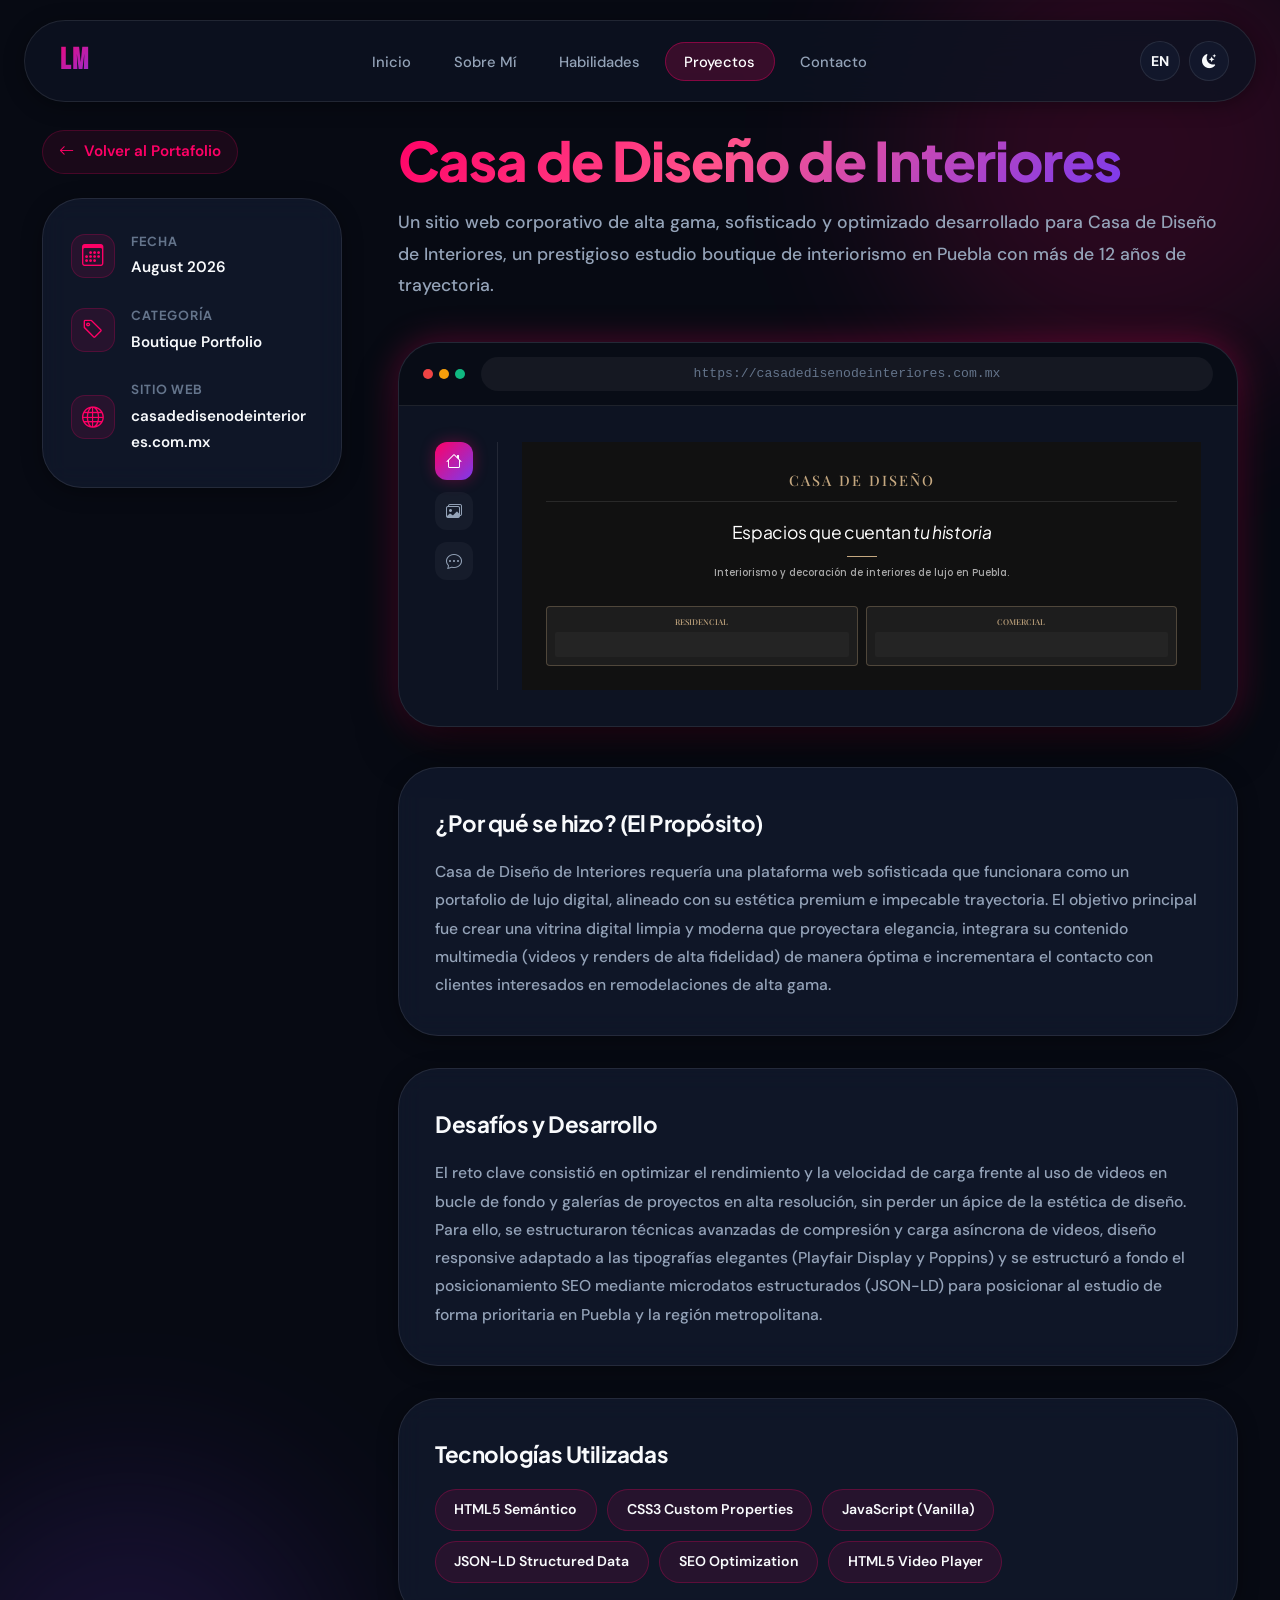
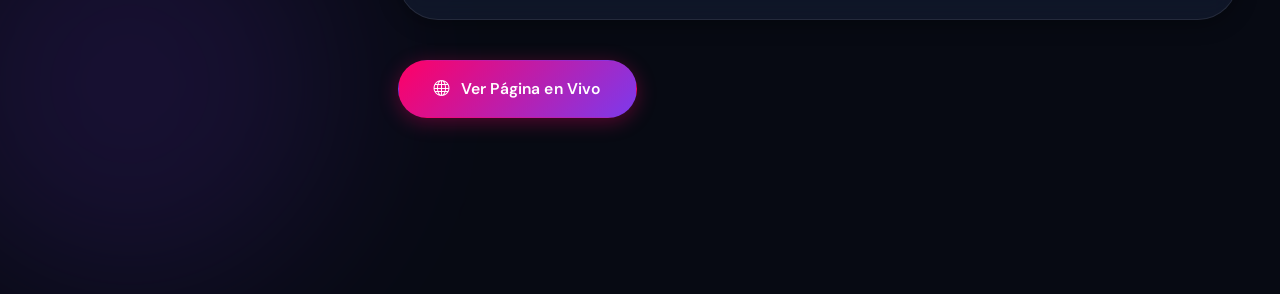
<file: pages/casa-diseno.html>
<!DOCTYPE html>
<html lang="es">

<head>
    <meta charset="UTF-8">
    <meta http-equiv="X-UA-Compatible" content="IE=edge">
    <meta name="viewport" content="width=device-width, initial-scale=1.0">
    <meta name="description"
        content="Explore Casa de Diseño de Interiores, a premium web solution developed by Lazaro Meneses for a luxury interior design boutique studio in Puebla, Mexico.">
    <meta name="robots" content="index,follow,max-image-preview:large,max-snippet:-1">
    <meta name="author" content="Lazaro Meneses">
    <meta name="keywords"
        content="Casa de Diseño de Interiores, interiorismo, Puebla, decoración de lujo, portafolio, Lazaro Meneses, full-stack developer, landing page, HTML, CSS, JavaScript, SEO">
    <link rel="canonical" href="https://lazaromeneses.com/pages/casa-diseno.html">
    <link rel="icon" href="/lazaro-favicon.png?v=3" type="image/png">
    <meta property="og:type" content="website">
    <meta property="og:title"
        content="Casa de Diseño de Interiores | Boutique Interior Design Portal by Lazaro Meneses">
    <meta property="og:description"
        content="Boutique interior design and decor studio website based in Puebla, Mexico. High-performance elegant design, video integration, and optimized SEO structure.">
    <meta property="og:url" content="https://lazaromeneses.com/pages/casa-diseno.html">
    <meta property="og:image" content="https://lazaromeneses.com/lazaro-og-image.png?v=3">
    <meta property="og:image:alt" content="Casa de Diseño de Interiores website by Lazaro Meneses">
    <meta name="twitter:card" content="summary_large_image">
    <meta name="twitter:title"
        content="Casa de Diseño de Interiores | Boutique Interior Design Portal by Lazaro Meneses">
    <meta name="twitter:description"
        content="Boutique interior design and decor studio website based in Puebla, Mexico. High-performance elegant design, video integration, and optimized SEO structure.">
    <meta name="twitter:image" content="https://lazaromeneses.com/lazaro-og-image.png?v=3">
    <title>Casa de Diseño de Interiores | Boutique Interior Design Portal by Lazaro Meneses</title>
    <script type="application/ld+json">
        {
            "@context": "https://schema.org",
            "@type": "CreativeWork",
            "name": "Casa de Diseño de Interiores Web Portal",
            "description": "Boutique interior design and decor studio website based in Puebla, Mexico. Features rich typography, video integrations, custom layouts, and highly-optimized JSON-LD structured SEO data.",
            "url": "./casa-diseno.html",
            "author": {
                "@type": "Person",
                "name": "Lazaro Meneses"
            },
            "keywords": [
                "HTML5",
                "CSS3",
                "JavaScript",
                "SEO",
                "JSON-LD",
                "Responsive Design"
            ]
        }
    </script>

    <!-- Fonts -->
    <link rel="preconnect" href="https://fonts.googleapis.com">
    <link rel="preconnect" href="https://fonts.gstatic.com" crossorigin>
    <link
        href="https://fonts.googleapis.com/css2?family=Bebas+Neue&family=DM+Sans:ital,opsz,wght@0,9..40,400..700;1,9..40,400..700&family=Inter:wght@400;500;600;700;800&family=Playfair+Display:ital,wght@0,400;0,600;1,400&family=Plus+Jakarta+Sans:wght@400;500;600;700;800&family=Poppins:wght@400;500;600;700&display=swap"
        rel="stylesheet">

    <!-- Styles -->
    <link rel="stylesheet" href="../style.css">
    <link rel="stylesheet" href="https://cdn.jsdelivr.net/npm/bootstrap-icons@1.13.1/font/bootstrap-icons.min.css">
</head>

<body>
    <!-- Header -->
    <header id="header">
        <a href="../index.html#hero" class="nav-brand">LM</a>
        <nav class="nav" id="nav">
            <button class="close-menu" id="close" aria-label="Close menu"><i class="bi bi-x-lg"></i></button>
            <ul class="nav-list">
                <li><a href="../index.html#hero" class="nav-link" data-i18n="nav.home">Home</a></li>
                <li><a href="../index.html#about" class="nav-link" data-i18n="nav.about">About</a></li>
                <li><a href="../index.html#skills" class="nav-link" data-i18n="nav.skills">Skills</a></li>
                <li><a href="../index.html#projects" class="nav-link active" data-i18n="nav.projects">Projects</a></li>
                <li><a href="../index.html#contact" class="nav-link" data-i18n="nav.contact">Contact</a></li>
            </ul>
        </nav>
        <div class="header-actions">
            <button class="lang-toggle" id="lang-toggle" aria-label="Change language">ES</button>
            <button class="theme-toggle" id="theme-toggle" aria-label="Toggle theme">
                <i class="bi bi-moon-stars-fill"></i>
            </button>
            <button class="open-menu" id="open" aria-label="Open menu"><i class="bi bi-list"></i></button>
        </div>
    </header>

    <main class="project-landing project-casa">
        <!-- Floating gradient orbs -->
        <div class="hero-orb hero-orb-1"></div>
        <div class="hero-orb hero-orb-2"></div>

        <div class="container">
            <div class="project-grid-layout">
                <!-- Left Sidebar Column: Back navigation & Sticky details -->
                <aside class="project-sidebar-sticky fade-in">
                    <a href="../index.html#projects" class="back-to-portfolio-btn">
                        <i class="bi bi-arrow-left"></i> <span data-i18n="projects.back">Back to Portfolio</span>
                    </a>

                    <div class="project-meta-card">
                        <div class="project-meta-item">
                            <i class="bi bi-calendar3"></i>
                            <div>
                                <h5 data-i18n="projects.dateLabel">Date</h5>
                                <p>August 2026</p>
                            </div>
                        </div>
                        <div class="project-meta-item">
                            <i class="bi bi-tag"></i>
                            <div>
                                <h5 data-i18n="projects.categoryLabel">Category</h5>
                                <p>Boutique Portfolio</p>
                            </div>
                        </div>
                        <div class="project-meta-item">
                            <i class="bi bi-globe"></i>
                            <div>
                                <h5 data-i18n="projects.siteLabel">Website</h5>
                                <p>casadedisenodeinteriores.com.mx</p>
                            </div>
                        </div>
                    </div>
                </aside>

                <!-- Right Column: Case study content -->
                <div class="project-main-column">
                    <!-- Hero Title Header -->
                    <div class="project-hero fade-in">
                        <h1 class="project-title"><span class="gradient-text">Casa de Diseño de Interiores</span></h1>

                        <!-- Mobile Technical Details Card -->
                        <div class="project-meta-mobile">
                            <div class="project-meta-item">
                                <i class="bi bi-calendar3"></i>
                                <div>
                                    <h5 data-i18n="projects.dateLabel">Date</h5>
                                    <p>August 2026</p>
                                </div>
                            </div>
                            <div class="project-meta-item">
                                <i class="bi bi-tag"></i>
                                <div>
                                    <h5 data-i18n="projects.categoryLabel">Category</h5>
                                    <p>Boutique Portfolio</p>
                                </div>
                            </div>
                        </div>

                        <p class="project-desc-intro">
                            Un sitio web corporativo de alta gama, sofisticado y optimizado desarrollado para Casa de
                            Diseño de Interiores, un prestigioso estudio boutique de interiorismo en Puebla con más de
                            12 años de trayectoria.
                        </p>
                    </div>

                    <!-- CSS macOS Browser Window Mockup -->
                    <div class="macbook-mockup fade-in">
                        <div class="macbook-header">
                            <div class="macbook-dots">
                                <div class="macbook-dot red"></div>
                                <div class="macbook-dot yellow"></div>
                                <div class="macbook-dot green"></div>
                            </div>
                            <div class="macbook-address">https://casadedisenodeinteriores.com.mx</div>
                        </div>
                        <div class="macbook-body">
                            <div class="mock-window-content">
                                <div class="mock-sidebar">
                                    <div class="mock-nav-dot active"><i class="bi bi-house"></i></div>
                                    <div class="mock-nav-dot"><i class="bi bi-images"></i></div>
                                    <div class="mock-nav-dot"><i class="bi bi-chat-dots"></i></div>
                                </div>
                                <div class="mock-main"
                                    style="background: #111; color: #fff; padding: 1.5rem; font-family: 'Playfair Display', serif;">
                                    <div class="mock-casa-header"
                                        style="text-align: center; border-bottom: 1px solid rgba(255,255,255,0.1); padding-bottom: 0.5rem; margin-bottom: 1rem;">
                                        <span
                                            style="font-size: 0.9rem; letter-spacing: 2px; text-transform: uppercase; color: #c5a880;">Casa
                                            de Diseño</span>
                                    </div>
                                    <div class="mock-casa-hero" style="text-align: center; margin-bottom: 1.5rem;">
                                        <h5
                                            style="font-size: 1.1rem; margin: 0 0 0.5rem; font-weight: normal; color: #fff;">
                                            Espacios que cuentan <em>tu historia</em></h5>
                                        <div
                                            style="width: 30px; height: 1px; background: #c5a880; margin: 0 auto 0.5rem;">
                                        </div>
                                        <p
                                            style="font-size: 0.6rem; color: #aaa; margin: 0; font-family: 'Poppins', sans-serif;">
                                            Interiorismo y decoración de interiores de lujo en Puebla.</p>
                                    </div>
                                    <div class="mock-casa-gallery"
                                        style="display: grid; grid-template-columns: 1fr 1fr; gap: 0.5rem;">
                                        <div
                                            style="background: rgba(255,255,255,0.05); border: 1px solid rgba(197,168,128,0.3); border-radius: 4px; padding: 0.5rem; text-align: center;">
                                            <span
                                                style="font-size: 0.5rem; color: #c5a880; text-transform: uppercase; display: block; margin-bottom: 0.25rem;">Residencial</span>
                                            <div
                                                style="height: 25px; background: rgba(255,255,255,0.03); border-radius: 2px;">
                                            </div>
                                        </div>
                                        <div
                                            style="background: rgba(255,255,255,0.05); border: 1px solid rgba(197,168,128,0.3); border-radius: 4px; padding: 0.5rem; text-align: center;">
                                            <span
                                                style="font-size: 0.5rem; color: #c5a880; text-transform: uppercase; display: block; margin-bottom: 0.25rem;">Comercial</span>
                                            <div
                                                style="height: 25px; background: rgba(255,255,255,0.03); border-radius: 2px;">
                                            </div>
                                        </div>
                                    </div>
                                </div>
                            </div>
                        </div>
                    </div>

                    <!-- Purpose Section -->
                    <div class="project-section-card fade-in">
                        <h2 data-i18n="projects.purpose">¿Por qué se hizo? (El Propósito)</h2>
                        <p>
                            Casa de Diseño de Interiores requería una plataforma web sofisticada que funcionara como un
                            portafolio de lujo digital, alineado con su estética premium e impecable trayectoria. El
                            objetivo principal fue crear una vitrina digital limpia y moderna que proyectara elegancia,
                            integrara su contenido multimedia (videos y renders de alta fidelidad) de manera óptima e
                            incrementara el contacto con clientes interesados en remodelaciones de alta gama.
                        </p>
                    </div>

                    <!-- Challenges Section -->
                    <div class="project-section-card fade-in">
                        <h2 data-i18n="projects.challenges">Desafíos y Desarrollo</h2>
                        <p>
                            El reto clave consistió en optimizar el rendimiento y la velocidad de carga frente al uso de
                            videos en bucle de fondo y galerías de proyectos en alta resolución, sin perder un ápice de
                            la estética de diseño. Para ello, se estructuraron técnicas avanzadas de compresión y carga
                            asíncrona de videos, diseño responsive adaptado a las tipografías elegantes (Playfair
                            Display y Poppins) y se estructuró a fondo el posicionamiento SEO mediante microdatos
                            estructurados (JSON-LD) para posicionar al estudio de forma prioritaria en Puebla y la
                            región metropolitana.
                        </p>
                    </div>

                    <!-- Technologies Section -->
                    <div class="project-section-card fade-in">
                        <h2 data-i18n="projects.technologies">Tecnologías Utilizadas</h2>
                        <div class="tech-stack-row">
                            <span class="tech-badge">HTML5 Semántico</span>
                            <span class="tech-badge">CSS3 Custom Properties</span>
                            <span class="tech-badge">JavaScript (Vanilla)</span>
                            <span class="tech-badge">JSON-LD Structured Data</span>
                            <span class="tech-badge">SEO Optimization</span>
                            <span class="tech-badge">HTML5 Video Player</span>
                        </div>
                    </div>

                    <!-- Action Buttons footer -->
                    <div class="action-buttons fade-in">
                        <a href="https://casadedisenodeinteriores.com.mx" target="_blank" rel="noopener"
                            class="btn btn-primary">
                            <i class="bi bi-globe"></i> <span data-i18n="projects.livePage">Ver Página en Vivo</span>
                        </a>
                    </div>
                </div>
            </div>
        </div>
    </main>

    <script src="../main.js"></script>
</body>

</html>
</file>
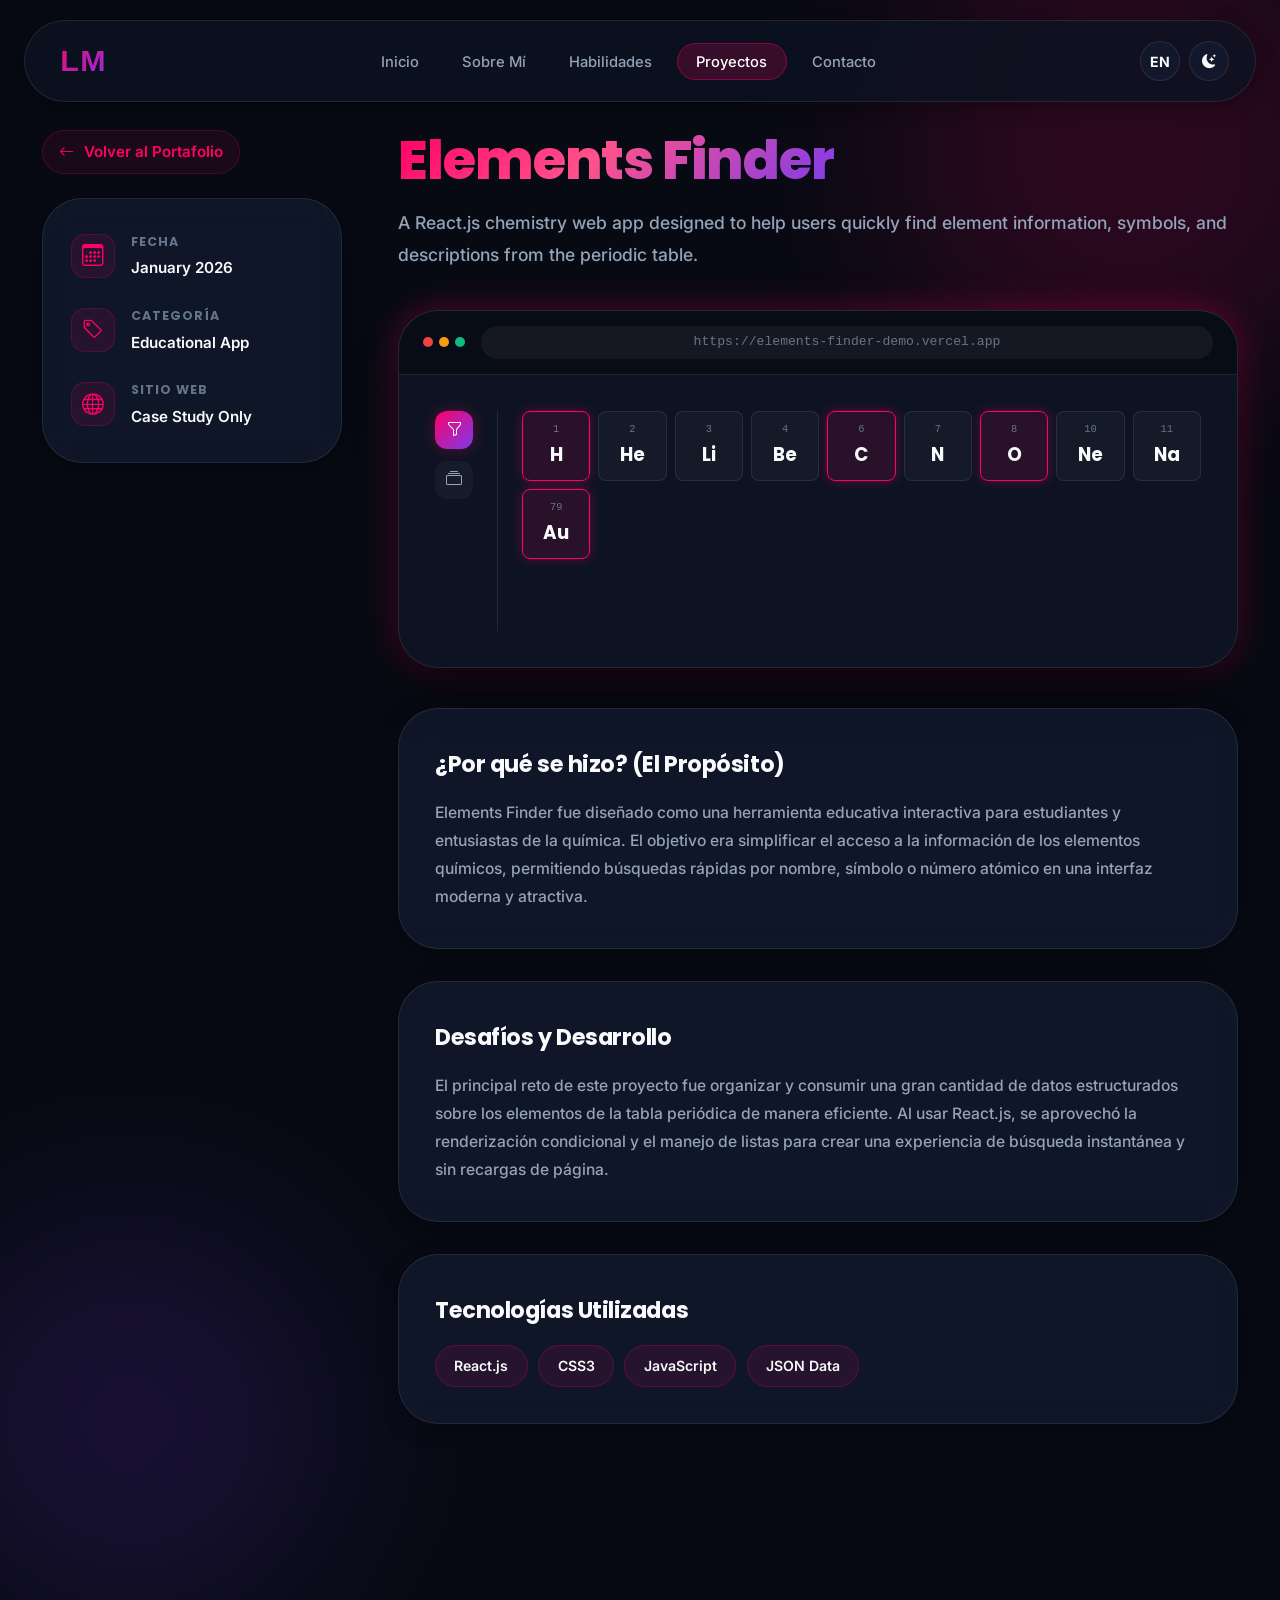
<file: pages/elements-finder.html>
<!DOCTYPE html>
<html lang="en">

<head>
    <meta charset="UTF-8">
    <meta http-equiv="X-UA-Compatible" content="IE=edge">
    <meta name="viewport" content="width=device-width, initial-scale=1.0">
    <meta name="description" content="Discover Elements Finder, an interactive React.js educational app by Lazaro Meneses for searching periodic table elements and learning key chemistry facts quickly.">
    <meta name="robots" content="index,follow,max-image-preview:large,max-snippet:-1">
    <meta name="author" content="Lazaro Meneses">
    <meta name="keywords" content="Elements Finder, chemistry app, React educational app, periodic table app, Lazaro Meneses, React.js, app educativa, web developer, chemistry project, educational web app">
    <link rel="canonical" href="https://lazaromeneses.com/pages/elements-finder.html">
    <link rel="icon" href="/lazaro-favicon.png?v=3" type="image/png">
    <meta property="og:type" content="website">
    <meta property="og:title" content="Elements Finder | React.js Chemistry App by Lazaro Meneses">
    <meta property="og:description" content="An interactive educational app built with React.js to search and explore periodic table elements and chemistry information.">
    <meta property="og:url" content="https://lazaromeneses.com/pages/elements-finder.html">
    <meta property="og:image" content="https://lazaromeneses.com/lazaro-og-image.png?v=3">
    <meta property="og:image:alt" content="Elements Finder chemistry project by Lazaro Meneses">
    <meta name="twitter:card" content="summary_large_image">
    <meta name="twitter:title" content="Elements Finder | React.js Chemistry App by Lazaro Meneses">
    <meta name="twitter:description" content="An interactive educational app built with React.js to search and explore periodic table elements and chemistry information.">
    <meta name="twitter:image" content="https://lazaromeneses.com/lazaro-og-image.png?v=3">
    <title>Elements Finder | React.js Chemistry App by Lazaro Meneses</title>
    <script type="application/ld+json">
        {
            "@context": "https://schema.org",
            "@type": "CreativeWork",
            "name": "Elements Finder",
            "description": "An interactive educational web app for searching the periodic table and learning element facts.",
            "url": "./elements-finder.html",
            "author": {
                "@type": "Person",
                "name": "Lazaro Meneses"
            },
            "keywords": [
                "chemistry",
                "periodic table",
                "React.js",
                "education",
                "portfolio"
            ]
        }
    </script>

    <!-- Fonts -->
    <link rel="preconnect" href="https://fonts.googleapis.com">
    <link rel="preconnect" href="https://fonts.gstatic.com" crossorigin>
    <link href="https://fonts.googleapis.com/css2?family=Inter:wght@300;400;500;600;700;800;900&family=Poppins:wght@300;400;500;600;700&display=swap" rel="stylesheet">

    <!-- Styles -->
    <link rel="stylesheet" href="../style.css">
    <link rel="stylesheet" href="https://cdn.jsdelivr.net/npm/bootstrap-icons@1.13.1/font/bootstrap-icons.min.css">
    
</head>

<body>
    <!-- Header -->
    <header id="header">
        <a href="../index.html#hero" class="nav-brand">LM</a>
        <nav class="nav" id="nav">
            <button class="close-menu" id="close" aria-label="Close menu"><i class="bi bi-x-lg"></i></button>
            <ul class="nav-list">
                <li><a href="../index.html#hero" class="nav-link" data-i18n="nav.home">Home</a></li>
                <li><a href="../index.html#about" class="nav-link" data-i18n="nav.about">About</a></li>
                <li><a href="../index.html#skills" class="nav-link" data-i18n="nav.skills">Skills</a></li>
                <li><a href="../index.html#projects" class="nav-link active" data-i18n="nav.projects">Projects</a></li>
                <li><a href="../index.html#contact" class="nav-link" data-i18n="nav.contact">Contact</a></li>
            </ul>
        </nav>
        <div class="header-actions">
            <button class="lang-toggle" id="lang-toggle" aria-label="Change language">ES</button>
            <button class="theme-toggle" id="theme-toggle" aria-label="Toggle theme">
                <i class="bi bi-moon-stars-fill"></i>
            </button>
            <button class="open-menu" id="open" aria-label="Open menu"><i class="bi bi-list"></i></button>
        </div>
    </header>

    <main class="project-landing">
        <!-- Floating gradient orbs -->
        <div class="hero-orb hero-orb-1"></div>
        <div class="hero-orb hero-orb-2"></div>

        <div class="container">
            <div class="project-grid-layout">
                <!-- Left Sidebar Column: Back navigation & Sticky details -->
                <aside class="project-sidebar-sticky fade-in">
                    <a href="../index.html#projects" class="back-to-portfolio-btn">
                        <i class="bi bi-arrow-left"></i> <span data-i18n="projects.back">Back to Portfolio</span>
                    </a>
                    
                    <div class="project-meta-card">
                        <div class="project-meta-item">
                            <i class="bi bi-calendar3"></i>
                            <div>
                                <h5 data-i18n="projects.dateLabel">Date</h5>
                                <p>January 2026</p>
                            </div>
                        </div>
                        <div class="project-meta-item">
                            <i class="bi bi-tag"></i>
                            <div>
                                <h5 data-i18n="projects.categoryLabel">Category</h5>
                                <p>Educational App</p>
                            </div>
                        </div>
                        <div class="project-meta-item">
                            <i class="bi bi-globe"></i>
                            <div>
                                <h5 data-i18n="projects.siteLabel">Website</h5>
                                <p>Case Study Only</p>
                            </div>
                        </div>
                    </div>
                </aside>

                <!-- Right Column: Case study content -->
                <div class="project-main-column">
                    <!-- Hero Title Header -->
                    <div class="project-hero fade-in">
                        <h1 class="project-title"><span class="gradient-text">Elements Finder</span></h1>
                        
                        <!-- Mobile Technical Details Card -->
                        <div class="project-meta-mobile">
                            <div class="project-meta-item">
                                <i class="bi bi-calendar3"></i>
                                <div>
                                    <h5 data-i18n="projects.dateLabel">Date</h5>
                                    <p>January 2026</p>
                                </div>
                            </div>
                            <div class="project-meta-item">
                                <i class="bi bi-tag"></i>
                                <div>
                                    <h5 data-i18n="projects.categoryLabel">Category</h5>
                                    <p>Educational App</p>
                                </div>
                            </div>
                        </div>
                        
                        <p class="project-desc-intro">
                            A React.js chemistry web app designed to help users quickly find element information, symbols, and descriptions from the periodic table.
                        </p>
                    </div>

                    <!-- CSS macOS Browser Window Mockup -->
                    <div class="macbook-mockup fade-in">
                        <div class="macbook-header">
                            <div class="macbook-dots">
                                <div class="macbook-dot red"></div>
                                <div class="macbook-dot yellow"></div>
                                <div class="macbook-dot green"></div>
                            </div>
                            <div class="macbook-address">https://elements-finder-demo.vercel.app</div>
                        </div>
                        <div class="macbook-body">
                            <div class="mock-window-content">
                                <div class="mock-sidebar">
                                    <div class="mock-nav-dot active"><i class="bi bi-funnel"></i></div>
                                    <div class="mock-nav-dot"><i class="bi bi-collection"></i></div>
                                </div>
                                <div class="mock-main">
                                    <div class="mock-elements-grid">
                                        <div class="mock-element-box active">
                                            <span class="mock-element-num">1</span>
                                            <span class="mock-element-sym">H</span>
                                        </div>
                                        <div class="mock-element-box">
                                            <span class="mock-element-num">2</span>
                                            <span class="mock-element-sym">He</span>
                                        </div>
                                        <div class="mock-element-box">
                                            <span class="mock-element-num">3</span>
                                            <span class="mock-element-sym">Li</span>
                                        </div>
                                        <div class="mock-element-box">
                                            <span class="mock-element-num">4</span>
                                            <span class="mock-element-sym">Be</span>
                                        </div>
                                        <div class="mock-element-box active">
                                            <span class="mock-element-num">6</span>
                                            <span class="mock-element-sym">C</span>
                                        </div>
                                        <div class="mock-element-box">
                                            <span class="mock-element-num">7</span>
                                            <span class="mock-element-sym">N</span>
                                        </div>
                                        <div class="mock-element-box active">
                                            <span class="mock-element-num">8</span>
                                            <span class="mock-element-sym">O</span>
                                        </div>
                                        <div class="mock-element-box">
                                            <span class="mock-element-num">10</span>
                                            <span class="mock-element-sym">Ne</span>
                                        </div>
                                        <div class="mock-element-box">
                                            <span class="mock-element-num">11</span>
                                            <span class="mock-element-sym">Na</span>
                                        </div>
                                        <div class="mock-element-box active">
                                            <span class="mock-element-num">79</span>
                                            <span class="mock-element-sym">Au</span>
                                        </div>
                                    </div>
                                </div>
                            </div>
                        </div>
                    </div>

                    <!-- Purpose Section -->
                    <div class="project-section-card fade-in">
                        <h2 data-i18n="projects.purpose">¿Por qué se hizo? (El Propósito)</h2>
                        <p>
                            Elements Finder fue diseñado como una herramienta educativa interactiva para estudiantes y entusiastas de la química. El objetivo era simplificar el acceso a la información de los elementos químicos, permitiendo búsquedas rápidas por nombre, símbolo o número atómico en una interfaz moderna y atractiva.
                        </p>
                    </div>

                    <!-- Challenges Section -->
                    <div class="project-section-card fade-in">
                        <h2 data-i18n="projects.challenges">Desafíos y Desarrollo</h2>
                        <p>
                            El principal reto de este proyecto fue organizar y consumir una gran cantidad de datos estructurados sobre los elementos de la tabla periódica de manera eficiente. Al usar React.js, se aprovechó la renderización condicional y el manejo de listas para crear una experiencia de búsqueda instantánea y sin recargas de página.
                        </p>
                    </div>

                    <!-- Technologies Section -->
                    <div class="project-section-card fade-in">
                        <h2 data-i18n="projects.technologies">Tecnologías Utilizadas</h2>
                        <div class="tech-stack-row">
                            <span class="tech-badge">React.js</span>
                            <span class="tech-badge">CSS3</span>
                            <span class="tech-badge">JavaScript</span>
                            <span class="tech-badge">JSON Data</span>
                        </div>
                    </div>
                </div>
            </div>
        </div>
    </main>

    <script src="../main.js"></script>
</body>

</html>
</file>
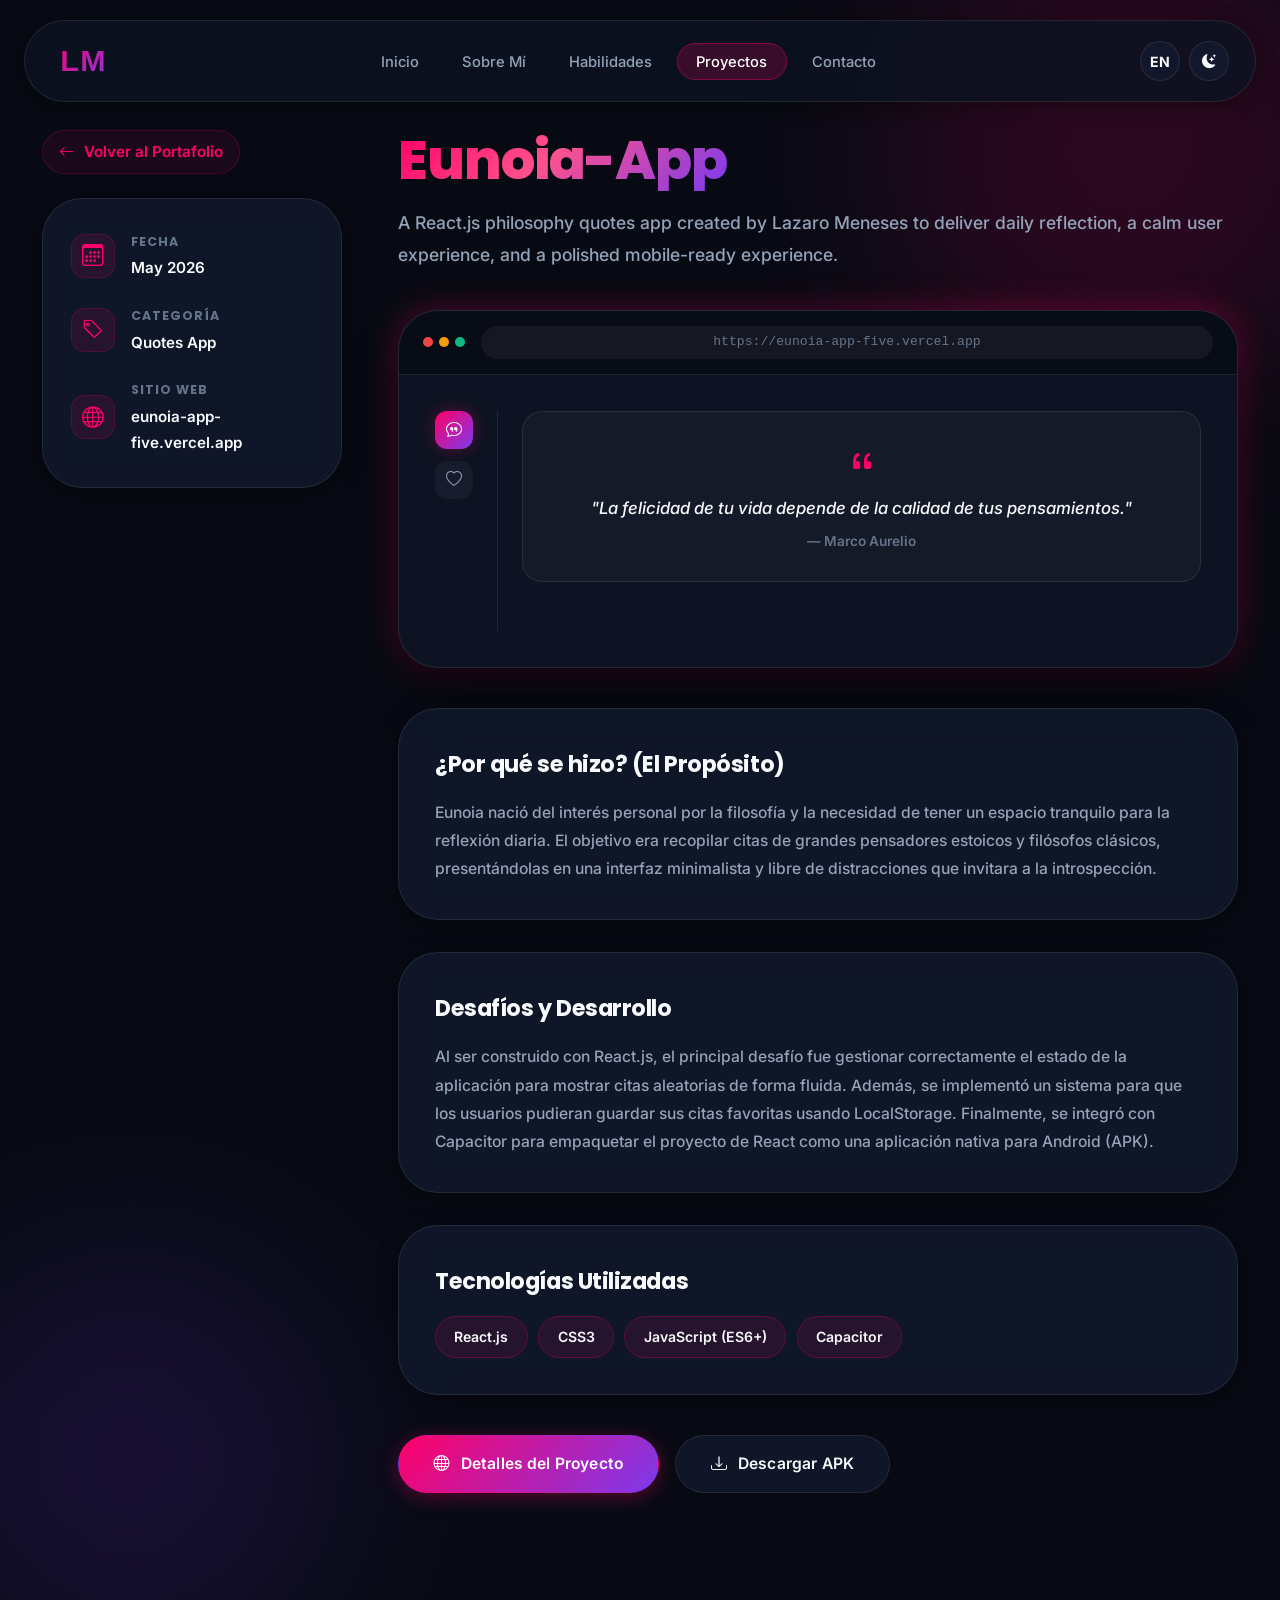
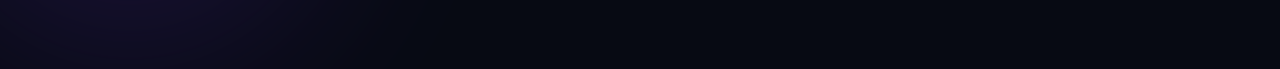
<file: pages/eunoia.html>
<!DOCTYPE html>
<html lang="en">

<head>
    <meta charset="UTF-8">
    <meta http-equiv="X-UA-Compatible" content="IE=edge">
    <meta name="viewport" content="width=device-width, initial-scale=1.0">
    <meta name="description" content="Explore Eunoia-App, a React.js philosophy quotes app built by Lazaro Meneses with local storage, modern UI, and Android APK delivery for daily reflection.">
    <meta name="robots" content="index,follow,max-image-preview:large,max-snippet:-1">
    <meta name="author" content="Lazaro Meneses">
    <meta name="keywords" content="Eunoia App, React quotes app, philosophy app, React.js portfolio, Lazaro Meneses, app de citas, frontend developer, app de reflexión, React app, Android APK, Capacitor">
    <link rel="canonical" href="https://lazaromeneses.com/pages/eunoia.html">
    <link rel="icon" href="/lazaro-favicon.png?v=3" type="image/png">
    <meta property="og:type" content="website">
    <meta property="og:title" content="Eunoia-App | React.js Quotes App & Philosophy Web App by Lazaro Meneses">
    <meta property="og:description" content="A React.js philosophy quotes web app designed for daily reflection, modern UX, and Android APK packaging.">
    <meta property="og:url" content="https://lazaromeneses.com/pages/eunoia.html">
    <meta property="og:image" content="https://lazaromeneses.com/lazaro-og-image.png?v=3">
    <meta property="og:image:alt" content="Eunoia-App philosophy quotes project by Lazaro Meneses">
    <meta name="twitter:card" content="summary_large_image">
    <meta name="twitter:title" content="Eunoia-App | React.js Quotes App & Philosophy Web App by Lazaro Meneses">
    <meta name="twitter:description" content="A React.js philosophy quotes web app designed for daily reflection, modern UX, and Android APK packaging.">
    <meta name="twitter:image" content="https://lazaromeneses.com/lazaro-og-image.png?v=3">
    <title>Eunoia-App | React.js Quotes App & Philosophy Web App by Lazaro Meneses</title>
    <script type="application/ld+json">
        {
            "@context": "https://schema.org",
            "@type": "CreativeWork",
            "name": "Eunoia-App",
            "description": "A React.js philosophy quotes application focused on reflection, elegant UI, and mobile APK delivery.",
            "url": "./eunoia.html",
            "author": {
                "@type": "Person",
                "name": "Lazaro Meneses"
            },
            "keywords": [
                "React.js",
                "quotes app",
                "philosophy",
                "Capacitor",
                "portfolio"
            ]
        }
    </script>

    <!-- Fonts -->
    <link rel="preconnect" href="https://fonts.googleapis.com">
    <link rel="preconnect" href="https://fonts.gstatic.com" crossorigin>
    <link href="https://fonts.googleapis.com/css2?family=Inter:wght@300;400;500;600;700;800;900&family=Poppins:wght@300;400;500;600;700&display=swap" rel="stylesheet">

    <!-- Styles -->
    <link rel="stylesheet" href="../style.css">
    <link rel="stylesheet" href="https://cdn.jsdelivr.net/npm/bootstrap-icons@1.13.1/font/bootstrap-icons.min.css">
    
</head>

<body>
    <!-- Header -->
    <header id="header">
        <a href="../index.html#hero" class="nav-brand">LM</a>
        <nav class="nav" id="nav">
            <button class="close-menu" id="close" aria-label="Close menu"><i class="bi bi-x-lg"></i></button>
            <ul class="nav-list">
                <li><a href="../index.html#hero" class="nav-link" data-i18n="nav.home">Home</a></li>
                <li><a href="../index.html#about" class="nav-link" data-i18n="nav.about">About</a></li>
                <li><a href="../index.html#skills" class="nav-link" data-i18n="nav.skills">Skills</a></li>
                <li><a href="../index.html#projects" class="nav-link active" data-i18n="nav.projects">Projects</a></li>
                <li><a href="../index.html#contact" class="nav-link" data-i18n="nav.contact">Contact</a></li>
            </ul>
        </nav>
        <div class="header-actions">
            <button class="lang-toggle" id="lang-toggle" aria-label="Change language">ES</button>
            <button class="theme-toggle" id="theme-toggle" aria-label="Toggle theme">
                <i class="bi bi-moon-stars-fill"></i>
            </button>
            <button class="open-menu" id="open" aria-label="Open menu"><i class="bi bi-list"></i></button>
        </div>
    </header>

    <main class="project-landing">
        <!-- Floating gradient orbs -->
        <div class="hero-orb hero-orb-1"></div>
        <div class="hero-orb hero-orb-2"></div>

        <div class="container">
            <div class="project-grid-layout">
                <!-- Left Sidebar Column: Back navigation & Sticky details -->
                <aside class="project-sidebar-sticky fade-in">
                    <a href="../index.html#projects" class="back-to-portfolio-btn">
                        <i class="bi bi-arrow-left"></i> <span data-i18n="projects.back">Back to Portfolio</span>
                    </a>
                    
                    <div class="project-meta-card">
                        <div class="project-meta-item">
                            <i class="bi bi-calendar3"></i>
                            <div>
                                <h5 data-i18n="projects.dateLabel">Date</h5>
                                <p>May 2026</p>
                            </div>
                        </div>
                        <div class="project-meta-item">
                            <i class="bi bi-tag"></i>
                            <div>
                                <h5 data-i18n="projects.categoryLabel">Category</h5>
                                <p>Quotes App</p>
                            </div>
                        </div>
                        <div class="project-meta-item">
                            <i class="bi bi-globe"></i>
                            <div>
                                <h5 data-i18n="projects.siteLabel">Website</h5>
                                <p>eunoia-app-five.vercel.app</p>
                            </div>
                        </div>
                    </div>
                </aside>

                <!-- Right Column: Case study content -->
                <div class="project-main-column">
                    <!-- Hero Title Header -->
                    <div class="project-hero fade-in">
                        <h1 class="project-title"><span class="gradient-text">Eunoia-App</span></h1>
                        
                        <!-- Mobile Technical Details Card -->
                        <div class="project-meta-mobile">
                            <div class="project-meta-item">
                                <i class="bi bi-calendar3"></i>
                                <div>
                                    <h5 data-i18n="projects.dateLabel">Date</h5>
                                    <p>May 2026</p>
                                </div>
                            </div>
                            <div class="project-meta-item">
                                <i class="bi bi-tag"></i>
                                <div>
                                    <h5 data-i18n="projects.categoryLabel">Category</h5>
                                    <p>Quotes App</p>
                                </div>
                            </div>
                        </div>
                        
                        <p class="project-desc-intro">
                            A React.js philosophy quotes app created by Lazaro Meneses to deliver daily reflection, a calm user experience, and a polished mobile-ready experience.
                        </p>
                    </div>

                    <!-- CSS macOS Browser Window Mockup -->
                    <div class="macbook-mockup fade-in">
                        <div class="macbook-header">
                            <div class="macbook-dots">
                                <div class="macbook-dot red"></div>
                                <div class="macbook-dot yellow"></div>
                                <div class="macbook-dot green"></div>
                            </div>
                            <div class="macbook-address">https://eunoia-app-five.vercel.app</div>
                        </div>
                        <div class="macbook-body">
                            <div class="mock-window-content">
                                <div class="mock-sidebar">
                                    <div class="mock-nav-dot active"><i class="bi bi-chat-quote"></i></div>
                                    <div class="mock-nav-dot"><i class="bi bi-heart"></i></div>
                                </div>
                                <div class="mock-main">
                                    <div class="mock-quote-box">
                                        <i class="bi bi-quote mock-quote-icon"></i>
                                        <p class="mock-quote-text">"La felicidad de tu vida depende de la calidad de tus pensamientos."</p>
                                        <span class="mock-quote-author">— Marco Aurelio</span>
                                    </div>
                                </div>
                            </div>
                        </div>
                    </div>

                    <!-- Purpose Section -->
                    <div class="project-section-card fade-in">
                        <h2 data-i18n="projects.purpose">¿Por qué se hizo? (El Propósito)</h2>
                        <p>
                            Eunoia nació del interés personal por la filosofía y la necesidad de tener un espacio tranquilo para la reflexión diaria. El objetivo era recopilar citas de grandes pensadores estoicos y filósofos clásicos, presentándolas en una interfaz minimalista y libre de distracciones que invitara a la introspección.
                        </p>
                    </div>

                    <!-- Challenges Section -->
                    <div class="project-section-card fade-in">
                        <h2 data-i18n="projects.challenges">Desafíos y Desarrollo</h2>
                        <p>
                            Al ser construido con React.js, el principal desafío fue gestionar correctamente el estado de la aplicación para mostrar citas aleatorias de forma fluida. Además, se implementó un sistema para que los usuarios pudieran guardar sus citas favoritas usando LocalStorage. Finalmente, se integró con Capacitor para empaquetar el proyecto de React como una aplicación nativa para Android (APK).
                        </p>
                    </div>

                    <!-- Technologies Section -->
                    <div class="project-section-card fade-in">
                        <h2 data-i18n="projects.technologies">Tecnologías Utilizadas</h2>
                        <div class="tech-stack-row">
                            <span class="tech-badge">React.js</span>
                            <span class="tech-badge">CSS3</span>
                            <span class="tech-badge">JavaScript (ES6+)</span>
                            <span class="tech-badge">Capacitor</span>
                        </div>
                    </div>

                    <!-- Action Buttons footer -->
                    <div class="action-buttons fade-in">
                        <a href="https://eunoia-app-five.vercel.app" target="_blank" rel="noopener" class="btn btn-primary">
                            <i class="bi bi-globe"></i> <span data-i18n="projects.liveDemo">Ver Demo en Vivo</span>
                        </a>
                        <a href="../Apks/Eunoia App_1.0.1.apk" class="btn btn-outline">
                            <i class="bi bi-download"></i> <span data-i18n="projects.downloadApk">Descargar APK</span>
                        </a>
                    </div>
                </div>
            </div>
        </div>
    </main>

    <script src="../main.js"></script>
</body>

</html>
</file>
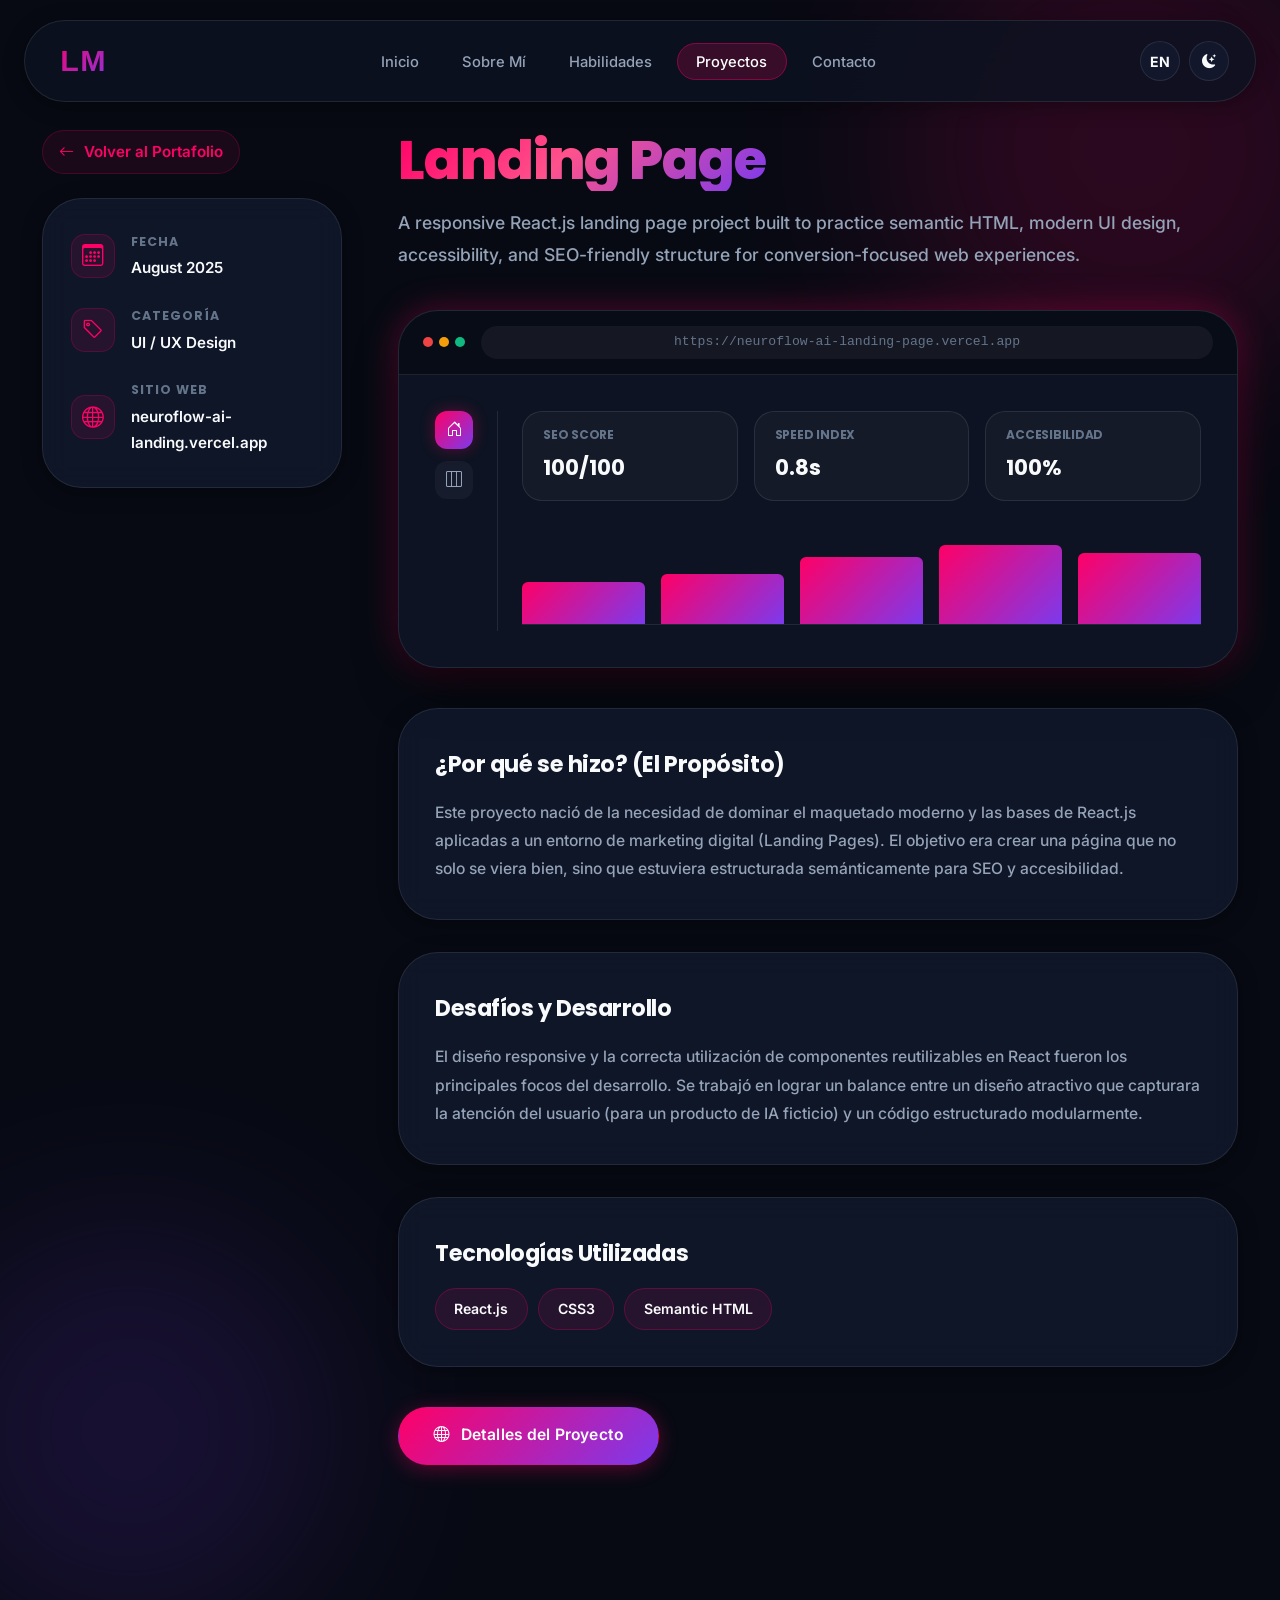
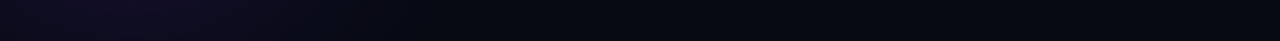
<file: pages/landing-page.html>
<!DOCTYPE html>
<html lang="en">

<head>
    <meta charset="UTF-8">
    <meta http-equiv="X-UA-Compatible" content="IE=edge">
    <meta name="viewport" content="width=device-width, initial-scale=1.0">
    <meta name="description" content="View the Landing Page project by Lazaro Meneses, a semantic and responsive React.js landing page built with modern UI principles, accessibility, and SEO-friendly structure.">
    <meta name="robots" content="index,follow,max-image-preview:large,max-snippet:-1">
    <meta name="author" content="Lazaro Meneses">
    <meta name="keywords" content="landing page project, React landing page, semantic HTML, UI UX project, Lazaro Meneses, diseño responsivo, página de aterrizaje, front-end developer, SEO landing page, React.js portfolio">
    <link rel="canonical" href="https://lazaromeneses.com/pages/landing-page.html">
    <link rel="icon" href="/lazaro-favicon.png?v=3" type="image/png">
    <meta property="og:type" content="website">
    <meta property="og:title" content="Landing Page Project | React.js SEO-Friendly UI Case Study by Lazaro Meneses">
    <meta property="og:description" content="A responsive React.js landing page project focused on semantic HTML, clean UI, and SEO-friendly architecture.">
    <meta property="og:url" content="https://lazaromeneses.com/pages/landing-page.html">
    <meta property="og:image" content="https://lazaromeneses.com/lazaro-og-image.png?v=3">
    <meta property="og:image:alt" content="Landing page project by Lazaro Meneses">
    <meta name="twitter:card" content="summary_large_image">
    <meta name="twitter:title" content="Landing Page Project | React.js SEO-Friendly UI Case Study by Lazaro Meneses">
    <meta name="twitter:description" content="A responsive React.js landing page project focused on semantic HTML, clean UI, and SEO-friendly architecture.">
    <meta name="twitter:image" content="https://lazaromeneses.com/lazaro-og-image.png?v=3">
    <title>Landing Page Project | React.js SEO-Friendly UI Case Study by Lazaro Meneses</title>
    <script type="application/ld+json">
        {
            "@context": "https://schema.org",
            "@type": "CreativeWork",
            "name": "Landing Page",
            "description": "A semantic and responsive landing page project built with React.js and polished UI practices.",
            "url": "./landing-page.html",
            "author": {
                "@type": "Person",
                "name": "Lazaro Meneses"
            },
            "keywords": [
                "landing page",
                "React.js",
                "semantic HTML",
                "portfolio"
            ]
        }
    </script>

    <!-- Fonts -->
    <link rel="preconnect" href="https://fonts.googleapis.com">
    <link rel="preconnect" href="https://fonts.gstatic.com" crossorigin>
    <link href="https://fonts.googleapis.com/css2?family=Inter:wght@300;400;500;600;700;800;900&family=Poppins:wght@300;400;500;600;700&display=swap" rel="stylesheet">

    <!-- Styles -->
    <link rel="stylesheet" href="../style.css">
    <link rel="stylesheet" href="https://cdn.jsdelivr.net/npm/bootstrap-icons@1.13.1/font/bootstrap-icons.min.css">
    
</head>

<body>
    <!-- Header -->
    <header id="header">
        <a href="../index.html#hero" class="nav-brand">LM</a>
        <nav class="nav" id="nav">
            <button class="close-menu" id="close" aria-label="Close menu"><i class="bi bi-x-lg"></i></button>
            <ul class="nav-list">
                <li><a href="../index.html#hero" class="nav-link" data-i18n="nav.home">Home</a></li>
                <li><a href="../index.html#about" class="nav-link" data-i18n="nav.about">About</a></li>
                <li><a href="../index.html#skills" class="nav-link" data-i18n="nav.skills">Skills</a></li>
                <li><a href="../index.html#projects" class="nav-link active" data-i18n="nav.projects">Projects</a></li>
                <li><a href="../index.html#contact" class="nav-link" data-i18n="nav.contact">Contact</a></li>
            </ul>
        </nav>
        <div class="header-actions">
            <button class="lang-toggle" id="lang-toggle" aria-label="Change language">ES</button>
            <button class="theme-toggle" id="theme-toggle" aria-label="Toggle theme">
                <i class="bi bi-moon-stars-fill"></i>
            </button>
            <button class="open-menu" id="open" aria-label="Open menu"><i class="bi bi-list"></i></button>
        </div>
    </header>

    <main class="project-landing">
        <!-- Floating gradient orbs -->
        <div class="hero-orb hero-orb-1"></div>
        <div class="hero-orb hero-orb-2"></div>

        <div class="container">
            <div class="project-grid-layout">
                <!-- Left Sidebar Column: Back navigation & Sticky details -->
                <aside class="project-sidebar-sticky fade-in">
                    <a href="../index.html#projects" class="back-to-portfolio-btn">
                        <i class="bi bi-arrow-left"></i> <span data-i18n="projects.back">Back to Portfolio</span>
                    </a>
                    
                    <div class="project-meta-card">
                        <div class="project-meta-item">
                            <i class="bi bi-calendar3"></i>
                            <div>
                                <h5 data-i18n="projects.dateLabel">Date</h5>
                                <p>August 2025</p>
                            </div>
                        </div>
                        <div class="project-meta-item">
                            <i class="bi bi-tag"></i>
                            <div>
                                <h5 data-i18n="projects.categoryLabel">Category</h5>
                                <p>UI / UX Design</p>
                            </div>
                        </div>
                        <div class="project-meta-item">
                            <i class="bi bi-globe"></i>
                            <div>
                                <h5 data-i18n="projects.siteLabel">Website</h5>
                                <p>neuroflow-ai-landing.vercel.app</p>
                            </div>
                        </div>
                    </div>
                </aside>

                <!-- Right Column: Case study content -->
                <div class="project-main-column">
                    <!-- Hero Title Header -->
                    <div class="project-hero fade-in">
                        <h1 class="project-title"><span class="gradient-text">Landing Page</span></h1>
                        
                        <!-- Mobile Technical Details Card -->
                        <div class="project-meta-mobile">
                            <div class="project-meta-item">
                                <i class="bi bi-calendar3"></i>
                                <div>
                                    <h5 data-i18n="projects.dateLabel">Date</h5>
                                    <p>August 2025</p>
                                </div>
                            </div>
                            <div class="project-meta-item">
                                <i class="bi bi-tag"></i>
                                <div>
                                    <h5 data-i18n="projects.categoryLabel">Category</h5>
                                    <p>UI / UX Design</p>
                                </div>
                            </div>
                        </div>
                        
                        <p class="project-desc-intro">
                            A responsive React.js landing page project built to practice semantic HTML, modern UI design, accessibility, and SEO-friendly structure for conversion-focused web experiences.
                        </p>
                    </div>

                    <!-- CSS macOS Browser Window Mockup -->
                    <div class="macbook-mockup fade-in">
                        <div class="macbook-header">
                            <div class="macbook-dots">
                                <div class="macbook-dot red"></div>
                                <div class="macbook-dot yellow"></div>
                                <div class="macbook-dot green"></div>
                            </div>
                            <div class="macbook-address">https://neuroflow-ai-landing-page.vercel.app</div>
                        </div>
                        <div class="macbook-body">
                            <div class="mock-window-content">
                                <div class="mock-sidebar">
                                    <div class="mock-nav-dot active"><i class="bi bi-house-door"></i></div>
                                    <div class="mock-nav-dot"><i class="bi bi-layout-three-columns"></i></div>
                                </div>
                                <div class="mock-main">
                                    <div class="mock-vox-dashboard">
                                        <div class="mock-stats-row">
                                            <div class="mock-stat-card">
                                                <h6 class="mock-stat-title">SEO Score</h6>
                                                <span class="mock-stat-val">100/100</span>
                                            </div>
                                            <div class="mock-stat-card">
                                                <h6 class="mock-stat-title">Speed Index</h6>
                                                <span class="mock-stat-val">0.8s</span>
                                            </div>
                                            <div class="mock-stat-card">
                                                <h6 class="mock-stat-title">Accesibilidad</h6>
                                                <span class="mock-stat-val">100%</span>
                                            </div>
                                        </div>
                                        <div class="mock-chart-container">
                                            <div class="mock-chart-bar" style="--height: 50%; background: var(--gradient);"></div>
                                            <div class="mock-chart-bar" style="--height: 60%; background: var(--gradient);"></div>
                                            <div class="mock-chart-bar" style="--height: 80%; background: var(--gradient);"></div>
                                            <div class="mock-chart-bar" style="--height: 95%; background: var(--gradient);"></div>
                                            <div class="mock-chart-bar" style="--height: 85%; background: var(--gradient);"></div>
                                        </div>
                                    </div>
                                </div>
                            </div>
                        </div>
                    </div>

                    <!-- Purpose Section -->
                    <div class="project-section-card fade-in">
                        <h2 data-i18n="projects.purpose">¿Por qué se hizo? (El Propósito)</h2>
                        <p>
                            Este proyecto nació de la necesidad de dominar el maquetado moderno y las bases de React.js aplicadas a un entorno de marketing digital (Landing Pages). El objetivo era crear una página que no solo se viera bien, sino que estuviera estructurada semánticamente para SEO y accesibilidad.
                        </p>
                    </div>

                    <!-- Challenges Section -->
                    <div class="project-section-card fade-in">
                        <h2 data-i18n="projects.challenges">Desafíos y Desarrollo</h2>
                        <p>
                            El diseño responsive y la correcta utilización de componentes reutilizables en React fueron los principales focos del desarrollo. Se trabajó en lograr un balance entre un diseño atractivo que capturara la atención del usuario (para un producto de IA ficticio) y un código estructurado modularmente.
                        </p>
                    </div>

                    <!-- Technologies Section -->
                    <div class="project-section-card fade-in">
                        <h2 data-i18n="projects.technologies">Tecnologías Utilizadas</h2>
                        <div class="tech-stack-row">
                            <span class="tech-badge">React.js</span>
                            <span class="tech-badge">CSS3</span>
                            <span class="tech-badge">Semantic HTML</span>
                        </div>
                    </div>

                    <!-- Action Buttons footer -->
                    <div class="action-buttons fade-in">
                        <a href="https://neuroflow-ai-landing-page.vercel.app" target="_blank" rel="noopener" class="btn btn-primary">
                            <i class="bi bi-globe"></i> <span data-i18n="projects.liveDemo">Ver Demo en Vivo</span>
                        </a>
                    </div>
                </div>
            </div>
        </div>
    </main>

    <script src="../main.js"></script>
</body>

</html>
</file>
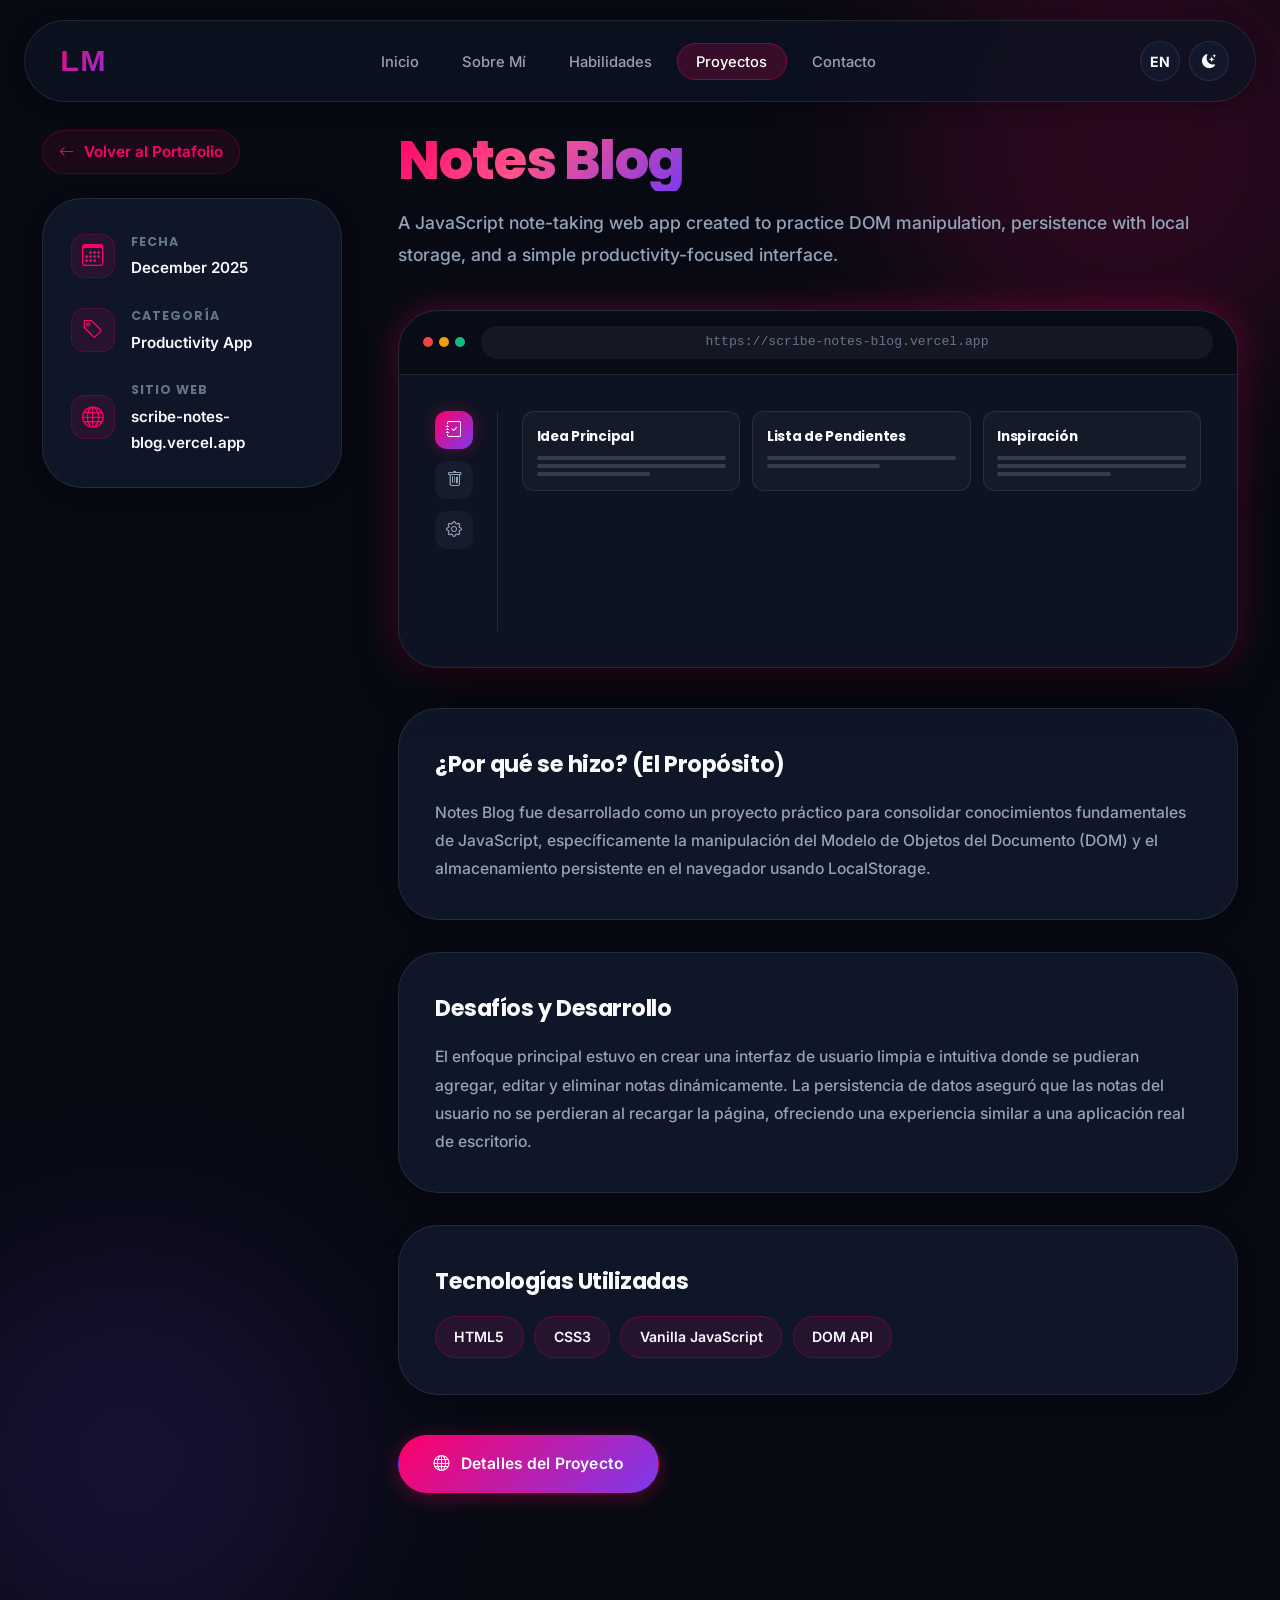
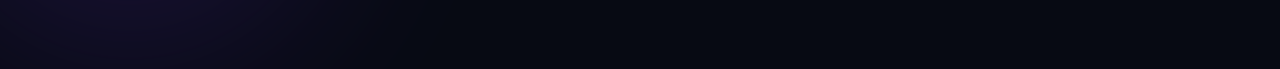
<file: pages/notes-blog.html>
<!DOCTYPE html>
<html lang="en">

<head>
    <meta charset="UTF-8">
    <meta http-equiv="X-UA-Compatible" content="IE=edge">
    <meta name="viewport" content="width=device-width, initial-scale=1.0">
    <meta name="description" content="Check out Notes Blog, a JavaScript productivity app built by Lazaro Meneses to practice DOM manipulation, local storage, and clean note-taking interactions.">
    <meta name="robots" content="index,follow,max-image-preview:large,max-snippet:-1">
    <meta name="author" content="Lazaro Meneses">
    <meta name="keywords" content="notes app, JavaScript notes, local storage app, productivity project, Lazaro Meneses, app de notas, DOM manipulation, frontend developer, vanilla JavaScript notes, web productivity app">
    <link rel="canonical" href="https://lazaromeneses.com/pages/notes-blog.html">
    <link rel="icon" href="/lazaro-favicon.png?v=3" type="image/png">
    <meta property="og:type" content="website">
    <meta property="og:title" content="Notes Blog | JavaScript Productivity App by Lazaro Meneses">
    <meta property="og:description" content="A practical note-taking web app built with JavaScript and local storage to create a simple productivity experience.">
    <meta property="og:url" content="https://lazaromeneses.com/pages/notes-blog.html">
    <meta property="og:image" content="https://lazaromeneses.com/lazaro-og-image.png?v=3">
    <meta property="og:image:alt" content="Notes Blog productivity app by Lazaro Meneses">
    <meta name="twitter:card" content="summary_large_image">
    <meta name="twitter:title" content="Notes Blog | JavaScript Productivity App by Lazaro Meneses">
    <meta name="twitter:description" content="A practical note-taking web app built with JavaScript and local storage to create a simple productivity experience.">
    <meta name="twitter:image" content="https://lazaromeneses.com/lazaro-og-image.png?v=3">
    <title>Notes Blog | JavaScript Productivity App by Lazaro Meneses</title>
    <script type="application/ld+json">
        {
            "@context": "https://schema.org",
            "@type": "CreativeWork",
            "name": "Notes Blog",
            "description": "A practical note-taking web app built with JavaScript to practice DOM manipulation and local storage.",
            "url": "./notes-blog.html",
            "author": {
                "@type": "Person",
                "name": "Lazaro Meneses"
            },
            "keywords": [
                "notes app",
                "JavaScript",
                "local storage",
                "productivity",
                "portfolio"
            ]
        }
    </script>

    <!-- Fonts -->
    <link rel="preconnect" href="https://fonts.googleapis.com">
    <link rel="preconnect" href="https://fonts.gstatic.com" crossorigin>
    <link href="https://fonts.googleapis.com/css2?family=Inter:wght@300;400;500;600;700;800;900&family=Poppins:wght@300;400;500;600;700&display=swap" rel="stylesheet">

    <!-- Styles -->
    <link rel="stylesheet" href="../style.css">
    <link rel="stylesheet" href="https://cdn.jsdelivr.net/npm/bootstrap-icons@1.13.1/font/bootstrap-icons.min.css">
    
</head>

<body>
    <!-- Header -->
    <header id="header">
        <a href="../index.html#hero" class="nav-brand">LM</a>
        <nav class="nav" id="nav">
            <button class="close-menu" id="close" aria-label="Close menu"><i class="bi bi-x-lg"></i></button>
            <ul class="nav-list">
                <li><a href="../index.html#hero" class="nav-link" data-i18n="nav.home">Home</a></li>
                <li><a href="../index.html#about" class="nav-link" data-i18n="nav.about">About</a></li>
                <li><a href="../index.html#skills" class="nav-link" data-i18n="nav.skills">Skills</a></li>
                <li><a href="../index.html#projects" class="nav-link active" data-i18n="nav.projects">Projects</a></li>
                <li><a href="../index.html#contact" class="nav-link" data-i18n="nav.contact">Contact</a></li>
            </ul>
        </nav>
        <div class="header-actions">
            <button class="lang-toggle" id="lang-toggle" aria-label="Change language">ES</button>
            <button class="theme-toggle" id="theme-toggle" aria-label="Toggle theme">
                <i class="bi bi-moon-stars-fill"></i>
            </button>
            <button class="open-menu" id="open" aria-label="Open menu"><i class="bi bi-list"></i></button>
        </div>
    </header>

    <main class="project-landing">
        <!-- Floating gradient orbs -->
        <div class="hero-orb hero-orb-1"></div>
        <div class="hero-orb hero-orb-2"></div>

        <div class="container">
            <div class="project-grid-layout">
                <!-- Left Sidebar Column: Back navigation & Sticky details -->
                <aside class="project-sidebar-sticky fade-in">
                    <a href="../index.html#projects" class="back-to-portfolio-btn">
                        <i class="bi bi-arrow-left"></i> <span data-i18n="projects.back">Back to Portfolio</span>
                    </a>
                    
                    <div class="project-meta-card">
                        <div class="project-meta-item">
                            <i class="bi bi-calendar3"></i>
                            <div>
                                <h5 data-i18n="projects.dateLabel">Date</h5>
                                <p>December 2025</p>
                            </div>
                        </div>
                        <div class="project-meta-item">
                            <i class="bi bi-tag"></i>
                            <div>
                                <h5 data-i18n="projects.categoryLabel">Category</h5>
                                <p>Productivity App</p>
                            </div>
                        </div>
                        <div class="project-meta-item">
                            <i class="bi bi-globe"></i>
                            <div>
                                <h5 data-i18n="projects.siteLabel">Website</h5>
                                <p>scribe-notes-blog.vercel.app</p>
                            </div>
                        </div>
                    </div>
                </aside>

                <!-- Right Column: Case study content -->
                <div class="project-main-column">
                    <!-- Hero Title Header -->
                    <div class="project-hero fade-in">
                        <h1 class="project-title"><span class="gradient-text">Notes Blog</span></h1>
                        
                        <!-- Mobile Technical Details Card -->
                        <div class="project-meta-mobile">
                            <div class="project-meta-item">
                                <i class="bi bi-calendar3"></i>
                                <div>
                                    <h5 data-i18n="projects.dateLabel">Date</h5>
                                    <p>December 2025</p>
                                </div>
                            </div>
                            <div class="project-meta-item">
                                <i class="bi bi-tag"></i>
                                <div>
                                    <h5 data-i18n="projects.categoryLabel">Category</h5>
                                    <p>Productivity App</p>
                                </div>
                            </div>
                        </div>
                        
                        <p class="project-desc-intro">
                            A JavaScript note-taking web app created to practice DOM manipulation, persistence with local storage, and a simple productivity-focused interface.
                        </p>
                    </div>

                    <!-- CSS macOS Browser Window Mockup -->
                    <div class="macbook-mockup fade-in">
                        <div class="macbook-header">
                            <div class="macbook-dots">
                                <div class="macbook-dot red"></div>
                                <div class="macbook-dot yellow"></div>
                                <div class="macbook-dot green"></div>
                            </div>
                            <div class="macbook-address">https://scribe-notes-blog.vercel.app</div>
                        </div>
                        <div class="macbook-body">
                            <div class="mock-window-content">
                                <div class="mock-sidebar">
                                    <div class="mock-nav-dot active"><i class="bi bi-journal-check"></i></div>
                                    <div class="mock-nav-dot"><i class="bi bi-trash"></i></div>
                                    <div class="mock-nav-dot"><i class="bi bi-gear"></i></div>
                                </div>
                                <div class="mock-main">
                                    <div class="mock-notes-grid">
                                        <div class="mock-note-card c1">
                                            <h6 class="mock-note-title">Idea Principal</h6>
                                            <div class="mock-note-lines">
                                                <div class="mock-note-line"></div>
                                                <div class="mock-note-line"></div>
                                                <div class="mock-note-line half"></div>
                                            </div>
                                        </div>
                                        <div class="mock-note-card c2">
                                            <h6 class="mock-note-title">Lista de Pendientes</h6>
                                            <div class="mock-note-lines">
                                                <div class="mock-note-line"></div>
                                                <div class="mock-note-line half"></div>
                                            </div>
                                        </div>
                                        <div class="mock-note-card c3">
                                            <h6 class="mock-note-title">Inspiración</h6>
                                            <div class="mock-note-lines">
                                                <div class="mock-note-line"></div>
                                                <div class="mock-note-line"></div>
                                                <div class="mock-note-line half"></div>
                                            </div>
                                        </div>
                                    </div>
                                </div>
                            </div>
                        </div>
                    </div>

                    <!-- Purpose Section -->
                    <div class="project-section-card fade-in">
                        <h2 data-i18n="projects.purpose">¿Por qué se hizo? (El Propósito)</h2>
                        <p>
                            Notes Blog fue desarrollado como un proyecto práctico para consolidar conocimientos fundamentales de JavaScript, específicamente la manipulación del Modelo de Objetos del Documento (DOM) y el almacenamiento persistente en el navegador usando LocalStorage.
                        </p>
                    </div>

                    <!-- Challenges Section -->
                    <div class="project-section-card fade-in">
                        <h2 data-i18n="projects.challenges">Desafíos y Desarrollo</h2>
                        <p>
                            El enfoque principal estuvo en crear una interfaz de usuario limpia e intuitiva donde se pudieran agregar, editar y eliminar notas dinámicamente. La persistencia de datos aseguró que las notas del usuario no se perdieran al recargar la página, ofreciendo una experiencia similar a una aplicación real de escritorio.
                        </p>
                    </div>

                    <!-- Technologies Section -->
                    <div class="project-section-card fade-in">
                        <h2 data-i18n="projects.technologies">Tecnologías Utilizadas</h2>
                        <div class="tech-stack-row">
                            <span class="tech-badge">HTML5</span>
                            <span class="tech-badge">CSS3</span>
                            <span class="tech-badge">Vanilla JavaScript</span>
                            <span class="tech-badge">DOM API</span>
                        </div>
                    </div>

                    <!-- Action Buttons footer -->
                    <div class="action-buttons fade-in">
                        <a href="https://scribe-notes-blog.vercel.app" target="_blank" rel="noopener" class="btn btn-primary">
                            <i class="bi bi-globe"></i> <span data-i18n="projects.liveDemo">Ver Demo en Vivo</span>
                        </a>
                    </div>
                </div>
            </div>
        </div>
    </main>

    <script src="../main.js"></script>
</body>

</html>
</file>
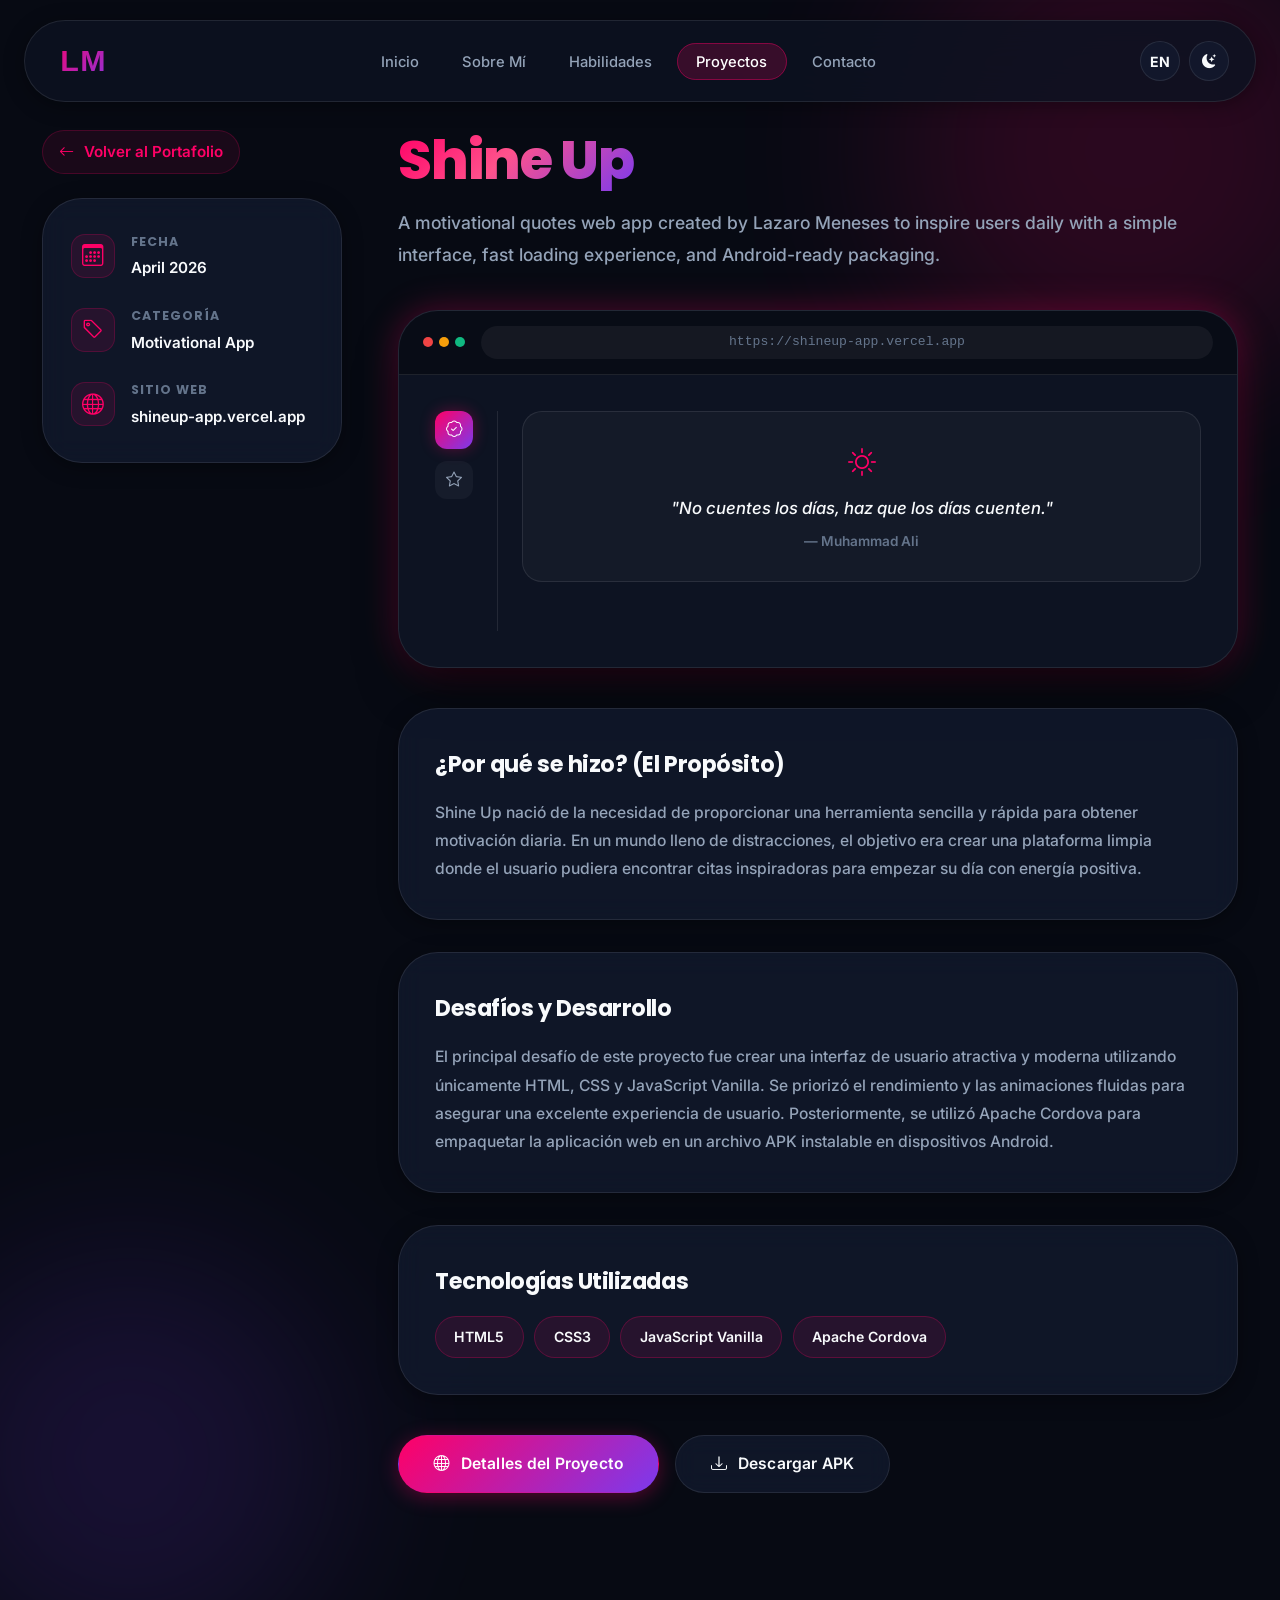
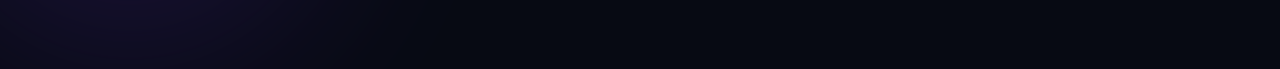
<file: pages/shineup.html>
<!DOCTYPE html>
<html lang="en">

<head>
    <meta charset="UTF-8">
    <meta http-equiv="X-UA-Compatible" content="IE=edge">
    <meta name="viewport" content="width=device-width, initial-scale=1.0">
    <meta name="description"
        content="Explore Shine Up, a motivational quotes web app built with HTML, CSS, and JavaScript by Lazaro Meneses, later packaged as an Android app for daily inspiration.">
    <meta name="robots" content="index,follow,max-image-preview:large,max-snippet:-1">
    <meta name="author" content="Lazaro Meneses">
    <meta name="keywords"
        content="Shine Up, motivational app, quotes app, JavaScript app, Lazaro Meneses, app motivacional, frontend developer, web app inspiration, Cordova APK, proyecto web">
    <link rel="canonical" href="https://lazaromeneses.com/pages/shineup.html">
    <link rel="icon" href="/lazaro-favicon.png?v=3" type="image/png">
    <meta property="og:type" content="website">
    <meta property="og:title" content="Shine Up | Motivational Quotes Web App by Lazaro Meneses">
    <meta property="og:description"
        content="A motivational quotes web app built with HTML, CSS, and JavaScript for daily inspiration and mobile packaging.">
    <meta property="og:url" content="https://lazaromeneses.com/pages/shineup.html">
    <meta property="og:image" content="https://lazaromeneses.com/lazaro-og-image.png?v=3">
    <meta property="og:image:alt" content="Shine Up motivational quotes app by Lazaro Meneses">
    <meta name="twitter:card" content="summary_large_image">
    <meta name="twitter:title" content="Shine Up | Motivational Quotes Web App by Lazaro Meneses">
    <meta name="twitter:description"
        content="A motivational quotes web app built with HTML, CSS, and JavaScript for daily inspiration and mobile packaging.">
    <meta name="twitter:image" content="https://lazaromeneses.com/lazaro-og-image.png?v=3">
    <title>Shine Up | Motivational Quotes Web App by Lazaro Meneses</title>
    <script type="application/ld+json">
        {
            "@context": "https://schema.org",
            "@type": "CreativeWork",
            "name": "Shine Up",
            "description": "A motivational quotes application crafted to inspire users with a clean and polished interface.",
            "url": "./shineup.html",
            "author": {
                "@type": "Person",
                "name": "Lazaro Meneses"
            },
            "keywords": [
                "motivational app",
                "quotes",
                "JavaScript",
                "Cordova",
                "portfolio"
            ]
        }
    </script>

    <!-- Fonts -->
    <link rel="preconnect" href="https://fonts.googleapis.com">
    <link rel="preconnect" href="https://fonts.gstatic.com" crossorigin>
    <link
        href="https://fonts.googleapis.com/css2?family=Inter:wght@300;400;500;600;700;800;900&family=Poppins:wght@300;400;500;600;700&display=swap"
        rel="stylesheet">

    <!-- Styles -->
    <link rel="stylesheet" href="../style.css">
    <link rel="stylesheet" href="https://cdn.jsdelivr.net/npm/bootstrap-icons@1.13.1/font/bootstrap-icons.min.css">

</head>

<body>
    <!-- Header -->
    <header id="header">
        <a href="../index.html#hero" class="nav-brand">LM</a>
        <nav class="nav" id="nav">
            <button class="close-menu" id="close" aria-label="Close menu"><i class="bi bi-x-lg"></i></button>
            <ul class="nav-list">
                <li><a href="../index.html#hero" class="nav-link" data-i18n="nav.home">Home</a></li>
                <li><a href="../index.html#about" class="nav-link" data-i18n="nav.about">About</a></li>
                <li><a href="../index.html#skills" class="nav-link" data-i18n="nav.skills">Skills</a></li>
                <li><a href="../index.html#projects" class="nav-link active" data-i18n="nav.projects">Projects</a></li>
                <li><a href="../index.html#contact" class="nav-link" data-i18n="nav.contact">Contact</a></li>
            </ul>
        </nav>
        <div class="header-actions">
            <button class="lang-toggle" id="lang-toggle" aria-label="Change language">ES</button>
            <button class="theme-toggle" id="theme-toggle" aria-label="Toggle theme">
                <i class="bi bi-moon-stars-fill"></i>
            </button>
            <button class="open-menu" id="open" aria-label="Open menu"><i class="bi bi-list"></i></button>
        </div>
    </header>

    <main class="project-landing">
        <!-- Floating gradient orbs -->
        <div class="hero-orb hero-orb-1"></div>
        <div class="hero-orb hero-orb-2"></div>

        <div class="container">
            <div class="project-grid-layout">
                <!-- Left Sidebar Column: Back navigation & Sticky details -->
                <aside class="project-sidebar-sticky fade-in">
                    <a href="../index.html#projects" class="back-to-portfolio-btn">
                        <i class="bi bi-arrow-left"></i> <span data-i18n="projects.back">Back to Portfolio</span>
                    </a>

                    <div class="project-meta-card">
                        <div class="project-meta-item">
                            <i class="bi bi-calendar3"></i>
                            <div>
                                <h5 data-i18n="projects.dateLabel">Date</h5>
                                <p>April 2026</p>
                            </div>
                        </div>
                        <div class="project-meta-item">
                            <i class="bi bi-tag"></i>
                            <div>
                                <h5 data-i18n="projects.categoryLabel">Category</h5>
                                <p>Motivational App</p>
                            </div>
                        </div>
                        <div class="project-meta-item">
                            <i class="bi bi-globe"></i>
                            <div>
                                <h5 data-i18n="projects.siteLabel">Website</h5>
                                <p>shineup-app.vercel.app</p>
                            </div>
                        </div>
                    </div>
                </aside>

                <!-- Right Column: Case study content -->
                <div class="project-main-column">
                    <!-- Hero Title Header -->
                    <div class="project-hero fade-in">
                        <h1 class="project-title"><span class="gradient-text">Shine Up</span></h1>

                        <!-- Mobile Technical Details Card -->
                        <div class="project-meta-mobile">
                            <div class="project-meta-item">
                                <i class="bi bi-calendar3"></i>
                                <div>
                                    <h5 data-i18n="projects.dateLabel">Date</h5>
                                    <p>April 2026</p>
                                </div>
                            </div>
                            <div class="project-meta-item">
                                <i class="bi bi-tag"></i>
                                <div>
                                    <h5 data-i18n="projects.categoryLabel">Category</h5>
                                    <p>Motivational App</p>
                                </div>
                            </div>
                        </div>

                        <p class="project-desc-intro">
                            A motivational quotes web app created by Lazaro Meneses to inspire users daily with a simple
                            interface, fast loading experience, and Android-ready packaging.
                        </p>
                    </div>

                    <!-- CSS macOS Browser Window Mockup -->
                    <div class="macbook-mockup fade-in">
                        <div class="macbook-header">
                            <div class="macbook-dots">
                                <div class="macbook-dot red"></div>
                                <div class="macbook-dot yellow"></div>
                                <div class="macbook-dot green"></div>
                            </div>
                            <div class="macbook-address">https://shineup-app.vercel.app</div>
                        </div>
                        <div class="macbook-body">
                            <div class="mock-window-content">
                                <div class="mock-sidebar">
                                    <div class="mock-nav-dot active"><i class="bi bi-patch-check"></i></div>
                                    <div class="mock-nav-dot"><i class="bi bi-star"></i></div>
                                </div>
                                <div class="mock-main">
                                    <div class="mock-quote-box">
                                        <i class="bi bi-brightness-high mock-quote-icon"></i>
                                        <p class="mock-quote-text">"No cuentes los días, haz que los días cuenten."</p>
                                        <span class="mock-quote-author">— Muhammad Ali</span>
                                    </div>
                                </div>
                            </div>
                        </div>
                    </div>

                    <!-- Purpose Section -->
                    <div class="project-section-card fade-in">
                        <h2 data-i18n="projects.purpose">¿Por qué se hizo? (El Propósito)</h2>
                        <p>
                            Shine Up nació de la necesidad de proporcionar una herramienta sencilla y rápida para
                            obtener motivación diaria. En un mundo lleno de distracciones, el objetivo era crear una
                            plataforma limpia donde el usuario pudiera encontrar citas inspiradoras para empezar su día
                            con energía positiva.
                        </p>
                    </div>

                    <!-- Challenges Section -->
                    <div class="project-section-card fade-in">
                        <h2 data-i18n="projects.challenges">Desafíos y Desarrollo</h2>
                        <p>
                            El principal desafío de este proyecto fue crear una interfaz de usuario atractiva y moderna
                            utilizando únicamente HTML, CSS y JavaScript Vanilla. Se priorizó el rendimiento y las
                            animaciones fluidas para asegurar una excelente experiencia de usuario. Posteriormente, se
                            utilizó Apache Cordova para empaquetar la aplicación web en un archivo APK instalable en
                            dispositivos Android.
                        </p>
                    </div>

                    <!-- Technologies Section -->
                    <div class="project-section-card fade-in">
                        <h2 data-i18n="projects.technologies">Tecnologías Utilizadas</h2>
                        <div class="tech-stack-row">
                            <span class="tech-badge">HTML5</span>
                            <span class="tech-badge">CSS3</span>
                            <span class="tech-badge">JavaScript Vanilla</span>
                            <span class="tech-badge">Apache Cordova</span>
                        </div>
                    </div>

                    <!-- Action Buttons footer -->
                    <div class="action-buttons fade-in">
                        <a href="https://shineup-app.vercel.app" target="_blank" rel="noopener" class="btn btn-primary">
                            <i class="bi bi-globe"></i> <span data-i18n="projects.liveDemo">Ver Demo en Vivo</span>
                        </a>
                        <a href="../Apks/ShineUp.apk" class="btn btn-outline">
                            <i class="bi bi-download"></i> <span data-i18n="projects.downloadApk">Descargar APK</span>
                        </a>
                    </div>
                </div>
            </div>
        </div>
    </main>

    <script src="../main.js"></script>
</body>

</html>
</file>
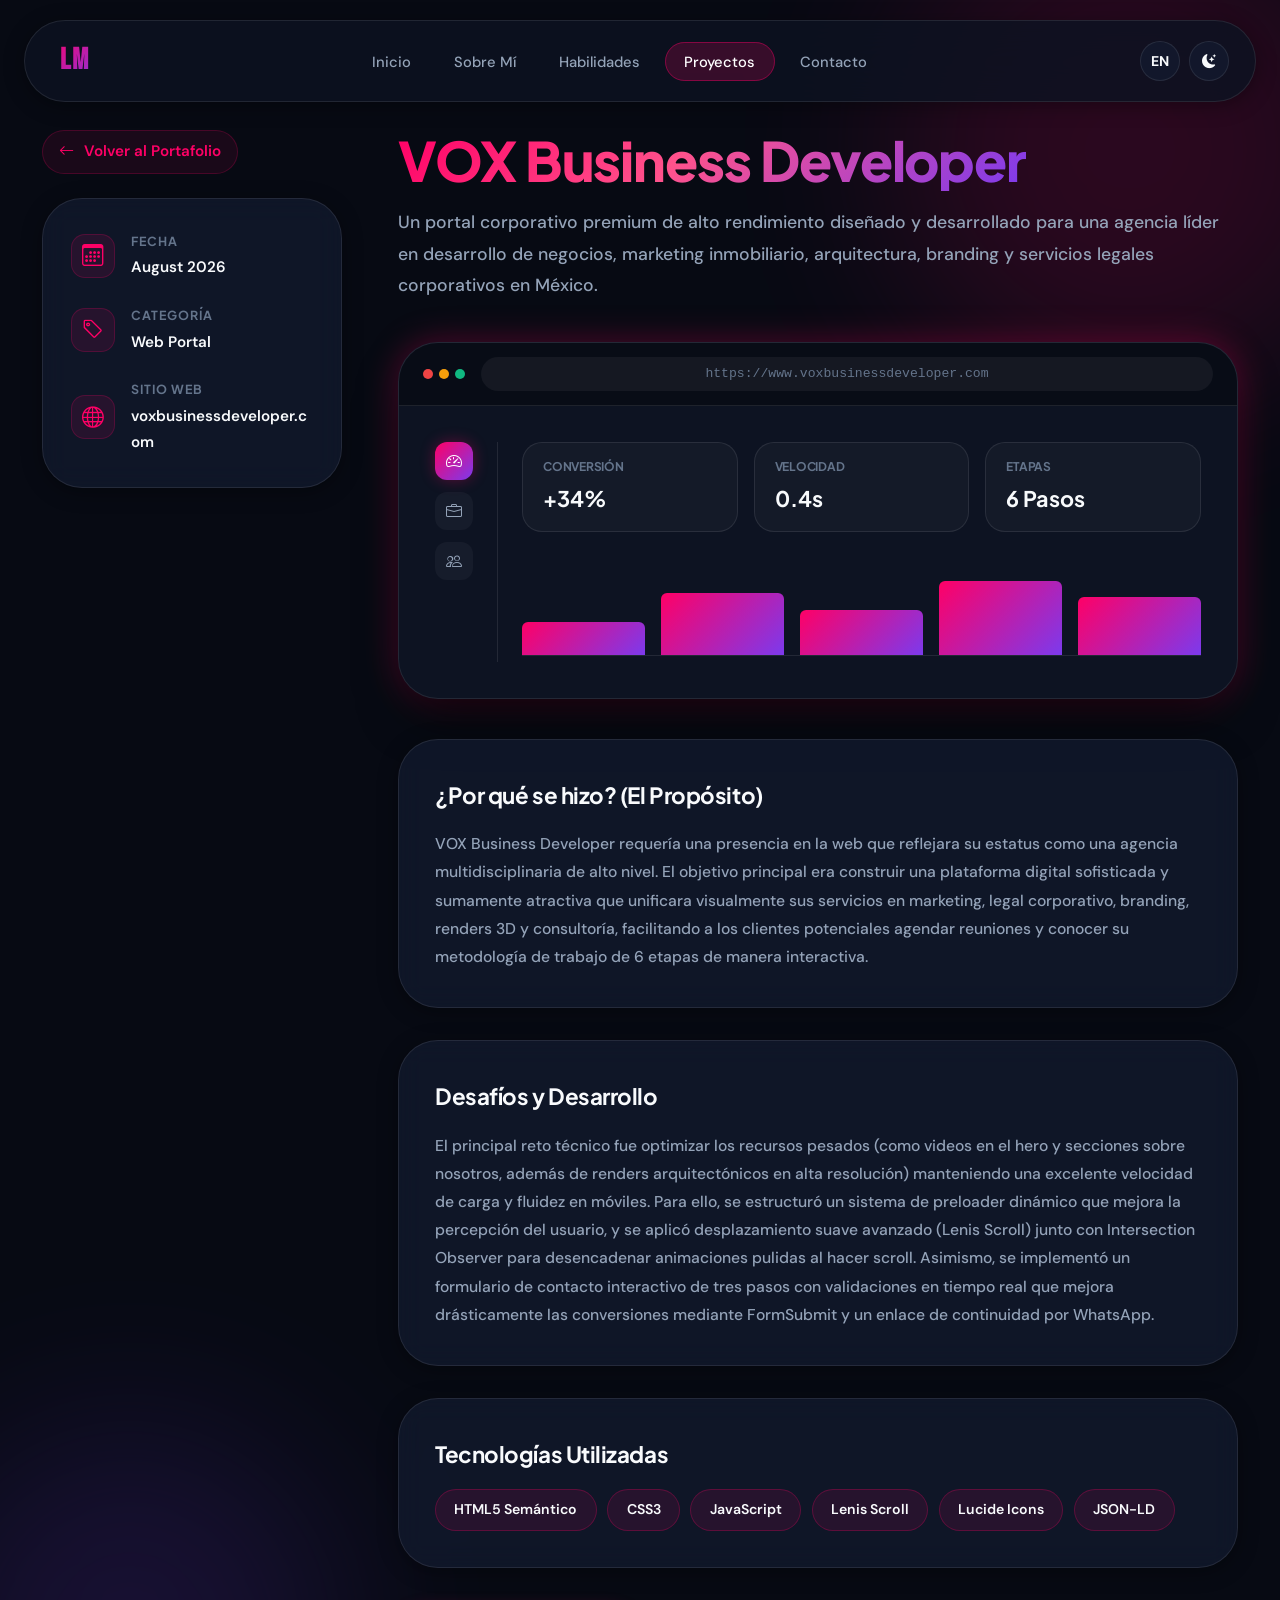
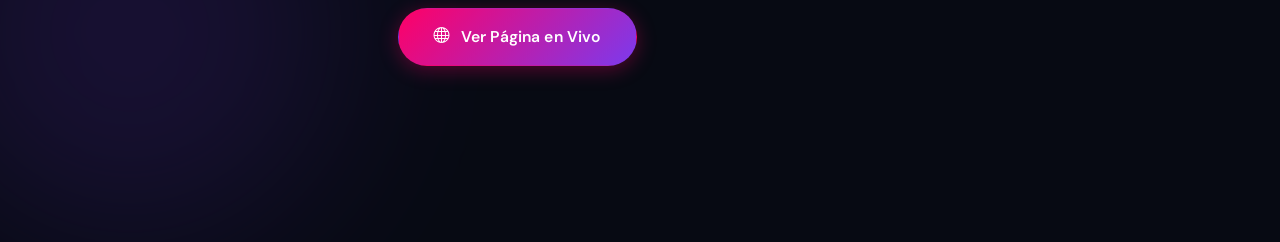
<file: pages/vox.html>
<!DOCTYPE html>
<html lang="es">

<head>
    <meta charset="UTF-8">
    <meta http-equiv="X-UA-Compatible" content="IE=edge">
    <meta name="viewport" content="width=device-width, initial-scale=1.0">
    <meta name="description"
        content="Explore VOX Business Developer, a corporate web portal developed by Lazaro Meneses using smooth scrolling, scroll-triggered animations, and modern multi-step contact flows.">
    <meta name="robots" content="index,follow,max-image-preview:large,max-snippet:-1">
    <meta name="author" content="Lazaro Meneses">
    <meta name="keywords"
        content="VOX Business Developer, agency website, real estate marketing, portfolio, Lazaro Meneses, full-stack developer, landing page, business development, HTML, CSS, JavaScript, Lenis scroll, Lucide icons">
    <link rel="canonical" href="https://lazaromeneses.com/pages/vox.html">
    <link rel="icon" href="/lazaro-favicon.png?v=3" type="image/png">
    <meta property="og:type" content="website">
    <meta property="og:title" content="VOX Business Developer | Corporate Agency Portal by Lazaro Meneses">
    <meta property="og:description"
        content="A highly optimized corporate web portal developed for a business development agency. Features custom interactive forms, high-performance scroll effects, and rich layout structure.">
    <meta property="og:url" content="https://lazaromeneses.com/pages/vox.html">
    <meta property="og:image" content="https://lazaromeneses.com/lazaro-og-image.png?v=3">
    <meta property="og:image:alt" content="VOX Business Developer website by Lazaro Meneses">
    <meta name="twitter:card" content="summary_large_image">
    <meta name="twitter:title" content="VOX Business Developer | Corporate Agency Portal by Lazaro Meneses">
    <meta name="twitter:description"
        content="A highly optimized corporate web portal developed for a business development agency. Features custom interactive forms, high-performance scroll effects, and rich layout structure.">
    <meta name="twitter:image" content="https://lazaromeneses.com/lazaro-og-image.png?v=3">
    <title>VOX Business Developer | Corporate Agency Portal by Lazaro Meneses</title>
    <script type="application/ld+json">
        {
            "@context": "https://schema.org",
            "@type": "CreativeWork",
            "name": "VOX Business Developer Web Portal",
            "description": "A high-performance corporate agency website featuring modern web architectures, scroll animations, dynamic carousels, and multi-step contact forms.",
            "url": "./vox.html",
            "author": {
                "@type": "Person",
                "name": "Lazaro Meneses"
            },
            "keywords": [
                "HTML5",
                "CSS3",
                "JavaScript",
                "Lenis.js",
                "Lucide Icons",
                "FormSubmit",
                "SEO"
            ]
        }
    </script>

    <!-- Fonts -->
    <link rel="preconnect" href="https://fonts.googleapis.com">
    <link rel="preconnect" href="https://fonts.gstatic.com" crossorigin>
    <link
        href="https://fonts.googleapis.com/css2?family=Bebas+Neue&family=DM+Sans:ital,opsz,wght@0,9..40,400..700;1,9..40,400..700&family=Inter:wght@400;500;600;700;800&family=Plus+Jakarta+Sans:wght@400;500;600;700;800&family=Poppins:wght@400;500;600;700&display=swap"
        rel="stylesheet">

    <!-- Styles -->
    <link rel="stylesheet" href="../style.css">
    <link rel="stylesheet" href="https://cdn.jsdelivr.net/npm/bootstrap-icons@1.13.1/font/bootstrap-icons.min.css">
</head>

<body>
    <!-- Header -->
    <header id="header">
        <a href="../index.html#hero" class="nav-brand">LM</a>
        <nav class="nav" id="nav">
            <button class="close-menu" id="close" aria-label="Close menu"><i class="bi bi-x-lg"></i></button>
            <ul class="nav-list">
                <li><a href="../index.html#hero" class="nav-link" data-i18n="nav.home">Home</a></li>
                <li><a href="../index.html#about" class="nav-link" data-i18n="nav.about">About</a></li>
                <li><a href="../index.html#skills" class="nav-link" data-i18n="nav.skills">Skills</a></li>
                <li><a href="../index.html#projects" class="nav-link active" data-i18n="nav.projects">Projects</a></li>
                <li><a href="../index.html#contact" class="nav-link" data-i18n="nav.contact">Contact</a></li>
            </ul>
        </nav>
        <div class="header-actions">
            <button class="lang-toggle" id="lang-toggle" aria-label="Change language">ES</button>
            <button class="theme-toggle" id="theme-toggle" aria-label="Toggle theme">
                <i class="bi bi-moon-stars-fill"></i>
            </button>
            <button class="open-menu" id="open" aria-label="Open menu"><i class="bi bi-list"></i></button>
        </div>
    </header>

    <main class="project-landing">
        <!-- Floating gradient orbs -->
        <div class="hero-orb hero-orb-1"></div>
        <div class="hero-orb hero-orb-2"></div>

        <div class="container">
            <div class="project-grid-layout">
                <!-- Left Sidebar Column: Back navigation & Sticky details -->
                <aside class="project-sidebar-sticky fade-in">
                    <a href="../index.html#projects" class="back-to-portfolio-btn">
                        <i class="bi bi-arrow-left"></i> <span data-i18n="projects.back">Back to Portfolio</span>
                    </a>
                    
                    <div class="project-meta-card">
                        <div class="project-meta-item">
                            <i class="bi bi-calendar3"></i>
                            <div>
                                <h5 data-i18n="projects.dateLabel">Date</h5>
                                <p>August 2026</p>
                            </div>
                        </div>
                        <div class="project-meta-item">
                            <i class="bi bi-tag"></i>
                            <div>
                                <h5 data-i18n="projects.categoryLabel">Category</h5>
                                <p>Web Portal</p>
                            </div>
                        </div>
                        <div class="project-meta-item">
                            <i class="bi bi-globe"></i>
                            <div>
                                <h5 data-i18n="projects.siteLabel">Website</h5>
                                <p>voxbusinessdeveloper.com</p>
                            </div>
                        </div>
                    </div>
                </aside>

                <!-- Right Column: Case study content -->
                <div class="project-main-column">
                    <!-- Hero Title Header -->
                    <div class="project-hero fade-in">
                        <h1 class="project-title"><span class="gradient-text">VOX Business Developer</span></h1>
                        
                        <!-- Mobile Technical Details Card -->
                        <div class="project-meta-mobile">
                            <div class="project-meta-item">
                                <i class="bi bi-calendar3"></i>
                                <div>
                                    <h5 data-i18n="projects.dateLabel">Date</h5>
                                    <p>August 2026</p>
                                </div>
                            </div>
                            <div class="project-meta-item">
                                <i class="bi bi-tag"></i>
                                <div>
                                    <h5 data-i18n="projects.categoryLabel">Category</h5>
                                    <p>Web Portal</p>
                                </div>
                            </div>
                        </div>
                        
                        <p class="project-desc-intro">
                            Un portal corporativo premium de alto rendimiento diseñado y desarrollado para una agencia líder en desarrollo de negocios, marketing inmobiliario, arquitectura, branding y servicios legales corporativos en México.
                        </p>
                    </div>

                    <!-- CSS macOS Browser Window Mockup -->
                    <div class="macbook-mockup fade-in">
                        <div class="macbook-header">
                            <div class="macbook-dots">
                                <div class="macbook-dot red"></div>
                                <div class="macbook-dot yellow"></div>
                                <div class="macbook-dot green"></div>
                            </div>
                            <div class="macbook-address">https://www.voxbusinessdeveloper.com</div>
                        </div>
                        <div class="macbook-body">
                            <div class="mock-window-content">
                                <div class="mock-sidebar">
                                    <div class="mock-nav-dot active"><i class="bi bi-speedometer2"></i></div>
                                    <div class="mock-nav-dot"><i class="bi bi-briefcase"></i></div>
                                    <div class="mock-nav-dot"><i class="bi bi-people"></i></div>
                                </div>
                                <div class="mock-main">
                                    <div class="mock-vox-dashboard">
                                        <div class="mock-stats-row">
                                            <div class="mock-stat-card">
                                                <h6 class="mock-stat-title">Conversión</h6>
                                                <span class="mock-stat-val">+34%</span>
                                            </div>
                                            <div class="mock-stat-card">
                                                <h6 class="mock-stat-title">Velocidad</h6>
                                                <span class="mock-stat-val">0.4s</span>
                                            </div>
                                            <div class="mock-stat-card">
                                                <h6 class="mock-stat-title">Etapas</h6>
                                                <span class="mock-stat-val">6 Pasos</span>
                                            </div>
                                        </div>
                                        <div class="mock-chart-container">
                                            <div class="mock-chart-bar" style="--height: 40%; background: var(--gradient);"></div>
                                            <div class="mock-chart-bar" style="--height: 75%; background: var(--gradient);"></div>
                                            <div class="mock-chart-bar" style="--height: 55%; background: var(--gradient);"></div>
                                            <div class="mock-chart-bar" style="--height: 90%; background: var(--gradient);"></div>
                                            <div class="mock-chart-bar" style="--height: 70%; background: var(--gradient);"></div>
                                        </div>
                                    </div>
                                </div>
                            </div>
                        </div>
                    </div>

                    <!-- Purpose Section -->
                    <div class="project-section-card fade-in">
                        <h2 data-i18n="projects.purpose">¿Por qué se hizo? (El Propósito)</h2>
                        <p>
                            VOX Business Developer requería una presencia en la web que reflejara su estatus como una agencia multidisciplinaria de alto nivel. El objetivo principal era construir una plataforma digital sofisticada y sumamente atractiva que unificara visualmente sus servicios en marketing, legal corporativo, branding, renders 3D y consultoría, facilitando a los clientes potenciales agendar reuniones y conocer su metodología de trabajo de 6 etapas de manera interactiva.
                        </p>
                    </div>

                    <!-- Challenges Section -->
                    <div class="project-section-card fade-in">
                        <h2 data-i18n="projects.challenges">Desafíos y Desarrollo</h2>
                        <p>
                            El principal reto técnico fue optimizar los recursos pesados (como videos en el hero y secciones sobre nosotros, además de renders arquitectónicos en alta resolución) manteniendo una excelente velocidad de carga y fluidez en móviles. Para ello, se estructuró un sistema de preloader dinámico que mejora la percepción del usuario, y se aplicó desplazamiento suave avanzado (Lenis Scroll) junto con Intersection Observer para desencadenar animaciones pulidas al hacer scroll. Asimismo, se implementó un formulario de contacto interactivo de tres pasos con validaciones en tiempo real que mejora drásticamente las conversiones mediante FormSubmit y un enlace de continuidad por WhatsApp.
                        </p>
                    </div>

                    <!-- Technologies Section -->
                    <div class="project-section-card fade-in">
                        <h2 data-i18n="projects.technologies">Tecnologías Utilizadas</h2>
                        <div class="tech-stack-row">
                            <span class="tech-badge">HTML5 Semántico</span>
                            <span class="tech-badge">CSS3</span>
                            <span class="tech-badge">JavaScript</span>
                            <span class="tech-badge">Lenis Scroll</span>
                            <span class="tech-badge">Lucide Icons</span>
                            <span class="tech-badge">JSON-LD</span>
                        </div>
                    </div>

                    <!-- Action Buttons footer -->
                    <div class="action-buttons fade-in">
                        <a href="https://www.voxbusinessdeveloper.com" target="_blank" rel="noopener" class="btn btn-primary">
                            <i class="bi bi-globe"></i> <span data-i18n="projects.livePage">Ver Página en Vivo</span>
                        </a>
                    </div>
                </div>
            </div>
        </div>
    </main>

    <script src="../main.js"></script>
</body>

</html>
</file>
<file: style.css>
/* ==============================================
   LAZARO MENESES — PORTFOLIO
   Design System: Original Magenta & Purple Theme
   Modern Studio Architecture & Bento Grid
   ============================================== */

/* ---- Theme Variables ---- */
:root {
    /* Fonts (Caldera + Modern Sans) */
    --font-display: 'Bebas Neue', 'Plus Jakarta Sans', sans-serif;
    --font-heading: 'Plus Jakarta Sans', 'Poppins', sans-serif;
    --font-body: 'DM Sans', 'Inter', -apple-system, BlinkMacSystemFont, sans-serif;
    --font-mono: ui-monospace, SFMono-Regular, Menlo, Monaco, Consolas, monospace;

    /* Caldera Geometric Radii */
    --radius-cards: 40px;
    --radius-pills: 800px;
    --radius-inputs: 100px;
    --radius-sm: 0.75rem;
    --radius-md: 1.25rem;
    --radius-lg: 2rem;
    --radius-xl: 40px;

    /* Dark Theme (Default) - High-End Neon / Caldera Obsidian Fusion */
    --bg-primary: #070a13;
    --bg-secondary: #0d1322;
    --bg-tertiary: #131c31;
    --bg-card: rgba(19, 28, 49, 0.7);
    --bg-card-hover: rgba(28, 40, 68, 0.88);
    --bg-glass: rgba(13, 19, 34, 0.82);

    --text-primary: #f8fafc;
    --text-secondary: #94a3b8;
    --text-muted: #64748b;

    /* Caldera & Signature Chromatic Accents */
    --accent: #ff0066;
    --accent-hover: #e6005c;
    --accent-secondary: #7c3aed;
    --color-ember: #fc5000;
    --color-plasma-violet: #524ae9;
    --color-sulfur: #f5f28e;
    --color-sulfur-text: #070607;
    --accent-glow: rgba(255, 0, 102, 0.32);
    --accent-glow-secondary: rgba(124, 58, 237, 0.32);

    --border-color: rgba(255, 255, 255, 0.09);
    --border-hover: rgba(255, 0, 102, 0.5);

    --header-bg: rgba(7, 10, 19, 0.88);
    --shadow-sm: 0 4px 20px rgba(0, 0, 0, 0.35);
    --shadow-md: 0 12px 36px -10px rgba(0, 0, 0, 0.55);
    --shadow-lg: 0 24px 50px -12px rgba(0, 0, 0, 0.75);
    --shadow-glow: 0 0 35px -5px var(--accent-glow);

    --gradient: linear-gradient(135deg, #ff0066, #7c3aed);
    --gradient-text: linear-gradient(135deg, #ff0066 0%, #ff528c 45%, #7c3aed 100%);
    --gradient-ember: linear-gradient(135deg, #fc5000 0%, #ff0066 100%);
    --gradient-accent: linear-gradient(135deg, #ff0066 0%, #ff528c 50%, #7c3aed 100%);
    --gradient-subtle: linear-gradient(180deg, rgba(255, 0, 102, 0.06) 0%, transparent 100%);

    --section-padding: 7.5rem 2rem;
    --container-max: 1260px;

    --transition-fast: all 0.2s cubic-bezier(0.16, 1, 0.3, 1);
    --transition: all 0.35s cubic-bezier(0.16, 1, 0.3, 1);
    --transition-slow: all 0.6s cubic-bezier(0.16, 1, 0.3, 1);
}

/* Caldera Light Theme (Limestone / Pumice / Obsidian / Ember) */
[data-theme="light"] {
    --bg-primary: #e2e2df;
    /* Pumice Canvas */
    --bg-secondary: #edece8;
    --bg-tertiary: #f7f6f2;
    /* Limestone Surface */
    --bg-card: #f7f6f2;
    --bg-card-hover: #ffffff;
    --bg-glass: rgba(247, 246, 242, 0.92);

    --text-primary: #070607;
    /* Obsidian */
    --text-secondary: #4a4a47;
    --text-muted: #797975;

    --accent: #fc5000;
    /* Ember primary */
    --accent-hover: #df4400;
    --accent-secondary: #524ae9;
    /* Plasma Violet */
    --color-ember: #fc5000;
    --color-plasma-violet: #524ae9;
    --color-sulfur: #f5f28e;
    --color-sulfur-text: #070607;
    --accent-glow: rgba(252, 80, 0, 0.22);
    --accent-glow-secondary: rgba(82, 74, 233, 0.22);

    --border-color: rgba(7, 6, 7, 0.08);
    --border-hover: rgba(252, 80, 0, 0.4);

    --header-bg: rgba(247, 246, 242, 0.95);
    --shadow-sm: 0 4px 20px rgba(7, 6, 7, 0.04);
    --shadow-md: 0 10px 30px -10px rgba(7, 6, 7, 0.07);
    --shadow-lg: 0 20px 40px -12px rgba(7, 6, 7, 0.1);
    --shadow-glow: 0 0 25px -5px rgba(252, 80, 0, 0.2);

    --gradient: linear-gradient(135deg, #fc5000, #524ae9);
    --gradient-text: linear-gradient(135deg, #fc5000 0%, #ff3b30 50%, #524ae9 100%);
    --gradient-ember: linear-gradient(135deg, #fc5000 0%, #ff6b3d 100%);
}

/* ---- Reset & Base ---- */
*,
*::before,
*::after {
    margin: 0;
    padding: 0;
    box-sizing: border-box;
}

html {
    scroll-behavior: smooth;
    scroll-padding-top: 90px;
    overflow-x: clip;
}

body {
    font-family: var(--font-body);
    font-weight: 500;
    line-height: 1.7;
    color: var(--text-primary);
    background: var(--bg-primary);
    overflow-x: clip;
    transition: background 0.4s ease, color 0.4s ease;
    -webkit-font-smoothing: antialiased;
    -moz-osx-font-smoothing: grayscale;
}

h1,
h2,
h3,
h4,
h5,
h6 {
    font-family: var(--font-heading);
    letter-spacing: -0.02em;
}

img {
    max-width: 100%;
    display: block;
}

a {
    color: inherit;
    text-decoration: none;
}

/* ---- Custom Scrollbar ---- */
::-webkit-scrollbar {
    width: 8px;
}

::-webkit-scrollbar-thumb {
    background: var(--accent);
    border-radius: 4px;
}

::-webkit-scrollbar-track {
    background: var(--bg-primary);
}

/* ---- Preloader ---- */
body.preloader-active {
    overflow: hidden !important;
}

.preloader {
    position: fixed;
    top: 0;
    left: 0;
    width: 100%;
    height: 100vh;
    background: var(--bg-primary);
    z-index: 99999;
    display: flex;
    align-items: center;
    justify-content: center;
    transition: opacity 0.6s cubic-bezier(0.16, 1, 0.3, 1), transform 0.6s cubic-bezier(0.16, 1, 0.3, 1), background 0.3s ease, visibility 0.6s;
    overflow: hidden;
}

[data-theme="light"] .preloader {
    background: var(--bg-primary); /* Pumice Canvas #e2e2df */
}

.preloader.fade-out {
    opacity: 0;
    visibility: hidden;
    transform: scale(1.04);
}

.loader-content {
    display: flex;
    flex-direction: column;
    align-items: center;
    gap: 2rem;
    width: 100%;
    max-width: 550px;
    padding: 2rem;
}

.loader-logo-wrapper {
    display: flex;
    align-items: center;
    position: relative;
    gap: 1.25rem;
    transition: opacity 0.5s ease, transform 0.5s ease;
}

.loader-logo-wrapper.fade-out-content {
    opacity: 0;
    transform: scale(0.95);
    pointer-events: none;
}

.loader-logo {
    font-family: var(--font-display);
    font-size: 3.8rem;
    font-weight: 700;
    letter-spacing: 0.05em;
    background: var(--gradient);
    -webkit-background-clip: text;
    background-clip: text;
    -webkit-text-fill-color: transparent;
    filter: drop-shadow(0 0 20px var(--accent-glow));
    animation: pulseLogo 2.5s ease-in-out infinite alternate;
}

[data-theme="light"] .loader-logo {
    background: linear-gradient(135deg, var(--color-ember), var(--color-plasma-violet));
    -webkit-background-clip: text;
    background-clip: text;
    -webkit-text-fill-color: transparent;
    filter: drop-shadow(0 0 15px rgba(252, 80, 0, 0.3));
}

@keyframes pulseLogo {
    0% {
        transform: scale(1);
        filter: drop-shadow(0 0 15px var(--accent-glow));
    }

    100% {
        transform: scale(1.06);
        filter: drop-shadow(0 0 30px var(--accent-secondary));
    }
}

.loader-brand-text-wrapper {
    display: flex;
    flex-direction: column;
    align-items: flex-start;
    gap: 0.2rem;
}

.loader-brand-text {
    display: flex;
    font-family: var(--font-heading);
    font-size: 2.2rem;
    font-weight: 700;
    letter-spacing: -0.02em;
    line-height: 1.1;
}

.loader-brand-text .letter {
    display: inline-block;
    opacity: 0;
    transform: translateY(10px) scale(0.85);
    filter: blur(4px);
    color: var(--text-primary);
    transition: transform 0.3s cubic-bezier(0.16, 1, 0.3, 1), opacity 0.3s ease, filter 0.3s ease;
}

.loader-brand-text .letter.reveal {
    opacity: 1;
    transform: translateY(0) scale(1);
    filter: blur(0);
    text-shadow: 0 0 15px var(--accent-glow);
}

[data-theme="light"] .loader-brand-text .letter {
    color: var(--text-primary);
}

[data-theme="light"] .loader-brand-text .letter.reveal {
    text-shadow: 0 0 15px rgba(252, 80, 0, 0.3);
}

.loader-bar-container {
    width: 100%;
    height: 3px;
    background: rgba(255, 255, 255, 0.08);
    border-radius: 999px;
    overflow: hidden;
    position: relative;
}

[data-theme="light"] .loader-bar-container {
    background: rgba(7, 6, 7, 0.1);
}

.loader-bar {
    width: 0;
    height: 100%;
    background: var(--gradient);
    border-radius: 999px;
    box-shadow: 0 0 12px var(--accent);
    transition: width 0.12s linear;
}

[data-theme="light"] .loader-bar {
    background: linear-gradient(90deg, var(--color-ember), var(--color-plasma-violet));
    box-shadow: 0 0 12px rgba(252, 80, 0, 0.4);
}

.loader-welcome {
    position: absolute;
    left: 50%;
    top: 50%;
    transform: translate(-50%, -50%) scale(0.9);
    font-family: var(--font-display);
    font-size: 3.5rem;
    font-weight: 700;
    letter-spacing: 0.05em;
    background: var(--gradient);
    -webkit-background-clip: text;
    background-clip: text;
    -webkit-text-fill-color: transparent;
    filter: drop-shadow(0 0 20px var(--accent-glow));
    opacity: 0;
    visibility: hidden;
    transition: opacity 0.6s cubic-bezier(0.16, 1, 0.3, 1), transform 0.6s cubic-bezier(0.16, 1, 0.3, 1), visibility 0.6s;
    text-align: center;
    width: 100%;
}

[data-theme="light"] .loader-welcome {
    background: linear-gradient(135deg, var(--color-ember), var(--color-plasma-violet));
    -webkit-background-clip: text;
    background-clip: text;
    -webkit-text-fill-color: transparent;
    filter: drop-shadow(0 0 20px rgba(252, 80, 0, 0.35));
}

.loader-welcome.reveal {
    opacity: 1;
    visibility: visible;
    transform: translate(-50%, -50%) scale(1);
}

/* ---- Utilities & Layout ---- */
.container {
    max-width: var(--container-max);
    margin: 0 auto;
    padding: 0 2rem;
    width: 100%;
}

.gradient-text {
    background: var(--gradient-text);
    -webkit-background-clip: text;
    background-clip: text;
    -webkit-text-fill-color: transparent;
    display: inline-block;
}

.section-header {
    text-align: center;
    max-width: 680px;
    margin: 0 auto 4rem auto;
}

.section-eyebrow {
    display: inline-flex;
    align-items: center;
    gap: 0.5rem;
    font-family: 'Plus Jakarta Sans', sans-serif;
    font-size: 0.82rem;
    font-weight: 700;
    text-transform: uppercase;
    letter-spacing: 0.1em;
    color: var(--accent);
    margin-bottom: 0.85rem;
}

.section-title {
    font-size: clamp(2rem, 4.5vw, 2.8rem);
    font-weight: 800;
    color: var(--text-primary);
    line-height: 1.2;
    margin-bottom: 1rem;
    position: relative;
    padding-bottom: 1rem;
}

.section-title::after {
    content: '';
    position: absolute;
    bottom: 0;
    left: 50%;
    transform: translateX(-50%);
    width: 60px;
    height: 4px;
    background: var(--gradient);
    border-radius: 2px;
}

.section-subtitle {
    font-size: 1.05rem;
    color: var(--text-secondary);
    line-height: 1.7;
}

/* ---- Spotlight Card Glow Engine ---- */
.spotlight-card {
    position: relative;
    background: var(--bg-card);
    backdrop-filter: blur(16px);
    -webkit-backdrop-filter: blur(16px);
    border: 1px solid var(--border-color);
    border-radius: var(--radius-lg);
    overflow: hidden;
    transition: var(--transition);
}

.spotlight-card::before {
    content: '';
    position: absolute;
    inset: 0;
    border-radius: inherit;
    padding: 1px;
    background: radial-gradient(400px circle at var(--mouse-x, 50%) var(--mouse-y, 50%),
            rgba(255, 0, 102, 0.4),
            transparent 60%);
    mask: linear-gradient(#fff 0 0) content-box, linear-gradient(#fff 0 0);
    -webkit-mask: linear-gradient(#fff 0 0) content-box, linear-gradient(#fff 0 0);
    -webkit-mask-composite: xor;
    mask-composite: exclude;
    pointer-events: none;
    opacity: 0;
    transition: opacity 0.4s ease;
    z-index: 1;
}

.spotlight-card:hover::before {
    opacity: 1;
}

/* ---- Buttons (Caldera 800px Pill Architecture) ---- */
.btn {
    display: inline-flex;
    align-items: center;
    justify-content: center;
    gap: 0.65rem;
    padding: 0.9rem 2.2rem;
    font-size: 0.98rem;
    font-weight: 600;
    font-family: var(--font-body);
    border-radius: var(--radius-pills);
    cursor: pointer;
    border: 1.5px solid transparent;
    transition: var(--transition);
    text-decoration: none;
    position: relative;
    overflow: hidden;
    letter-spacing: 0.01em;
}

.btn-primary {
    background: var(--gradient);
    color: #ffffff;
    box-shadow: 0 4px 20px var(--accent-glow);
    border-color: transparent;
}

.btn-primary:hover {
    transform: translateY(-2px);
    box-shadow: 0 8px 30px var(--accent-glow), 0 0 25px var(--accent-glow-secondary);
}

[data-theme="light"] .btn-primary {
    background: var(--color-ember);
    color: #070607;
    font-weight: 700;
    box-shadow: 0 6px 20px rgba(252, 80, 0, 0.28);
}

[data-theme="light"] .btn-primary:hover {
    box-shadow: 0 8px 25px rgba(252, 80, 0, 0.4);
}

.btn-outline {
    background: var(--bg-card);
    color: var(--text-primary);
    border: 1.5px solid var(--border-color);
    backdrop-filter: blur(12px);
}

.btn-outline:hover {
    background: var(--bg-card-hover);
    border-color: var(--accent);
    color: var(--text-primary);
    transform: translateY(-2px);
    box-shadow: 0 6px 20px rgba(0, 0, 0, 0.25);
}

[data-theme="light"] .btn-outline {
    background: transparent;
    border: 1.5px solid #070607;
    color: #070607;
}

[data-theme="light"] .btn-outline:hover {
    background: rgba(7, 6, 7, 0.05);
    border-color: #070607;
}

/* ==========================
   HEADER / NAVBAR
   ========================== */
header {
    position: fixed;
    top: 1.25rem;
    left: 50%;
    transform: translateX(-50%);
    width: calc(100% - 3rem);
    max-width: var(--container-max);
    z-index: 1000;
    display: flex;
    align-items: center;
    justify-content: space-between;
    padding: 0.8rem 1.6rem;
    background: var(--bg-glass);
    backdrop-filter: blur(20px);
    -webkit-backdrop-filter: blur(20px);
    border: 1px solid var(--border-color);
    border-radius: var(--radius-pills);
    box-shadow: var(--shadow-sm);
    transition: var(--transition);
}

header.scrolled {
    top: 0.75rem;
    background: var(--header-bg);
    border-color: rgba(255, 0, 102, 0.25);
    box-shadow: var(--shadow-md), 0 0 20px var(--accent-glow);
}

[data-theme="light"] header.scrolled {
    border-color: rgba(252, 80, 0, 0.3);
    box-shadow: var(--shadow-md), 0 0 20px rgba(252, 80, 0, 0.15);
}

.nav-brand {
    font-family: var(--font-display);
    font-size: 1.9rem;
    font-weight: 700;
    letter-spacing: 0.05em;
    background: var(--gradient);
    -webkit-background-clip: text;
    background-clip: text;
    -webkit-text-fill-color: transparent;
    text-decoration: none;
    padding: 0.1rem 0.6rem;
}

.nav-list {
    list-style: none;
    display: flex;
    gap: 0.4rem;
    align-items: center;
}

.nav-link {
    font-size: 0.92rem;
    font-weight: 500;
    font-family: var(--font-body);
    color: var(--text-secondary);
    text-decoration: none;
    padding: 0.55rem 1.15rem;
    border-radius: var(--radius-pills);
    transition: var(--transition-fast);
}

.nav-link:hover {
    color: var(--text-primary);
    background: rgba(255, 255, 255, 0.06);
}

[data-theme="light"] .nav-link:hover {
    background: rgba(7, 6, 7, 0.06);
    color: #070607;
}

.nav-link.active {
    color: #ffffff;
    background: rgba(255, 0, 102, 0.18);
    border: 1px solid rgba(255, 0, 102, 0.4);
}

[data-theme="light"] .nav-link.active {
    color: #070607;
    background: rgba(252, 80, 0, 0.12);
    border-color: rgba(252, 80, 0, 0.35);
    font-weight: 600;
}

.header-actions {
    display: flex;
    align-items: center;
    gap: 0.6rem;
}

.lang-toggle,
.theme-toggle {
    display: flex;
    align-items: center;
    justify-content: center;
    width: 40px;
    height: 40px;
    background: var(--bg-card);
    border: 1px solid var(--border-color);
    border-radius: 50%;
    cursor: pointer;
    transition: var(--transition);
    color: var(--text-primary);
    font-size: 0.88rem;
    font-weight: 700;
    font-family: var(--font-body);
}

.lang-toggle:hover,
.theme-toggle:hover {
    background: var(--bg-card-hover);
    border-color: var(--accent);
    transform: translateY(-2px);
    box-shadow: 0 4px 14px var(--accent-glow);
}

.open-menu,
.close-menu {
    display: none;
    align-items: center;
    justify-content: center;
    width: 40px;
    height: 40px;
    background: none;
    border: none;
    color: var(--text-primary);
    font-size: 1.4rem;
    cursor: pointer;
    transition: var(--transition);
}

/* ==========================
   HERO SECTION (Caldera Halftone & Architectural Display)
   ========================== */
.hero {
    min-height: 100vh;
    display: flex;
    align-items: center;
    position: relative;
    overflow: hidden;
    background: var(--bg-primary);
    padding-top: 130px;
    padding-bottom: 5.5rem;
}

/* Halftone Grid Overlay */
.hero::before {
    content: '';
    position: absolute;
    inset: 0;
    background-image:
        radial-gradient(circle at center, rgba(255, 0, 102, 0.18) 1.5px, transparent 1.5px),
        radial-gradient(circle at 80% 30%, rgba(124, 58, 237, 0.22) 0%, transparent 55%);
    background-size: 24px 24px, 100% 100%;
    mask-image: radial-gradient(circle at 60% 50%, black 45%, transparent 85%);
    -webkit-mask-image: radial-gradient(circle at 60% 50%, black 45%, transparent 85%);
    pointer-events: none;
    z-index: 0;
}

[data-theme="light"] .hero::before {
    background-image:
        radial-gradient(circle at center, rgba(252, 80, 0, 0.25) 1.5px, transparent 1.5px),
        radial-gradient(circle at 80% 30%, rgba(82, 74, 233, 0.18) 0%, transparent 60%);
    background-size: 20px 20px, 100% 100%;
}

.hero-orb {
    position: absolute;
    border-radius: 50%;
    filter: blur(90px);
    opacity: 0.45;
    pointer-events: none;
    z-index: 0;
}

.hero-orb-1 {
    width: 480px;
    height: 480px;
    background: var(--accent-glow);
    top: -90px;
    right: -90px;
    animation: float-orb 10s ease-in-out infinite;
}

.hero-orb-2 {
    width: 420px;
    height: 420px;
    background: var(--accent-glow-secondary);
    bottom: -80px;
    left: -80px;
    animation: float-orb 12s ease-in-out infinite reverse;
}

.hero-orb-3 {
    width: 280px;
    height: 280px;
    background: rgba(255, 107, 157, 0.2);
    top: 45%;
    left: 45%;
    animation: float-orb 15s ease-in-out infinite 2s;
}

@keyframes float-orb {

    0%,
    100% {
        transform: translateY(0) scale(1);
    }

    50% {
        transform: translateY(-30px) scale(1.08);
    }
}

.hero-content {
    max-width: var(--container-max);
    margin: 0 auto;
    display: grid;
    grid-template-columns: 1.25fr 0.85fr;
    align-items: center;
    gap: 4rem;
    width: 100%;
    padding: 0 2rem;
    position: relative;
    z-index: 1;
}

.hero-text {
    display: flex;
    flex-direction: column;
    align-items: flex-start;
}


.hero-badge {
    display: inline-flex;
    align-items: center;
    gap: 0.65rem;
    padding: 0.4rem 1.1rem;
    background: rgba(255, 0, 102, 0.12);
    backdrop-filter: blur(12px);
    border: 1px solid rgba(255, 0, 102, 0.28);
    border-radius: var(--radius-pills);
    margin-bottom: 1.5rem;
    font-size: 0.84rem;
    font-weight: 600;
    color: var(--text-primary);
    box-shadow: 0 4px 15px rgba(0, 0, 0, 0.15);
}

[data-theme="light"] .hero-badge {
    background: var(--color-sulfur);
    border-color: rgba(7, 6, 7, 0.15);
    color: var(--color-sulfur-text);
    font-weight: 700;
}

.badge-dot {
    width: 8px;
    height: 8px;
    background: #10b981;
    border-radius: 50%;
    position: relative;
}

.badge-dot::after {
    content: '';
    position: absolute;
    inset: -4px;
    border-radius: 50%;
    border: 1px solid #10b981;
    animation: pulse-dot 2s cubic-bezier(0.4, 0, 0.6, 1) infinite;
}

@keyframes pulse-dot {
    0% {
        transform: scale(0.8);
        opacity: 0.9;
    }

    100% {
        transform: scale(2.4);
        opacity: 0;
    }
}

.hero-text h1 {
    font-family: var(--font-display);
    font-size: clamp(3.4rem, 7.5vw, 6.2rem);
    font-weight: 400;
    line-height: 0.96;
    letter-spacing: 0.02em;
    margin-bottom: 0.85rem;
    color: var(--text-primary);
    text-transform: uppercase;
}

.role {
    font-family: var(--font-heading);
    font-size: clamp(1.15rem, 2.2vw, 1.45rem);
    color: var(--text-secondary);
    margin-bottom: 1.25rem;
    min-height: 2.2rem;
    font-weight: 600;
    letter-spacing: -0.01em;
}

.typing-cursor {
    color: var(--accent);
    font-weight: 300;
    animation: blink-cursor 0.8s step-end infinite;
}

@keyframes blink-cursor {

    0%,
    100% {
        opacity: 1;
    }

    50% {
        opacity: 0;
    }
}

.hero-description {
    font-size: 1.05rem;
    color: var(--text-muted);
    margin-bottom: 2.25rem;
    max-width: 520px;
    line-height: 1.75;
}

.hero-cta {
    display: flex;
    gap: 1.25rem;
    flex-wrap: wrap;
    margin-bottom: 2.75rem;
}

.hero-stats {
    display: flex;
    flex-wrap: wrap;
    gap: 2.5rem;
    margin-bottom: 2.5rem;
    padding-top: 1.5rem;
    border-top: 1px solid var(--border-color);
    width: 100%;
}

.stat {
    display: flex;
    flex-direction: column;
    align-items: flex-start;
}

.stat-header {
    display: flex;
    align-items: center;
    gap: 0.5rem;
}

.stat-icon {
    width: 1.35rem;
    height: 1.35rem;
    color: var(--accent);
}

.stat-number {
    font-family: var(--font-display);
    font-size: 2.8rem;
    font-weight: 400;
    letter-spacing: 0.02em;
    background: var(--gradient);
    -webkit-background-clip: text;
    background-clip: text;
    -webkit-text-fill-color: transparent;
    line-height: 1;
}

[data-theme="light"] .stat-number {
    background: linear-gradient(135deg, var(--color-ember), var(--color-plasma-violet));
    -webkit-background-clip: text;
    background-clip: text;
    -webkit-text-fill-color: transparent;
}

.stat-label {
    font-size: 0.78rem;
    color: var(--text-muted);
    text-transform: uppercase;
    letter-spacing: 0.08em;
    font-weight: 600;
    margin-top: 0.35rem;
}

.hero-socials {
    display: flex;
    gap: 1rem;
    align-items: center;
}

.hero-socials a {
    width: 42px;
    height: 42px;
    border-radius: 50%;
    background: var(--bg-card);
    border: 1px solid var(--border-color);
    color: var(--text-secondary);
    display: flex;
    align-items: center;
    justify-content: center;
    font-size: 1.15rem;
    transition: var(--transition);
}

.hero-socials a:hover {
    color: #ffffff;
    background: var(--accent);
    border-color: var(--accent);
    transform: translateY(-3px);
    box-shadow: 0 6px 20px var(--accent-glow);
}

/* Caldera Plasma Halftone Hero Showcase Card */
.hero-img {
    display: flex;
    justify-content: center;
    align-items: center;
    position: relative;
}

.plasma-halftone-card {
    position: relative;
    width: 100%;
    max-width: 410px;
    height: 480px;
    border-radius: var(--radius-cards);
    background: linear-gradient(145deg, rgba(82, 74, 233, 0.22) 0%, rgba(255, 0, 102, 0.18) 55%, rgba(13, 19, 34, 0.95) 100%);
    border: 1.5px solid rgba(255, 255, 255, 0.12);
    box-shadow: 
        0 20px 50px -15px rgba(0, 0, 0, 0.8),
        0 0 45px -10px var(--accent-glow);
    overflow: hidden;
    display: flex;
    align-items: flex-end;
    justify-content: center;
    transition: var(--transition);
}

[data-theme="light"] .plasma-halftone-card {
    background: linear-gradient(145deg, rgba(82, 74, 233, 0.16) 0%, rgba(252, 80, 0, 0.22) 60%, #f7f6f2 100%);
    border-color: rgba(7, 6, 7, 0.1);
    box-shadow: 
        0 20px 45px -15px rgba(7, 6, 7, 0.12),
        0 0 35px -10px rgba(252, 80, 0, 0.25);
}

.plasma-halftone-card:hover {
    transform: translateY(-6px) scale(1.01);
    border-color: var(--accent);
    box-shadow: 
        0 30px 60px -15px rgba(0, 0, 0, 0.9),
        0 0 50px var(--accent-glow);
}

/* Halftone dot pattern backdrop inside card */
.halftone-pattern-bg {
    position: absolute;
    inset: 0;
    background-image: radial-gradient(circle at center, rgba(255, 255, 255, 0.18) 1.5px, transparent 1.5px);
    background-size: 16px 16px;
    mask-image: radial-gradient(circle at 50% 30%, black 40%, transparent 80%);
    -webkit-mask-image: radial-gradient(circle at 50% 30%, black 40%, transparent 80%);
    pointer-events: none;
    z-index: 1;
}

[data-theme="light"] .halftone-pattern-bg {
    background-image: radial-gradient(circle at center, rgba(7, 6, 7, 0.16) 1.5px, transparent 1.5px);
}

.plasma-photo-frame {
    position: relative;
    z-index: 2;
    width: 100%;
    height: 100%;
    display: flex;
    align-items: flex-end;
    justify-content: center;
}

.profile-plasma-img {
    width: 320px;
    height: 380px;
    object-fit: cover;
    object-position: top center;
    border-radius: 28px 28px 0 0;
    filter: drop-shadow(0 15px 30px rgba(0, 0, 0, 0.6));
    transition: var(--transition);
}

.plasma-halftone-card:hover .profile-plasma-img {
    transform: scale(1.03);
}

/* Floating interactive pill badges */
.hero-floating-badge {
    position: absolute;
    z-index: 3;
    display: inline-flex;
    align-items: center;
    gap: 0.55rem;
    padding: 0.55rem 1.15rem;
    border-radius: var(--radius-pills);
    background: rgba(13, 19, 34, 0.85);
    backdrop-filter: blur(16px);
    -webkit-backdrop-filter: blur(16px);
    border: 1px solid rgba(255, 255, 255, 0.14);
    box-shadow: 0 10px 25px rgba(0, 0, 0, 0.4);
    font-size: 0.82rem;
    font-weight: 600;
    color: var(--text-primary);
    font-family: var(--font-body);
    transition: var(--transition-fast);
}

.badge-top-right {
    top: 1.5rem;
    right: -1rem;
    animation: floatBadge1 4s ease-in-out infinite alternate;
}

.badge-bottom-left {
    bottom: 2rem;
    left: -1.25rem;
    animation: floatBadge2 4.5s ease-in-out infinite alternate;
}

@keyframes floatBadge1 {
    0% { transform: translateY(0); }
    100% { transform: translateY(-8px); }
}

@keyframes floatBadge2 {
    0% { transform: translateY(0); }
    100% { transform: translateY(8px); }
}

.badge-status-dot {
    width: 8px;
    height: 8px;
    background: #10b981;
    border-radius: 50%;
    box-shadow: 0 0 10px #10b981;
}

.badge-bottom-left i {
    color: var(--accent);
    font-size: 0.95rem;
}

[data-theme="light"] .hero-floating-badge {
    background: var(--color-sulfur);
    color: var(--color-sulfur-text);
    border-color: rgba(7, 6, 7, 0.12);
    box-shadow: 0 10px 25px rgba(7, 6, 7, 0.1);
}

[data-theme="light"] .badge-bottom-left i {
    color: var(--color-ember);
}

@media (max-width: 992px) {
    .plasma-halftone-card {
        max-width: 350px;
        height: 420px;
    }
    .profile-plasma-img {
        width: 270px;
        height: 330px;
    }
    .badge-top-right {
        right: 0.5rem;
    }
    .badge-bottom-left {
        left: 0.5rem;
    }
}

/* Mouse Scroll Indicator */
.scroll-indicator {
    position: absolute;
    bottom: 2rem;
    left: 50%;
    transform: translateX(-50%);
    display: flex;
    flex-direction: column;
    align-items: center;
    gap: 0.5rem;
    z-index: 2;
    opacity: 0.75;
    pointer-events: none;
}

.scroll-mouse {
    width: 24px;
    height: 38px;
    border: 2px solid var(--text-muted);
    border-radius: 12px;
    position: relative;
}

.scroll-wheel {
    width: 4px;
    height: 8px;
    background: var(--accent);
    border-radius: 2px;
    position: absolute;
    top: 6px;
    left: 50%;
    transform: translateX(-50%);
    animation: scroll-wheel-anim 1.8s ease-in-out infinite;
}

@keyframes scroll-wheel-anim {
    0% {
        top: 6px;
        opacity: 0;
    }

    30% {
        opacity: 1;
    }

    80% {
        top: 20px;
        opacity: 0;
    }

    100% {
        top: 6px;
        opacity: 0;
    }
}

/* ==========================
   ABOUT SECTION — BENTO GRID
   ========================== */
.about {
    padding: var(--section-padding);
    background: var(--bg-secondary);
    position: relative;
    z-index: 2;
}

.bento-grid {
    display: grid;
    grid-template-columns: repeat(12, 1fr);
    gap: 1.5rem;
    margin-top: 2rem;
}

.bento-card {
    padding: 2.25rem;
    border-radius: var(--radius-cards);
    display: flex;
    flex-direction: column;
    justify-content: space-between;
}

[data-theme="light"] .bento-card {
    background: var(--bg-card);
    border: 1px solid var(--border-color);
    box-shadow: var(--shadow-sm);
}

.bento-bio {
    grid-column: span 7;
}

.bento-header {
    display: flex;
    align-items: center;
    gap: 1.25rem;
    margin-bottom: 1.5rem;
}

.bento-avatar {
    width: 68px;
    height: 68px;
    border-radius: 50%;
    object-fit: cover;
    border: 2px solid var(--accent);
    box-shadow: 0 0 15px var(--accent-glow);
}

.bento-bio-titles h3 {
    font-family: var(--font-heading);
    font-size: 1.45rem;
    font-weight: 700;
    color: var(--text-primary);
}

.bento-bio-titles span {
    font-size: 0.88rem;
    color: var(--accent);
    font-weight: 600;
}

.bento-text p {
    color: var(--text-secondary);
    font-size: 1rem;
    line-height: 1.8;
    margin-bottom: 1rem;
}

.bento-text p:last-child {
    margin-bottom: 0;
}

.bento-ctas {
    margin-top: 1.75rem;
    display: flex;
    gap: 1rem;
    flex-wrap: wrap;
}

.bento-tech {
    grid-column: span 5;
}

.bento-card-title {
    display: flex;
    align-items: center;
    gap: 0.65rem;
    font-size: 1.2rem;
    font-weight: 700;
    color: var(--text-primary);
    margin-bottom: 1.35rem;
}

.bento-card-title i {
    color: var(--accent);
    font-size: 1.3rem;
}

.tech-pills-grid {
    display: flex;
    flex-wrap: wrap;
    gap: 0.65rem;
}

.tech-pill {
    display: inline-flex;
    align-items: center;
    gap: 0.5rem;
    padding: 0.55rem 1.15rem;
    background: rgba(255, 255, 255, 0.04);
    border: 1px solid var(--border-color);
    border-radius: var(--radius-pills);
    font-size: 0.88rem;
    font-weight: 600;
    color: var(--text-primary);
    transition: var(--transition-fast);
}

.tech-pill:hover {
    background: rgba(255, 0, 102, 0.16);
    border-color: var(--accent);
    color: #ffffff;
    transform: translateY(-2px);
    box-shadow: 0 4px 14px var(--accent-glow);
}

[data-theme="light"] .tech-pill {
    background: var(--color-sulfur);
    border-color: rgba(7, 6, 7, 0.12);
    color: var(--color-sulfur-text);
}

[data-theme="light"] .tech-pill:hover {
    background: var(--color-ember);
    color: #070607;
    border-color: var(--color-ember);
    box-shadow: 0 4px 14px rgba(252, 80, 0, 0.3);
}

.tech-pill i {
    font-size: 1rem;
    color: var(--accent);
}

[data-theme="light"] .tech-pill i {
    color: #070607;
}

.bento-values {
    grid-column: span 6;
}

.values-compact-grid {
    display: grid;
    grid-template-columns: 1fr 1fr;
    gap: 1rem;
}

.value-box {
    background: rgba(255, 255, 255, 0.03);
    border: 1px solid rgba(255, 255, 255, 0.08);
    border-radius: var(--radius-md);
    padding: 1.2rem;
    transition: var(--transition-fast);
}

[data-theme="light"] .value-box {
    background: #ffffff;
    border-color: rgba(7, 6, 7, 0.08);
    box-shadow: 0 2px 8px rgba(0, 0, 0, 0.04);
}

.value-box:hover {
    border-color: var(--accent);
    transform: translateY(-2px);
}

[data-theme="light"] .value-box:hover {
    border-color: var(--color-ember);
    box-shadow: 0 4px 14px rgba(252, 80, 0, 0.15);
}

.value-box i {
    font-size: 1.35rem;
    color: var(--accent);
    margin-bottom: 0.5rem;
    display: block;
}

[data-theme="light"] .value-box i {
    color: var(--color-ember);
}

.value-box h4 {
    font-size: 0.95rem;
    font-weight: 700;
    color: var(--text-primary);
    margin-bottom: 0.3rem;
}

.value-box p {
    font-size: 0.8rem;
    color: var(--text-secondary);
    line-height: 1.5;
}

.bento-journey {
    grid-column: span 6;
}

.journey-compact-list {
    display: flex;
    flex-direction: column;
    gap: 1rem;
}

.journey-step {
    display: flex;
    gap: 1rem;
    align-items: flex-start;
    padding: 0.85rem 1rem;
    background: rgba(255, 255, 255, 0.03);
    border: 1px solid rgba(255, 255, 255, 0.08);
    border-radius: var(--radius-md);
}

[data-theme="light"] .journey-step {
    background: #ffffff;
    border-color: rgba(7, 6, 7, 0.08);
    box-shadow: 0 2px 8px rgba(0, 0, 0, 0.04);
}

.step-year {
    font-family: 'Poppins', sans-serif;
    font-size: 0.85rem;
    font-weight: 700;
    color: #ffffff;
    background: var(--gradient);
    padding: 0.25rem 0.6rem;
    border-radius: 999px;
    flex-shrink: 0;
}

.step-info h4 {
    font-size: 0.95rem;
    font-weight: 700;
    color: var(--text-primary);
    margin-bottom: 0.2rem;
}

.step-info p {
    font-size: 0.82rem;
    color: var(--text-secondary);
    line-height: 1.5;
}

/* ==========================
   SKILLS SECTION (CAPABILITY CARDS)
   ========================== */
.skills {
    padding: var(--section-padding);
    background: var(--bg-primary);
}

.skills-category-tabs {
    display: flex;
    justify-content: center;
    gap: 0.75rem;
    margin-bottom: 3.5rem;
    flex-wrap: wrap;
}

.skills-tab-btn {
    padding: 0.75rem 1.6rem;
    background: var(--bg-card);
    border: 1.5px solid var(--border-color);
    border-radius: var(--radius-pills);
    color: var(--text-secondary);
    font-size: 0.92rem;
    font-weight: 600;
    font-family: var(--font-body);
    cursor: pointer;
    transition: var(--transition);
    display: inline-flex;
    align-items: center;
    gap: 0.5rem;
}

.skills-tab-btn:hover {
    color: var(--text-primary);
    border-color: var(--accent);
    transform: translateY(-2px);
}

.skills-tab-btn.active {
    background: var(--gradient);
    color: #ffffff;
    border-color: transparent;
    box-shadow: 0 4px 20px var(--accent-glow);
}

[data-theme="light"] .skills-tab-btn.active {
    background: var(--color-ember);
    color: #070607;
    font-weight: 700;
    box-shadow: 0 4px 18px rgba(252, 80, 0, 0.3);
}

.skills-group {
    display: none;
    animation: fadeInTab 0.45s ease forwards;
}

.skills-group.active {
    display: block;
}

@keyframes fadeInTab {
    from {
        opacity: 0;
        transform: translateY(12px);
    }

    to {
        opacity: 1;
        transform: translateY(0);
    }
}

.skills-modern-grid {
    display: grid;
    grid-template-columns: repeat(auto-fit, minmax(280px, 1fr));
    gap: 1.5rem;
}

.skill-tech-card {
    padding: 2rem;
    border-radius: var(--radius-cards);
    display: flex;
    flex-direction: column;
    justify-content: space-between;
}

[data-theme="light"] .skill-tech-card {
    background: var(--bg-card);
    border: 1px solid var(--border-color);
    box-shadow: var(--shadow-sm);
}

.skill-card-top {
    display: flex;
    align-items: center;
    gap: 1rem;
    margin-bottom: 1.25rem;
}

.skill-icon-wrap {
    width: 52px;
    height: 52px;
    background: rgba(255, 0, 102, 0.1);
    border: 1.5px solid rgba(255, 0, 102, 0.2);
    border-radius: 16px;
    display: flex;
    align-items: center;
    justify-content: center;
    font-size: 1.45rem;
    color: var(--accent);
    transition: var(--transition-fast);
}

[data-theme="light"] .skill-icon-wrap {
    background: rgba(252, 80, 0, 0.1);
    border-color: rgba(252, 80, 0, 0.25);
    color: var(--color-ember);
}

.skill-tech-card:hover .skill-icon-wrap {
    background: var(--gradient);
    color: #ffffff;
    border-color: transparent;
    transform: rotate(-6deg) scale(1.08);
    box-shadow: 0 6px 18px var(--accent-glow);
}

[data-theme="light"] .skill-tech-card:hover .skill-icon-wrap {
    background: var(--color-ember);
    color: #070607;
    box-shadow: 0 6px 18px rgba(252, 80, 0, 0.35);
}

.skill-tech-title h3 {
    font-family: var(--font-heading);
    font-size: 1.22rem;
    font-weight: 700;
    color: var(--text-primary);
    margin-bottom: 0.15rem;
}

.skill-tech-title span {
    font-size: 0.8rem;
    color: var(--text-muted);
    font-weight: 600;
}

.skill-desc {
    font-size: 0.9rem;
    color: var(--text-secondary);
    line-height: 1.65;
    margin-bottom: 1.35rem;
}

.skill-tags {
    display: flex;
    flex-wrap: wrap;
    gap: 0.45rem;
    padding-top: 1rem;
    border-top: 1px solid var(--border-color);
}

.skill-tag {
    font-size: 0.78rem;
    font-weight: 600;
    padding: 0.3rem 0.75rem;
    background: rgba(255, 255, 255, 0.04);
    border: 1px solid rgba(255, 255, 255, 0.06);
    border-radius: var(--radius-pills);
    color: var(--text-secondary);
}

[data-theme="light"] .skill-tag {
    background: rgba(7, 6, 7, 0.05);
    border-color: rgba(7, 6, 7, 0.08);
    color: var(--text-secondary);
}

/* ==========================
   SERVICES SECTION
   ========================== */
.services {
    padding: var(--section-padding);
    background: var(--bg-secondary);
}

.services-grid {
    display: grid;
    grid-template-columns: repeat(auto-fit, minmax(320px, 1fr));
    gap: 2rem;
}

.service-card {
    padding: 2.75rem 2.25rem;
    border-radius: var(--radius-cards);
    display: flex;
    flex-direction: column;
    height: 100%;
}

[data-theme="light"] .service-card {
    background: var(--bg-card);
    border: 1px solid var(--border-color);
    box-shadow: var(--shadow-sm);
}

.service-card:hover {
    transform: translateY(-6px);
    border-color: var(--accent);
    box-shadow: var(--shadow-lg), 0 0 25px var(--accent-glow);
}

[data-theme="light"] .service-card:hover {
    box-shadow: var(--shadow-lg), 0 0 25px rgba(252, 80, 0, 0.2);
}

.service-icon-box {
    width: 68px;
    height: 68px;
    background: rgba(255, 0, 102, 0.1);
    border: 1.5px solid rgba(255, 0, 102, 0.2);
    border-radius: 20px;
    display: flex;
    align-items: center;
    justify-content: center;
    font-size: 1.9rem;
    color: var(--accent);
    margin-bottom: 1.75rem;
    transition: var(--transition-fast);
}

[data-theme="light"] .service-icon-box {
    background: rgba(252, 80, 0, 0.1);
    border-color: rgba(252, 80, 0, 0.25);
    color: var(--color-ember);
}

.service-card:hover .service-icon-box {
    background: var(--gradient);
    color: #ffffff;
    border-color: transparent;
    transform: rotate(-6deg) scale(1.08);
    box-shadow: 0 8px 25px var(--accent-glow);
}

[data-theme="light"] .service-card:hover .service-icon-box {
    background: var(--color-ember);
    color: #070607;
    box-shadow: 0 8px 25px rgba(252, 80, 0, 0.35);
}

.service-card h3 {
    font-family: var(--font-heading);
    font-size: 1.4rem;
    font-weight: 700;
    color: var(--text-primary);
    margin-bottom: 0.85rem;
}

.service-card p {
    font-size: 0.95rem;
    color: var(--text-secondary);
    line-height: 1.7;
    margin-bottom: 1.75rem;
    flex-grow: 1;
}

.service-list {
    list-style: none;
    padding-top: 1.5rem;
    border-top: 1px solid var(--border-color);
    display: flex;
    flex-direction: column;
    gap: 0.75rem;
}

.service-list li {
    display: flex;
    align-items: center;
    gap: 0.65rem;
    font-size: 0.88rem;
    color: var(--text-secondary);
    font-weight: 500;
}

.service-list li i {
    color: var(--accent);
    font-size: 1rem;
}

/* ==========================
   PROJECTS SECTION
   ========================== */
.projects {
    padding: var(--section-padding);
    background: var(--bg-primary);
}

.project-filters {
    display: flex;
    justify-content: center;
    gap: 0.75rem;
    margin-bottom: 3.5rem;
    flex-wrap: wrap;
}

.filter-btn {
    background: var(--bg-card);
    backdrop-filter: blur(10px);
    border: 1px solid var(--border-color);
    color: var(--text-secondary);
    padding: 0.6rem 1.5rem;
    border-radius: 999px;
    font-size: 0.9rem;
    font-weight: 600;
    cursor: pointer;
    font-family: 'Plus Jakarta Sans', sans-serif;
    transition: var(--transition);
}

.filter-btn:hover {
    color: var(--text-primary);
    border-color: var(--accent);
    transform: translateY(-2px);
}

.filter-btn.active {
    background: var(--gradient);
    color: #ffffff;
    border-color: transparent;
    box-shadow: 0 4px 20px var(--accent-glow);
}

/* Projects Split Layout */
.projects-split-container {
    display: grid;
    grid-template-columns: 0.9fr 1.1fr;
    gap: 3.5rem;
    align-items: start;
    position: relative;
}

.projects-showcase-sidebar {
    position: sticky;
    top: 100px;
    align-self: start;
    display: flex;
    justify-content: center;
    width: 100%;
    z-index: 10;
}

.showcase-sticky {
    width: 100%;
    display: flex;
    justify-content: center;
}

/* ---- High-End Smartphone Device Mockup ---- */
.device-mockup {
    position: relative;
    width: 100%;
    max-width: 360px;
    height: 560px;
    background: #0f172a;
    border: 10px solid #1e293b;
    border-radius: 44px;
    box-shadow:
        0 0 0 2px rgba(255, 255, 255, 0.1),
        0 25px 60px rgba(0, 0, 0, 0.7),
        0 0 40px var(--accent-glow);
    overflow: hidden;
    display: flex;
    flex-direction: column;
    transition: var(--transition);
}

/* Hardware side buttons */
.device-mockup::before {
    content: '';
    position: absolute;
    left: -13px;
    top: 90px;
    width: 3px;
    height: 35px;
    background: #334155;
    border-radius: 2px 0 0 2px;
    box-shadow: 0 45px 0 #334155, 0 85px 0 #334155;
}

.device-mockup::after {
    content: '';
    position: absolute;
    right: -13px;
    top: 110px;
    width: 3px;
    height: 50px;
    background: #334155;
    border-radius: 0 2px 2px 0;
}

[data-theme="light"] .device-mockup {
    background: #f8fafc;
    border-color: #cbd5e1;
    box-shadow:
        0 0 0 2px rgba(0, 0, 0, 0.05),
        0 25px 60px rgba(0, 0, 0, 0.15),
        0 0 30px var(--accent-glow);
}

[data-theme="light"] .device-mockup::before,
[data-theme="light"] .device-mockup::after {
    background: #94a3b8;
}

/* Glossy reflection */
.device-reflection {
    position: absolute;
    inset: 0;
    background: linear-gradient(135deg, rgba(255, 255, 255, 0.15) 0%, rgba(255, 255, 255, 0.02) 40%, transparent 60%);
    z-index: 6;
    pointer-events: none;
}

/* Device Screen */
.device-screen {
    position: relative;
    flex: 1;
    width: 100%;
    height: 100%;
    border-radius: 34px;
    overflow: hidden;
    display: flex;
    flex-direction: column;
}

/* Status Bar & Dynamic Island */
.device-status-bar {
    position: absolute;
    top: 0;
    left: 0;
    width: 100%;
    padding: 0.65rem 1.25rem 0.35rem;
    display: flex;
    align-items: center;
    justify-content: space-between;
    z-index: 10;
    color: #ffffff;
    font-size: 0.72rem;
    font-weight: 600;
}

.status-time {
    letter-spacing: -0.02em;
}

.dynamic-island {
    width: 80px;
    height: 18px;
    background: #000000;
    border-radius: 20px;
    box-shadow: 0 0 1px rgba(255, 255, 255, 0.2);
    position: absolute;
    left: 50%;
    transform: translateX(-50%);
    top: 6px;
}

.status-icons {
    display: flex;
    align-items: center;
    gap: 0.35rem;
    font-size: 0.75rem;
}

/* Home Indicator Bar */
.device-home-button {
    position: absolute;
    bottom: 8px;
    left: 50%;
    transform: translateX(-50%);
    width: 100px;
    height: 4px;
    background: rgba(255, 255, 255, 0.4);
    border-radius: 999px;
    z-index: 10;
    backdrop-filter: blur(4px);
}

.showcase-carousel {
    position: relative;
    width: 100%;
    height: 100%;
}

.showcase-slide {
    position: absolute;
    inset: 0;
    width: 100%;
    height: 100%;
    display: flex;
    align-items: center;
    justify-content: center;
    opacity: 0;
    visibility: hidden;
    transform: scale(0.94) translateY(12px);
    transition: opacity 0.5s cubic-bezier(0.16, 1, 0.3, 1), transform 0.5s cubic-bezier(0.16, 1, 0.3, 1), visibility 0.5s;
    padding: 2.5rem 1.5rem;
    text-align: center;
}

.showcase-slide.active {
    opacity: 1;
    visibility: visible;
    transform: scale(1) translateY(0);
}

.slide-mockup-inner {
    display: flex;
    flex-direction: column;
    align-items: center;
    color: #ffffff;
    padding: 1.5rem;
    background: rgba(0, 0, 0, 0.2);
    backdrop-filter: blur(12px);
    -webkit-backdrop-filter: blur(12px);
    border-radius: var(--radius-lg);
    border: 1px solid rgba(255, 255, 255, 0.12);
    box-shadow: 0 10px 30px rgba(0, 0, 0, 0.25);
    width: 100%;
    max-width: 280px;
}

.slide-icon {
    font-size: 4rem;
    margin-bottom: 1.25rem;
    filter: drop-shadow(0 10px 20px rgba(0, 0, 0, 0.35));
    animation: pulseIcon 3s ease-in-out infinite alternate;
}

@keyframes pulseIcon {
    0% {
        transform: translateY(0px) scale(1);
    }

    100% {
        transform: translateY(-6px) scale(1.05);
    }
}

.slide-mockup-inner h4 {
    font-size: 1.25rem;
    font-weight: 700;
    margin-bottom: 0.4rem;
    color: #ffffff;
}

.slide-mockup-inner p {
    font-size: 0.85rem;
    opacity: 0.9;
    color: rgba(255, 255, 255, 0.85);
}

/* Featured & Timeline Project Cards */
.projects-timeline-column {
    width: 100%;
}

.featured-project-container {
    margin-bottom: 3rem;
}

.project-card {
    background: var(--bg-card);
    backdrop-filter: blur(16px);
    -webkit-backdrop-filter: blur(16px);
    border: 1px solid var(--border-color);
    border-radius: var(--radius-cards);
    overflow: hidden;
    display: flex;
    flex-direction: column;
    transition: var(--transition);
}

[data-theme="light"] .project-card {
    background: var(--bg-card);
    border: 1px solid var(--border-color);
    box-shadow: var(--shadow-sm);
}

.project-card:hover {
    transform: translateY(-6px);
    border-color: var(--accent);
    box-shadow: var(--shadow-lg), 0 0 25px var(--accent-glow);
}

[data-theme="light"] .project-card:hover {
    box-shadow: var(--shadow-lg), 0 0 25px rgba(252, 80, 0, 0.2);
}

.featured-card {
    display: grid !important;
    grid-template-columns: 1.15fr 1fr;
    min-height: 380px;
}

.project-preview {
    height: 220px;
    display: flex;
    align-items: center;
    justify-content: center;
    position: relative;
    overflow: hidden;
}

.featured-card .project-preview {
    height: 100%;
}

.project-preview-icon {
    font-size: 4rem;
    color: #ffffff;
    filter: drop-shadow(0 10px 20px rgba(0, 0, 0, 0.3));
    transition: var(--transition);
}

.project-card:hover .project-preview-icon {
    transform: scale(1.15) rotate(-5deg);
}

.project-badge {
    position: absolute;
    top: 1.25rem;
    right: 1.25rem;
    background: rgba(0, 0, 0, 0.55);
    backdrop-filter: blur(12px);
    color: #ffffff;
    padding: 0.4rem 0.95rem;
    border-radius: var(--radius-pills);
    font-size: 0.78rem;
    font-weight: 700;
    letter-spacing: 0.05em;
    border: 1px solid rgba(255, 255, 255, 0.15);
}

[data-theme="light"] .project-badge {
    background: var(--color-sulfur);
    color: var(--color-sulfur-text);
    border-color: rgba(7, 6, 7, 0.15);
}

/* Original Project Gradient Variants */
.gradient-vox {
    background: linear-gradient(135deg, #1e2328 0%, #b8975a 100%);
}

.gradient-casa {
    background: linear-gradient(135deg, #1a1a1a 0%, #c5a880 100%);
}

.gradient-purple {
    background: linear-gradient(135deg, #667eea 0%, #764ba2 100%);
}

.gradient-pink {
    background: linear-gradient(135deg, #f093fb 0%, #f5576c 100%);
}

.gradient-blue {
    background: linear-gradient(135deg, #4facfe 0%, #00f2fe 100%);
}

.gradient-green {
    background: linear-gradient(135deg, #43e97b 0%, #38f9d7 100%);
}

.gradient-orange {
    background: linear-gradient(135deg, #fa709a 0%, #fee140 100%);
}

.project-info {
    padding: 2.25rem 2rem;
    display: flex;
    flex-direction: column;
    flex: 1;
}

.featured-tag {
    align-self: flex-start;
    background: var(--gradient);
    color: #ffffff;
    padding: 0.35rem 1rem;
    border-radius: var(--radius-pills);
    font-size: 0.78rem;
    font-weight: 700;
    margin-bottom: 1rem;
    display: inline-flex;
    align-items: center;
    gap: 0.45rem;
    box-shadow: 0 4px 12px var(--accent-glow);
}

[data-theme="light"] .featured-tag {
    background: var(--color-ember);
    color: #070607;
    box-shadow: 0 4px 12px rgba(252, 80, 0, 0.3);
}

.project-info h3 {
    font-family: var(--font-heading);
    font-size: 1.45rem;
    font-weight: 700;
    color: var(--text-primary);
    margin-bottom: 0.35rem;
}

.project-period {
    font-size: 0.85rem;
    color: var(--accent);
    margin-bottom: 0.85rem;
    display: flex;
    align-items: center;
    gap: 0.4rem;
    font-weight: 600;
}

.project-desc {
    font-size: 0.94rem;
    color: var(--text-secondary);
    line-height: 1.7;
    margin-bottom: 1.35rem;
    flex: 1;
}

.project-links {
    margin-top: auto;
    display: flex;
    gap: 0.75rem;
    align-items: center;
    flex-wrap: wrap;
}

.project-btn {
    display: inline-flex;
    align-items: center;
    gap: 0.5rem;
    padding: 0.7rem 1.45rem;
    font-size: 0.88rem;
    font-weight: 600;
    font-family: var(--font-body);
    border-radius: var(--radius-pills);
    transition: var(--transition);
    cursor: pointer;
    background: rgba(255, 0, 102, 0.1);
    color: var(--text-primary);
    border: 1.5px solid rgba(255, 0, 102, 0.28);
}

.project-btn:hover {
    background: var(--gradient);
    color: #ffffff;
    border-color: transparent;
    transform: translateY(-2px);
    box-shadow: 0 6px 18px var(--accent-glow);
}

[data-theme="light"] .project-btn {
    background: transparent;
    color: #070607;
    border: 1.5px solid rgba(7, 6, 7, 0.2);
}

[data-theme="light"] .project-btn:hover {
    background: var(--color-ember);
    color: #070607;
    border-color: var(--color-ember);
    box-shadow: 0 6px 18px rgba(252, 80, 0, 0.3);
}

.projects-timeline {
    position: relative;
    width: 100%;
}

.timeline-line {
    position: absolute;
    left: 20px;
    top: 0;
    bottom: 0;
    width: 2px;
    background: linear-gradient(to bottom, var(--accent), var(--accent-secondary), transparent);
}

.timeline-item {
    position: relative;
    padding-left: 48px;
    margin-bottom: 3rem;
    transition: var(--transition);
}

.timeline-node {
    position: absolute;
    left: 20px;
    top: 25px;
    width: 18px;
    height: 18px;
    background: var(--bg-primary);
    border: 3px solid var(--accent);
    border-radius: 50%;
    transform: translate(-50%, -50%);
    z-index: 3;
    box-shadow: 0 0 0 4px var(--bg-secondary), 0 0 12px var(--accent-glow);
    transition: var(--transition);
}

.timeline-item:hover .timeline-node {
    background: var(--accent);
    transform: translate(-50%, -50%) scale(1.25);
    box-shadow: 0 0 0 5px var(--bg-secondary), 0 0 20px var(--accent);
}

.timeline-date {
    font-family: 'Poppins', sans-serif;
    font-size: 0.85rem;
    font-weight: 700;
    color: var(--text-muted);
    margin-bottom: 0.5rem;
}

/* ==========================
   FAQ SECTION
   ========================== */
.faq {
    padding: var(--section-padding);
    background: var(--bg-secondary);
}

.faq-accordion {
    max-width: 820px;
    margin: 0 auto;
    display: flex;
    flex-direction: column;
    gap: 1.25rem;
}

.faq-item {
    background: var(--bg-card);
    backdrop-filter: blur(14px);
    border: 1px solid var(--border-color);
    border-radius: var(--radius-cards);
    overflow: hidden;
    transition: var(--transition);
}

[data-theme="light"] .faq-item {
    background: var(--bg-card);
    border: 1px solid var(--border-color);
    box-shadow: var(--shadow-sm);
}

.faq-item:hover {
    border-color: var(--accent);
    box-shadow: 0 6px 25px rgba(255, 0, 102, 0.1);
}

[data-theme="light"] .faq-item:hover {
    box-shadow: 0 6px 25px rgba(252, 80, 0, 0.15);
}

.faq-question {
    width: 100%;
    display: flex;
    justify-content: space-between;
    align-items: center;
    padding: 1.6rem 2rem;
    background: none;
    border: none;
    outline: none;
    cursor: pointer;
    text-align: left;
    font-family: var(--font-heading);
    font-size: 1.15rem;
    font-weight: 700;
    color: var(--text-primary);
    transition: var(--transition);
}

.faq-icon {
    font-size: 1.15rem;
    color: var(--accent);
    transition: transform 0.3s cubic-bezier(0.16, 1, 0.3, 1);
}

.faq-question[aria-expanded="true"] .faq-icon {
    transform: rotate(180deg);
}

.faq-answer {
    max-height: 0;
    overflow: hidden;
    transition: max-height 0.35s ease-out;
}

.faq-answer p {
    padding: 0 2rem 1.6rem;
    color: var(--text-secondary);
    font-size: 0.96rem;
    line-height: 1.75;
}

/* ==========================
   CONTACT SECTION
   ========================== */
.contact {
    padding: var(--section-padding);
    background: var(--bg-primary);
    position: relative;
}

.contact-wrapper {
    display: grid;
    grid-template-columns: 1fr 1.3fr;
    gap: 3.5rem;
    max-width: 1050px;
    margin: 0 auto;
}

.contact-info {
    display: flex;
    flex-direction: column;
    gap: 1.25rem;
}

.contact-card {
    display: flex;
    align-items: center;
    gap: 1.25rem;
    padding: 1.65rem;
    background: var(--bg-card);
    backdrop-filter: blur(12px);
    border-radius: var(--radius-cards);
    border: 1px solid var(--border-color);
    transition: var(--transition);
}

[data-theme="light"] .contact-card {
    background: var(--bg-card);
    border: 1px solid var(--border-color);
    box-shadow: var(--shadow-sm);
}

.contact-card i {
    font-size: 1.5rem;
    width: 56px;
    height: 56px;
    background: rgba(255, 0, 102, 0.1);
    border: 1.5px solid rgba(255, 0, 102, 0.2);
    border-radius: 18px;
    display: flex;
    align-items: center;
    justify-content: center;
    color: var(--accent);
    flex-shrink: 0;
    transition: var(--transition-fast);
}

[data-theme="light"] .contact-card i {
    background: rgba(252, 80, 0, 0.1);
    border-color: rgba(252, 80, 0, 0.25);
    color: var(--color-ember);
}

.contact-card:hover {
    transform: translateY(-4px);
    border-color: var(--accent);
    box-shadow: var(--shadow-md), 0 0 20px var(--accent-glow);
}

[data-theme="light"] .contact-card:hover {
    box-shadow: var(--shadow-md), 0 0 20px rgba(252, 80, 0, 0.15);
}

.contact-card:hover i {
    background: var(--gradient);
    color: #ffffff;
    border-color: transparent;
    box-shadow: 0 4px 15px var(--accent-glow);
}

[data-theme="light"] .contact-card:hover i {
    background: var(--color-ember);
    color: #070607;
    box-shadow: 0 4px 15px rgba(252, 80, 0, 0.3);
}

.contact-card h4 {
    font-size: 0.85rem;
    color: var(--text-muted);
    text-transform: uppercase;
    letter-spacing: 0.06em;
    margin-bottom: 0.25rem;
}

.contact-card span {
    font-size: 0.98rem;
    font-weight: 600;
    color: var(--text-primary);
}

/* Contact Multi-Step Form */
.contact-form {
    background: var(--bg-card);
    backdrop-filter: blur(16px);
    border: 1px solid var(--border-color);
    border-radius: var(--radius-cards);
    padding: 2.75rem 2.5rem;
    box-shadow: var(--shadow-lg);
}

[data-theme="light"] .contact-form {
    background: var(--bg-card);
    border: 1px solid var(--border-color);
    box-shadow: var(--shadow-md);
}

.form-steps-indicator {
    display: flex;
    justify-content: space-between;
    align-items: center;
    position: relative;
    margin-bottom: 2.5rem;
}

.step-progress-line {
    position: absolute;
    top: 50%;
    left: 20px;
    right: 20px;
    height: 2px;
    background: var(--border-color);
    transform: translateY(-50%);
    z-index: 1;
}

.step-line-fill {
    height: 100%;
    width: 0;
    background: var(--gradient);
    transition: width 0.4s ease;
}

[data-theme="light"] .step-line-fill {
    background: var(--color-ember);
}

.step-node {
    position: relative;
    z-index: 2;
    display: flex;
    flex-direction: column;
    align-items: center;
    gap: 0.4rem;
}

.step-number {
    width: 38px;
    height: 38px;
    background: var(--bg-primary);
    border: 2px solid var(--border-color);
    border-radius: 50%;
    display: flex;
    align-items: center;
    justify-content: center;
    font-family: var(--font-body);
    font-weight: 700;
    font-size: 0.88rem;
    color: var(--text-muted);
    transition: var(--transition-fast);
}

.step-node.active .step-number {
    border-color: var(--accent);
    background: var(--accent);
    color: #ffffff;
    box-shadow: 0 0 15px var(--accent-glow);
}

[data-theme="light"] .step-node.active .step-number {
    background: var(--color-ember);
    border-color: var(--color-ember);
    color: #070607;
    box-shadow: 0 0 15px rgba(252, 80, 0, 0.35);
}

.step-node.completed .step-number {
    border-color: var(--accent-secondary);
    background: var(--accent-secondary);
    color: #ffffff;
}

.step-label {
    font-size: 0.75rem;
    font-weight: 600;
    color: var(--text-muted);
    text-transform: uppercase;
}

.form-step-pane {
    display: none;
    animation: fadeInTab 0.4s ease forwards;
}

.form-step-pane.active {
    display: block;
}

.step-pane-title {
    font-family: var(--font-heading);
    font-size: 1.3rem;
    font-weight: 700;
    color: var(--text-primary);
    margin-bottom: 1.5rem;
}

.floating-group {
    position: relative;
    margin-bottom: 2rem;
}

.floating-group input {
    width: 100%;
    padding: 1.1rem 1.5rem;
    background: rgba(255, 255, 255, 0.03);
    border: 1.5px solid var(--border-color);
    border-radius: var(--radius-inputs);
    color: var(--text-primary);
    font-family: inherit;
    font-size: 0.95rem;
    outline: none;
    transition: var(--transition);
}

.floating-group textarea {
    width: 100%;
    padding: 1.25rem 1.5rem;
    background: rgba(255, 255, 255, 0.03);
    border: 1.5px solid var(--border-color);
    border-radius: 24px;
    color: var(--text-primary);
    font-family: inherit;
    font-size: 0.95rem;
    outline: none;
    transition: var(--transition);
    min-height: 130px;
    resize: vertical;
}

[data-theme="light"] .floating-group input,
[data-theme="light"] .floating-group textarea {
    background: #ffffff;
    border-color: rgba(7, 6, 7, 0.15);
}

.floating-group input:focus,
.floating-group textarea:focus {
    border-color: var(--accent);
    box-shadow: 0 0 15px var(--accent-glow);
    background: rgba(255, 0, 102, 0.04);
}

[data-theme="light"] .floating-group input:focus,
[data-theme="light"] .floating-group textarea:focus {
    border-color: var(--color-ember);
    box-shadow: 0 0 15px rgba(252, 80, 0, 0.25);
    background: #ffffff;
}

.floating-group label {
    position: absolute;
    left: 1.5rem;
    top: 1.1rem;
    color: var(--text-muted);
    font-size: 0.95rem;
    pointer-events: none;
    transition: var(--transition-fast);
    transform-origin: left top;
    background: transparent;
    padding: 0 0.35rem;
    border-radius: 4px;
}

.floating-group input:focus ~ label,
.floating-group input:not(:placeholder-shown) ~ label {
    transform: translateY(-1.75rem) scale(0.85);
    color: var(--accent);
    font-weight: 600;
    background: var(--bg-card);
}

.floating-group textarea ~ label {
    top: 1.25rem;
}

.floating-group textarea:focus ~ label,
.floating-group textarea:not(:placeholder-shown) ~ label {
    transform: translateY(-1.85rem) scale(0.85);
    color: var(--accent);
    font-weight: 600;
    background: var(--bg-card);
}

[data-theme="light"] .floating-group input:focus ~ label,
[data-theme="light"] .floating-group input:not(:placeholder-shown) ~ label,
[data-theme="light"] .floating-group textarea:focus ~ label,
[data-theme="light"] .floating-group textarea:not(:placeholder-shown) ~ label {
    color: var(--color-ember);
    background: #ffffff;
}

.step-actions {
    display: flex;
    justify-content: flex-end;
    gap: 1rem;
    margin-top: 1.5rem;
    flex-wrap: wrap;
}

.step-actions .btn {
    min-width: 130px;
}

.form-message {
    font-size: 0.9rem;
    margin-bottom: 1rem;
    font-weight: 600;
}

.form-message.success {
    color: #10b981;
}

.form-message.error {
    color: #ef4444;
}

/* ==========================
   FOOTER
   ========================== */
footer {
    padding: 5.5rem 0 2.5rem 0;
    background: var(--bg-secondary);
    border-top: 1px solid var(--border-color);
}

.footer-grid {
    display: grid;
    grid-template-columns: 1.5fr 1fr 1.2fr 1fr;
    gap: 3rem;
    margin-bottom: 3.5rem;
}

.footer-brand {
    font-family: var(--font-display);
    font-size: 2.4rem;
    font-weight: 700;
    letter-spacing: 0.05em;
    background: var(--gradient);
    -webkit-background-clip: text;
    background-clip: text;
    -webkit-text-fill-color: transparent;
    margin-bottom: 0.75rem;
}

.footer-desc {
    color: var(--text-secondary);
    font-size: 0.92rem;
    line-height: 1.7;
}

.footer-title {
    font-size: 1.05rem;
    font-weight: 700;
    color: var(--text-primary);
    margin-bottom: 1.25rem;
}

.footer-links-list,
.footer-contact-list {
    list-style: none;
    display: flex;
    flex-direction: column;
    gap: 0.75rem;
}

.footer-links-list a {
    color: var(--text-secondary);
    font-size: 0.9rem;
    display: inline-flex;
    align-items: center;
    gap: 0.4rem;
    transition: var(--transition-fast);
}

.footer-links-list a:hover {
    color: var(--accent);
    transform: translateX(4px);
}

.footer-contact-list li {
    color: var(--text-secondary);
    font-size: 0.9rem;
    display: flex;
    align-items: center;
    gap: 0.6rem;
}

.footer-social-icons {
    display: flex;
    gap: 0.75rem;
}

.social-btn {
    width: 40px;
    height: 40px;
    border-radius: 50%;
    background: var(--bg-card);
    border: 1px solid var(--border-color);
    display: flex;
    align-items: center;
    justify-content: center;
    color: var(--text-secondary);
    transition: var(--transition);
}

.social-btn:hover {
    color: #ffffff;
    background: var(--accent);
    border-color: var(--accent);
    transform: translateY(-3px);
    box-shadow: 0 6px 18px var(--accent-glow);
}

.footer-bottom {
    padding-top: 2rem;
    border-top: 1px solid var(--border-color);
    display: flex;
    justify-content: space-between;
    align-items: center;
    font-size: 0.85rem;
    color: var(--text-muted);
}

/* ==========================
   PROJECT MODAL
   ========================== */
.project-modal {
    position: fixed;
    inset: 0;
    z-index: 10000;
    display: flex;
    align-items: center;
    justify-content: center;
    opacity: 0;
    visibility: hidden;
    transition: opacity 0.35s ease, visibility 0.35s ease;
    padding: 1.5rem;
}

.project-modal.open {
    opacity: 1;
    visibility: visible;
}

.modal-overlay {
    position: absolute;
    inset: 0;
    background: rgba(10, 15, 29, 0.85);
    backdrop-filter: blur(16px);
}

.modal-container {
    position: relative;
    z-index: 2;
    background: var(--bg-secondary);
    border: 1px solid var(--border-color);
    border-radius: var(--radius-xl);
    width: 100%;
    max-width: 680px;
    max-height: 90vh;
    overflow-y: auto;
    box-shadow: var(--shadow-lg), 0 0 40px var(--accent-glow);
    transform: scale(0.95);
    transition: transform 0.35s cubic-bezier(0.16, 1, 0.3, 1);
}

.project-modal.open .modal-container {
    transform: scale(1);
}

.modal-close {
    position: absolute;
    top: 1.25rem;
    right: 1.25rem;
    width: 36px;
    height: 36px;
    border-radius: 50%;
    background: rgba(0, 0, 0, 0.4);
    border: 1px solid rgba(255, 255, 255, 0.1);
    color: #ffffff;
    display: flex;
    align-items: center;
    justify-content: center;
    cursor: pointer;
    z-index: 10;
    transition: var(--transition-fast);
}

.modal-close:hover {
    background: var(--accent);
    transform: rotate(90deg);
}

.modal-header-preview {
    height: 180px;
    position: relative;
    display: flex;
    align-items: flex-end;
    padding: 1.5rem;
}

.modal-badge {
    background: rgba(0, 0, 0, 0.6);
    backdrop-filter: blur(10px);
    color: #ffffff;
    padding: 0.35rem 0.95rem;
    border-radius: 999px;
    font-size: 0.78rem;
    font-weight: 700;
}

.modal-info-content {
    padding: 2rem;
}

.modal-title {
    font-size: 1.8rem;
    font-weight: 800;
    color: var(--text-primary);
    margin-bottom: 0.35rem;
}

.modal-period {
    font-size: 0.85rem;
    color: var(--accent);
    font-weight: 600;
    margin-bottom: 1.5rem;
}

.modal-section {
    margin-bottom: 1.5rem;
}

.modal-section h4 {
    font-size: 1rem;
    font-weight: 700;
    color: var(--text-primary);
    margin-bottom: 0.5rem;
}

.modal-section p {
    font-size: 0.92rem;
    color: var(--text-secondary);
    line-height: 1.7;
}

.modal-tags {
    display: flex;
    flex-wrap: wrap;
    gap: 0.5rem;
}

.modal-tag {
    font-size: 0.78rem;
    font-weight: 600;
    padding: 0.3rem 0.75rem;
    background: rgba(255, 255, 255, 0.05);
    border: 1px solid var(--border-color);
    border-radius: 999px;
    color: var(--text-primary);
}

.modal-actions {
    display: flex;
    gap: 1rem;
    margin-top: 2rem;
    padding-top: 1.5rem;
    border-top: 1px solid var(--border-color);
    flex-wrap: wrap;
}

/* Scroll to top */
.scroll-top {
    position: fixed;
    bottom: 2rem;
    right: 2rem;
    width: 44px;
    height: 44px;
    background: var(--bg-card);
    border: 1px solid var(--border-color);
    border-radius: 50%;
    display: flex;
    align-items: center;
    justify-content: center;
    color: var(--text-primary);
    cursor: pointer;
    z-index: 999;
    opacity: 0;
    visibility: hidden;
    transition: var(--transition);
}

.scroll-top.visible {
    opacity: 1;
    visibility: visible;
}

.scroll-top:hover {
    background: var(--accent);
    color: #ffffff;
    border-color: var(--accent);
    transform: translateY(-3px);
    box-shadow: 0 6px 20px var(--accent-glow);
}

/* Scroll Animation Fade-in */
.fade-in {
    opacity: 0;
    transform: translateY(20px);
    transition: opacity 0.6s cubic-bezier(0.16, 1, 0.3, 1), transform 0.6s cubic-bezier(0.16, 1, 0.3, 1);
}

.fade-in.visible {
    opacity: 1;
    transform: translateY(0);
}

/* ==========================
   PROJECT DETAIL SUBPAGES
   ========================== */
.project-landing {
    padding-top: 130px;
    padding-bottom: 6rem;
    min-height: 100vh;
    position: relative;
    background: var(--bg-primary);
}

.project-grid-layout {
    display: grid;
    grid-template-columns: 300px 1fr;
    gap: 3.5rem;
    align-items: start;
}

.project-sidebar-sticky {
    position: sticky;
    top: 120px;
    display: flex;
    flex-direction: column;
    gap: 1.5rem;
}

.back-to-portfolio-btn {
    display: inline-flex;
    align-items: center;
    gap: 0.6rem;
    font-weight: 600;
    font-family: var(--font-body);
    color: var(--accent);
    font-size: 0.95rem;
    padding: 0.5rem 1rem;
    border-radius: var(--radius-pills);
    background: rgba(255, 0, 102, 0.08);
    border: 1px solid rgba(255, 0, 102, 0.2);
    width: fit-content;
    transition: var(--transition-fast);
}

[data-theme="light"] .back-to-portfolio-btn {
    color: #070607;
    background: rgba(252, 80, 0, 0.1);
    border-color: rgba(252, 80, 0, 0.25);
}

.back-to-portfolio-btn:hover {
    color: #ffffff;
    background: var(--gradient);
    border-color: transparent;
    transform: translateX(-4px);
    box-shadow: 0 4px 15px var(--accent-glow);
}

[data-theme="light"] .back-to-portfolio-btn:hover {
    background: var(--color-ember);
    color: #070607;
    box-shadow: 0 4px 15px rgba(252, 80, 0, 0.3);
}

.project-meta-card {
    background: var(--bg-card);
    backdrop-filter: blur(14px);
    border: 1px solid var(--border-color);
    border-radius: var(--radius-cards);
    padding: 2rem 1.75rem;
    display: flex;
    flex-direction: column;
    gap: 1.5rem;
    box-shadow: var(--shadow-sm);
}

[data-theme="light"] .project-meta-card {
    background: var(--bg-card);
    border: 1px solid var(--border-color);
}

.project-meta-mobile {
    display: none;
    background: var(--bg-card);
    border: 1px solid var(--border-color);
    border-radius: var(--radius-md);
    padding: 1.25rem 1.5rem;
    margin: 1.5rem 0 2rem;
    gap: 1.5rem;
}

[data-theme="light"] .project-meta-mobile {
    background: var(--bg-card);
    border-color: var(--border-color);
}

.project-meta-item {
    display: flex;
    align-items: center;
    gap: 1rem;
}

.project-meta-item i {
    font-size: 1.35rem;
    color: var(--accent);
    width: 44px;
    height: 44px;
    border-radius: 14px;
    background: rgba(255, 0, 102, 0.1);
    border: 1px solid rgba(255, 0, 102, 0.2);
    display: flex;
    align-items: center;
    justify-content: center;
    flex-shrink: 0;
}

[data-theme="light"] .project-meta-item i {
    background: rgba(252, 80, 0, 0.1);
    border-color: rgba(252, 80, 0, 0.25);
    color: var(--color-ember);
}

.project-meta-item h5 {
    font-size: 0.78rem;
    text-transform: uppercase;
    color: var(--text-muted);
    letter-spacing: 0.08em;
    font-weight: 700;
    margin-bottom: 0.2rem;
}

.project-meta-item p {
    font-size: 0.95rem;
    font-weight: 600;
    color: var(--text-primary);
    margin: 0;
    word-break: break-word;
}

.project-hero {
    margin-bottom: 2.5rem;
}

.project-title {
    font-family: var(--font-heading);
    font-size: clamp(2.2rem, 4.5vw, 3.4rem);
    font-weight: 800;
    margin-bottom: 1rem;
    line-height: 1.12;
    letter-spacing: -0.02em;
}

.project-desc-intro {
    font-size: 1.1rem;
    color: var(--text-secondary);
    line-height: 1.8;
}

.macbook-mockup {
    background: #0d1322;
    border: 1px solid var(--border-color);
    border-radius: var(--radius-cards);
    overflow: hidden;
    margin-bottom: 2.5rem;
    box-shadow: var(--shadow-lg), 0 0 35px var(--accent-glow);
}

[data-theme="light"] .macbook-mockup {
    background: #f7f6f2;
    box-shadow: var(--shadow-md), 0 0 25px rgba(252, 80, 0, 0.15);
}

.macbook-header {
    display: flex;
    align-items: center;
    gap: 1rem;
    padding: 0.9rem 1.5rem;
    background: rgba(0, 0, 0, 0.35);
    border-bottom: 1px solid var(--border-color);
}

[data-theme="light"] .macbook-header {
    background: rgba(0, 0, 0, 0.04);
}

.macbook-dots {
    display: flex;
    gap: 6px;
}

.macbook-dot {
    width: 10px;
    height: 10px;
    border-radius: 50%;
}

.macbook-dot.red {
    background: #ef4444;
}

.macbook-dot.yellow {
    background: #f59e0b;
}

.macbook-dot.green {
    background: #10b981;
}

.macbook-address {
    font-family: var(--font-mono);
    font-size: 0.82rem;
    color: var(--text-muted);
    background: rgba(255, 255, 255, 0.05);
    padding: 0.35rem 1.25rem;
    border-radius: var(--radius-pills);
    flex: 1;
    text-align: center;
    overflow: hidden;
    text-overflow: ellipsis;
    white-space: nowrap;
}

[data-theme="light"] .macbook-address {
    background: rgba(7, 6, 7, 0.06);
    color: var(--text-secondary);
}

.macbook-body {
    padding: 2.25rem;
}

.mock-window-content {
    display: flex;
    gap: 1.5rem;
    min-height: 220px;
}

.mock-sidebar {
    display: flex;
    flex-direction: column;
    gap: 0.75rem;
    padding-right: 1.5rem;
    border-right: 1px solid var(--border-color);
}

.mock-nav-dot {
    width: 38px;
    height: 38px;
    border-radius: 12px;
    background: rgba(255, 255, 255, 0.04);
    display: flex;
    align-items: center;
    justify-content: center;
    color: var(--text-secondary);
}

.mock-nav-dot.active {
    background: var(--gradient);
    color: #ffffff;
    box-shadow: 0 0 15px var(--accent-glow);
}

[data-theme="light"] .mock-nav-dot.active {
    background: var(--color-ember);
    color: #070607;
}

.mock-main {
    flex: 1;
}

.mock-stats-row {
    display: flex;
    gap: 1rem;
    margin-bottom: 1.5rem;
    flex-wrap: wrap;
}

.mock-stat-card {
    background: rgba(255, 255, 255, 0.03);
    border: 1px solid var(--border-color);
    padding: 0.85rem 1.25rem;
    border-radius: var(--radius-md);
    flex: 1;
    min-width: 120px;
}

.mock-stat-title {
    font-size: 0.75rem;
    color: var(--text-muted);
    text-transform: uppercase;
    margin-bottom: 0.25rem;
}

.mock-stat-val {
    font-family: var(--font-heading);
    font-size: 1.35rem;
    font-weight: 700;
    color: var(--text-primary);
}

.mock-chart-container {
    display: flex;
    align-items: flex-end;
    gap: 1rem;
    height: 100px;
    padding-top: 1rem;
    border-bottom: 1px solid var(--border-color);
}

.mock-chart-bar {
    flex: 1;
    height: var(--height, 50%);
    border-radius: 6px 6px 0 0;
    background: var(--gradient);
    transition: height 1s ease;
}

[data-theme="light"] .mock-chart-bar {
    background: linear-gradient(135deg, var(--color-ember), var(--color-plasma-violet));
}

/* Quote Mockup (Eunoia & Shine Up) */
.mock-quote-box {
    background: rgba(255, 255, 255, 0.03);
    border: 1px solid var(--border-color);
    border-radius: var(--radius-md);
    padding: 1.75rem 1.5rem;
    text-align: center;
    display: flex;
    flex-direction: column;
    align-items: center;
    justify-content: center;
    min-height: 160px;
}

[data-theme="light"] .mock-quote-box {
    background: rgba(0, 0, 0, 0.02);
}

.mock-quote-icon {
    font-size: 1.75rem;
    color: var(--accent);
    margin-bottom: 0.5rem;
}

.mock-quote-text {
    font-size: 1.05rem;
    font-style: italic;
    color: var(--text-primary);
    margin-bottom: 0.5rem;
    line-height: 1.6;
}

.mock-quote-author {
    font-size: 0.85rem;
    color: var(--text-muted);
    font-weight: 600;
}

/* Elements Finder Grid */
.mock-elements-grid {
    display: grid;
    grid-template-columns: repeat(auto-fill, minmax(65px, 1fr));
    gap: 0.5rem;
}

.mock-element-box {
    background: rgba(255, 255, 255, 0.03);
    border: 1px solid var(--border-color);
    border-radius: 8px;
    padding: 0.6rem 0.4rem;
    text-align: center;
    display: flex;
    flex-direction: column;
    align-items: center;
    justify-content: center;
    transition: var(--transition-fast);
}

.mock-element-box.active {
    background: rgba(255, 0, 102, 0.12);
    border-color: var(--accent);
    box-shadow: 0 0 12px var(--accent-glow);
}

[data-theme="light"] .mock-element-box.active {
    background: rgba(252, 80, 0, 0.15);
    border-color: var(--color-ember);
}

.mock-element-num {
    font-size: 0.65rem;
    color: var(--text-muted);
    font-family: var(--font-mono);
}

.mock-element-sym {
    font-family: var(--font-heading);
    font-weight: 700;
    font-size: 1.15rem;
    color: var(--text-primary);
}

/* Notes Blog Mockup Grid */
.mock-notes-grid {
    display: grid;
    grid-template-columns: repeat(auto-fit, minmax(130px, 1fr));
    gap: 0.75rem;
}

.mock-note-card {
    background: rgba(255, 255, 255, 0.03);
    border: 1px solid var(--border-color);
    border-radius: var(--radius-sm);
    padding: 0.85rem;
    display: flex;
    flex-direction: column;
    gap: 0.5rem;
}

.mock-note-title {
    font-size: 0.85rem;
    font-weight: 700;
    color: var(--text-primary);
}

.mock-note-lines {
    display: flex;
    flex-direction: column;
    gap: 4px;
}

.mock-note-line {
    height: 4px;
    background: rgba(255, 255, 255, 0.15);
    border-radius: 2px;
    width: 100%;
}

[data-theme="light"] .mock-note-line {
    background: rgba(7, 6, 7, 0.12);
}

.mock-note-line.half {
    width: 60%;
}

.project-section-card {
    background: var(--bg-card);
    backdrop-filter: blur(14px);
    border: 1px solid var(--border-color);
    border-radius: var(--radius-cards);
    padding: 2.25rem;
    margin-bottom: 2rem;
    box-shadow: var(--shadow-sm);
}

[data-theme="light"] .project-section-card {
    background: var(--bg-card);
    border: 1px solid var(--border-color);
}

.project-section-card h2 {
    font-family: var(--font-heading);
    font-size: 1.4rem;
    font-weight: 700;
    color: var(--text-primary);
    margin-bottom: 1rem;
}

.project-section-card p {
    font-size: 0.98rem;
    color: var(--text-secondary);
    line-height: 1.8;
}

.tech-stack-row {
    display: flex;
    flex-wrap: wrap;
    gap: 0.65rem;
}

.tech-badge {
    display: inline-flex;
    align-items: center;
    padding: 0.5rem 1.15rem;
    background: rgba(255, 0, 102, 0.1);
    border: 1px solid rgba(255, 0, 102, 0.25);
    border-radius: var(--radius-pills);
    font-size: 0.88rem;
    font-weight: 600;
    color: var(--text-primary);
}

[data-theme="light"] .tech-badge {
    background: var(--color-sulfur);
    border-color: rgba(7, 6, 7, 0.12);
    color: var(--color-sulfur-text);
}

.action-buttons {
    display: flex;
    gap: 1rem;
    margin-top: 2.5rem;
    flex-wrap: wrap;
}

/* ==========================
   RESPONSIVE DESIGN SYSTEM
   ========================== */

/* --------------------------------------------------------------------------
   1. TABLETS & SMALL LAPTOPS (769px to 1024px)
   -------------------------------------------------------------------------- */
@media screen and (min-width: 769px) and (max-width: 1024px) {
    :root {
        --section-padding: 5rem 2rem;
    }

    /* Floating Header on Tablet */
    header {
        width: calc(100% - 3rem);
        padding: 0.65rem 1.25rem;
    }

    .nav-link {
        font-size: 0.85rem;
        padding: 0.45rem 0.85rem;
    }

    /* Hero Layout on Tablet */
    .hero {
        padding-top: 130px;
        padding-bottom: 4rem;
    }

    .hero-content {
        grid-template-columns: 1.15fr 0.85fr;
        gap: 2rem;
        align-items: center;
    }

    .hero h1 {
        font-size: 2.75rem;
    }

    .profile-ring {
        width: 310px;
        height: 310px;
    }

    .profile-img {
        width: 290px;
        height: 290px;
    }

    .hero-stats {
        gap: 1.5rem;
        padding-top: 1.25rem;
    }

    .stat-number {
        font-size: 1.75rem;
    }

    /* Bento Grid Tablet Distribution */
    .bento-grid {
        grid-template-columns: repeat(12, 1fr);
        gap: 1.25rem;
    }

    .bento-bio {
        grid-column: span 12;
    }

    .bento-tech {
        grid-column: span 12;
    }

    .bento-values {
        grid-column: span 6;
    }

    .bento-journey {
        grid-column: span 6;
    }

    .bento-card {
        padding: 1.75rem;
    }

    .values-compact-grid {
        grid-template-columns: 1fr 1fr;
        gap: 0.85rem;
    }

    /* Skills Modern Grid on Tablet */
    .skills-modern-grid {
        grid-template-columns: repeat(2, 1fr);
        gap: 1.25rem;
    }

    .skill-tech-card {
        padding: 1.5rem;
    }

    /* Projects Tablet Layout */
    .projects-split-container {
        grid-template-columns: 1fr;
    }

    .projects-showcase-sidebar {
        display: none;
    }

    .featured-card {
        grid-template-columns: 1fr 1.15fr;
        min-height: 340px;
    }

    .featured-card .project-preview {
        height: 100%;
        min-height: 240px;
    }

    /* Services Tablet Layout */
    .services-grid {
        grid-template-columns: repeat(2, 1fr);
        gap: 1.5rem;
    }

    /* Project Landing Detail Pages on Tablet */
    .project-landing {
        padding-top: 110px;
        padding-bottom: 4.5rem;
    }

    .project-grid-layout {
        grid-template-columns: 240px 1fr;
        gap: 2rem;
    }

    .project-sidebar-sticky {
        top: 100px;
    }

    .project-meta-card {
        padding: 1.5rem 1.25rem;
    }

    .project-section-card {
        padding: 1.75rem;
    }

    .macbook-body {
        padding: 1.75rem;
    }

    /* Contact Tablet Layout */
    .contact-wrapper {
        grid-template-columns: 0.9fr 1.1fr;
        gap: 2rem;
    }

    /* Footer Tablet Layout */
    .footer-grid {
        grid-template-columns: 1fr 1fr;
        gap: 2rem;
    }
}

/* --------------------------------------------------------------------------
   2. MOBILE PHONES (<= 768px)
   -------------------------------------------------------------------------- */
@media screen and (max-width: 768px) {
    :root {
        --section-padding: 4.5rem 1.25rem;
    }

    .container {
        padding: 0 0.5rem;
    }

    /* Mobile Floating Header Dock */
    header {
        top: 0.75rem;
        width: calc(100% - 1.5rem);
        padding: 0.55rem 1rem;
        border-radius: 999px;
    }

    .nav-brand {
        font-size: 1.35rem;
    }

    .header-actions {
        gap: 0.4rem;
    }

    .lang-toggle,
    .theme-toggle,
    .open-menu {
        width: 36px;
        height: 36px;
        font-size: 0.85rem;
    }

    /* Mobile Slide-Out Drawer Navigation */
    .nav {
        position: fixed;
        top: 0;
        right: -100%;
        width: 85%;
        max-width: 340px;
        height: 100vh;
        background: rgba(10, 15, 29, 0.96);
        backdrop-filter: blur(25px);
        -webkit-backdrop-filter: blur(25px);
        border-left: 1px solid var(--border-color);
        padding: 5rem 1.75rem 2rem;
        display: flex;
        flex-direction: column;
        justify-content: space-between;
        transition: right 0.4s cubic-bezier(0.16, 1, 0.3, 1);
        z-index: 1001;
        box-shadow: -10px 0 40px rgba(0, 0, 0, 0.7);
    }

    [data-theme="light"] .nav {
        background: rgba(255, 255, 255, 0.96);
    }

    .nav.visible {
        right: 0;
    }

    .nav-list {
        flex-direction: column;
        align-items: stretch;
        gap: 0.6rem;
    }

    .nav-link {
        font-size: 1.15rem;
        font-weight: 600;
        padding: 0.85rem 1.25rem;
        border-radius: var(--radius-md);
        display: flex;
        align-items: center;
        gap: 0.75rem;
    }

    .nav-link.active {
        background: rgba(255, 0, 102, 0.15);
        color: #ffffff;
        border: 1px solid var(--accent);
    }

    [data-theme="light"] .nav-link.active {
        color: var(--accent);
    }

    .open-menu,
    .close-menu {
        display: flex;
    }

    .close-menu {
        position: absolute;
        top: 1.25rem;
        right: 1.25rem;
        color: var(--text-primary);
    }

    /* Mobile Hero Section */
    .hero {
        padding-top: 110px;
        padding-bottom: 3.5rem;
        min-height: auto;
    }

    .hero-content {
        grid-template-columns: 1fr;
        text-align: center;
        gap: 2.5rem;
    }

    .hero-text {
        display: flex;
        flex-direction: column;
        align-items: center;
    }

    .hero-badge {
        margin-bottom: 0.75rem;
    }

    .hero h1 {
        font-size: clamp(2.1rem, 8vw, 2.75rem);
        line-height: 1.15;
    }

    .role {
        font-size: 1.15rem;
        min-height: 1.8rem;
    }

    .hero-description {
        font-size: 0.95rem;
        line-height: 1.7;
        margin-bottom: 1.75rem;
        max-width: 480px;
    }

    /* Mobile Profile Ring */
    .hero-img {
        order: -1;
    }

    .profile-ring {
        width: 240px;
        height: 240px;
        box-shadow: 0 0 35px var(--accent-glow);
    }

    .profile-img {
        width: 225px;
        height: 225px;
    }

    /* Mobile CTA Buttons (Multi-language auto-wrap & flexible sizing) */
    .hero-cta {
        display: flex;
        flex-direction: row;
        width: 100%;
        max-width: 440px;
        gap: 0.75rem;
        margin-bottom: 2rem;
        flex-wrap: wrap;
        justify-content: center;
    }

    .hero-cta .btn {
        flex: 1 1 140px;
        padding: 0.85rem 1.15rem;
        font-size: 0.9rem;
        white-space: normal;
        text-align: center;
        min-width: 140px;
    }

    /* Mobile Hero Stats Bar (Multi-language resilient grid) */
    .hero-stats {
        display: grid;
        grid-template-columns: repeat(auto-fit, minmax(110px, 1fr));
        gap: 0.65rem;
        width: 100%;
        max-width: 480px;
        padding-top: 1.25rem;
        margin-bottom: 2rem;
        border-top: 1px solid var(--border-color);
    }

    .stat {
        align-items: center;
        text-align: center;
        background: rgba(255, 255, 255, 0.03);
        border: 1px solid var(--border-color);
        padding: 0.85rem 0.5rem;
        border-radius: var(--radius-md);
        display: flex;
        flex-direction: column;
        justify-content: center;
    }

    .stat-header {
        display: flex;
        align-items: center;
        justify-content: center;
        gap: 0.35rem;
    }

    .stat-icon {
        width: 1.2rem;
        height: 1.2rem;
    }

    .stat-number {
        font-size: 1.8rem;
        line-height: 1;
    }

    .stat-label {
        font-size: 0.72rem;
        text-align: center;
        letter-spacing: 0.03em;
        margin-top: 0.35rem;
        line-height: 1.3;
        word-break: normal;
        hyphens: auto;
    }

    .hero-socials {
        justify-content: center;
    }

    .scroll-indicator {
        display: none;
    }

    /* Section Titles Mobile */
    .section-title {
        font-size: 1.85rem;
        margin-bottom: 2.25rem;
    }

    /* Bento Grid Mobile */
    .bento-grid {
        grid-template-columns: 1fr;
        gap: 1.25rem;
        margin-top: 1.25rem;
    }

    .bento-bio,
    .bento-tech,
    .bento-values,
    .bento-journey {
        grid-column: span 1;
    }

    .bento-card {
        padding: 1.5rem;
        border-radius: var(--radius-lg);
    }

    .bento-header {
        gap: 1rem;
        margin-bottom: 1.25rem;
    }

    .bento-avatar {
        width: 55px;
        height: 55px;
    }

    .bento-bio-titles h3 {
        font-size: 1.2rem;
    }

    .bento-text p {
        font-size: 0.92rem;
        line-height: 1.7;
    }

    .bento-ctas {
        display: flex;
        flex-direction: column;
        gap: 0.75rem;
        width: 100%;
    }

    .bento-ctas .btn {
        width: 100%;
    }

    .tech-pills-grid {
        gap: 0.5rem;
    }

    .tech-pill {
        padding: 0.45rem 0.85rem;
        font-size: 0.8rem;
    }

    .values-compact-grid {
        grid-template-columns: 1fr;
        gap: 0.75rem;
    }

    .value-box {
        padding: 1rem;
    }

    .journey-compact-list {
        gap: 0.75rem;
    }

    .journey-step {
        padding: 0.75rem;
        gap: 0.75rem;
    }

    /* Skills Mobile Navigation Tabs */
    .skills-category-tabs {
        display: flex;
        flex-wrap: nowrap;
        overflow-x: auto;
        -webkit-overflow-scrolling: touch;
        gap: 0.5rem;
        padding-bottom: 0.5rem;
        margin-bottom: 2rem;
        justify-content: flex-start;
        scrollbar-width: none;
    }

    .skills-category-tabs::-webkit-scrollbar {
        display: none;
    }

    .skills-tab-btn {
        padding: 0.55rem 1.15rem;
        font-size: 0.85rem;
        white-space: nowrap;
        flex-shrink: 0;
    }

    .skills-modern-grid {
        grid-template-columns: 1fr;
        gap: 1.25rem;
    }

    .skill-tech-card {
        padding: 1.4rem;
        border-radius: var(--radius-md);
    }

    .skill-icon-wrap {
        width: 44px;
        height: 44px;
        font-size: 1.25rem;
    }

    .skill-desc {
        font-size: 0.85rem;
    }

    /* Projects Mobile */
    .project-filters {
        display: flex;
        flex-wrap: nowrap;
        overflow-x: auto;
        -webkit-overflow-scrolling: touch;
        gap: 0.5rem;
        padding-bottom: 0.5rem;
        margin-bottom: 2rem;
        justify-content: flex-start;
        scrollbar-width: none;
    }

    .project-filters::-webkit-scrollbar {
        display: none;
    }

    .filter-btn {
        padding: 0.5rem 1.15rem;
        font-size: 0.82rem;
        white-space: nowrap;
        flex-shrink: 0;
    }

    .projects-split-container {
        grid-template-columns: 1fr;
    }

    .projects-showcase-sidebar {
        display: none;
    }

    .featured-card {
        grid-template-columns: 1fr;
    }

    .featured-card .project-preview {
        height: 190px;
    }

    .project-preview {
        height: 180px;
    }

    .project-preview-icon {
        font-size: 3.25rem;
    }

    .project-info {
        padding: 1.25rem;
    }

    .project-info h3 {
        font-size: 1.2rem;
    }

    .project-desc {
        font-size: 0.88rem;
    }

    .project-btn {
        width: 100%;
        justify-content: center;
        padding: 0.75rem 1rem;
    }

    /* Timeline on Mobile */
    .projects-timeline {
        padding-left: 1.25rem;
    }

    .timeline-line {
        left: 0;
    }

    .timeline-node {
        left: -5px;
        width: 12px;
        height: 12px;
    }

    .timeline-date {
        font-size: 0.75rem;
        margin-bottom: 0.5rem;
    }

    /* Services Mobile */
    .services-grid {
        grid-template-columns: 1fr;
        gap: 1.25rem;
    }

    .service-card {
        padding: 1.75rem 1.5rem;
    }

    .service-icon-box {
        width: 52px;
        height: 52px;
        font-size: 1.5rem;
        margin-bottom: 1.25rem;
    }

    .service-card h3 {
        font-size: 1.2rem;
    }

    .service-card p {
        font-size: 0.88rem;
    }

    /* FAQ Mobile */
    .faq-container {
        max-width: 100%;
    }

    .faq-question {
        padding: 1.15rem 1.25rem;
        font-size: 0.95rem;
    }

    .faq-answer-inner {
        padding: 0 1.25rem 1.25rem;
        font-size: 0.88rem;
    }

    /* Contact Mobile Layout & Form Enhancements */
    .contact-wrapper {
        grid-template-columns: 1fr;
        gap: 2.25rem;
    }

    .contact-info {
        gap: 1rem;
    }

    .contact-card {
        padding: 1.25rem 1.35rem;
        border-radius: var(--radius-md);
        gap: 1rem;
    }

    .contact-card i {
        width: 48px;
        height: 48px;
        font-size: 1.3rem;
        border-radius: 14px;
    }

    .contact-card h4 {
        font-size: 0.8rem;
    }

    .contact-card span {
        font-size: 0.9rem;
        word-break: break-word;
    }

    .contact-form {
        padding: 1.75rem 1.35rem;
        border-radius: var(--radius-lg);
    }

    .form-steps-indicator {
        margin-bottom: 2rem;
    }

    .step-number {
        width: 32px;
        height: 32px;
        font-size: 0.8rem;
    }

    .step-label {
        font-size: 0.7rem;
    }

    .step-pane-title {
        font-size: 1.15rem;
        margin-bottom: 1.35rem;
    }

    .floating-group {
        margin-bottom: 1.5rem;
    }

    .floating-group input {
        padding: 1rem 1.25rem;
        font-size: 0.92rem;
        border-radius: var(--radius-pills);
    }

    .floating-group textarea {
        padding: 1rem 1.25rem;
        font-size: 0.92rem;
        border-radius: var(--radius-md);
        min-height: 120px;
    }

    .floating-group label {
        left: 1.25rem;
        top: 1rem;
        font-size: 0.9rem;
    }

    .step-actions {
        display: flex;
        flex-direction: row;
        gap: 0.75rem;
        margin-top: 1.25rem;
    }

    .step-actions .btn {
        flex: 1;
        padding: 0.8rem 1.25rem;
        font-size: 0.9rem;
        justify-content: center;
    }

    /* Project Landing Detail Pages Mobile (<= 768px) */
    .project-landing {
        padding-top: 95px;
        padding-bottom: 3.5rem;
    }

    .project-grid-layout {
        grid-template-columns: 1fr;
        gap: 1.5rem;
    }

    .project-sidebar-sticky {
        display: none;
    }

    .project-meta-mobile {
        display: flex;
        flex-direction: column;
        gap: 1rem;
        padding: 1.25rem 1.35rem;
        margin: 1.25rem 0 1.75rem;
        border-radius: var(--radius-lg);
    }

    .project-hero {
        margin-bottom: 1.75rem;
    }

    .project-title {
        font-size: clamp(1.9rem, 7vw, 2.4rem);
        line-height: 1.15;
        margin-bottom: 0.85rem;
    }

    .project-desc-intro {
        font-size: 0.95rem;
        line-height: 1.7;
    }

    .macbook-mockup {
        margin-bottom: 1.75rem;
        border-radius: var(--radius-lg);
    }

    .macbook-header {
        padding: 0.75rem 1rem;
        gap: 0.75rem;
    }

    .macbook-address {
        font-size: 0.72rem;
        padding: 0.25rem 0.75rem;
    }

    .macbook-body {
        padding: 1.25rem 1rem;
    }

    .mock-window-content {
        flex-direction: column;
        gap: 1rem;
        min-height: auto;
    }

    .mock-sidebar {
        flex-direction: row;
        justify-content: center;
        padding-right: 0;
        padding-bottom: 0.75rem;
        border-right: none;
        border-bottom: 1px solid var(--border-color);
        gap: 0.75rem;
    }

    .mock-nav-dot {
        width: 32px;
        height: 32px;
        border-radius: 10px;
        font-size: 0.9rem;
    }

    .mock-stats-row {
        gap: 0.5rem;
        margin-bottom: 1rem;
    }

    .mock-stat-card {
        padding: 0.65rem 0.85rem;
        min-width: 80px;
    }

    .mock-stat-title {
        font-size: 0.68rem;
    }

    .mock-stat-val {
        font-size: 1.1rem;
    }

    .mock-chart-container {
        height: 70px;
        gap: 0.5rem;
    }

    .project-section-card {
        padding: 1.5rem 1.25rem;
        margin-bottom: 1.25rem;
        border-radius: var(--radius-lg);
    }

    .project-section-card h2 {
        font-size: 1.2rem;
        margin-bottom: 0.75rem;
    }

    .project-section-card p {
        font-size: 0.9rem;
        line-height: 1.65;
    }

    .tech-stack-row {
        gap: 0.45rem;
    }

    .tech-badge {
        padding: 0.4rem 0.85rem;
        font-size: 0.78rem;
    }

    .action-buttons {
        margin-top: 1.75rem;
        flex-direction: column;
        width: 100%;
        gap: 0.75rem;
    }

    .action-buttons .btn {
        width: 100%;
        justify-content: center;
        padding: 0.85rem 1.25rem;
    }

    /* Footer Mobile */
    .footer-grid {
        grid-template-columns: 1fr;
        gap: 2rem;
        text-align: center;
    }

    .footer-brand p {
        margin: 0.75rem auto 0;
    }

    .footer-col h4::after {
        left: 50%;
        transform: translateX(-50%);
    }

    .footer-col ul {
        align-items: center;
    }

    .footer-col li {
        justify-content: center;
    }

    .footer-bottom {
        flex-direction: column;
        gap: 0.75rem;
        text-align: center;
        padding-top: 1.5rem;
    }
}

/* --------------------------------------------------------------------------
   3. SMALL MOBILE SCREENS (<= 480px)
   -------------------------------------------------------------------------- */
@media screen and (max-width: 480px) {
    :root {
        --section-padding: 3.75rem 1rem;
    }

    .hero-content {
        gap: 2rem;
    }

    .hero h1 {
        font-size: 2rem;
    }

    .plasma-halftone-card {
        max-width: 290px;
        height: 350px;
        border-radius: 28px;
    }

    .profile-plasma-img {
        width: 230px;
        height: 280px;
    }

    .badge-top-right {
        top: 0.75rem;
        right: 0.25rem;
        font-size: 0.72rem;
        padding: 0.4rem 0.75rem;
    }

    .badge-bottom-left {
        bottom: 1rem;
        left: 0.25rem;
        font-size: 0.72rem;
        padding: 0.4rem 0.75rem;
    }

    .hero-cta {
        flex-direction: column;
        width: 100%;
    }

    .hero-cta .btn {
        width: 100%;
    }

    .hero-stats {
        grid-template-columns: repeat(auto-fit, minmax(95px, 1fr));
        gap: 0.5rem;
        padding: 0.75rem 0.25rem 0;
        width: 100%;
    }

    .stat {
        padding: 0.65rem 0.35rem;
    }

    .stat-number {
        font-size: 1.6rem;
    }

    .stat-label {
        font-size: 0.65rem;
        line-height: 1.25;
    }

    .section-title {
        font-size: 1.65rem;
    }

    .bento-card {
        padding: 1.25rem;
    }

    .contact-card {
        padding: 1rem 1.15rem;
    }

    .contact-form {
        padding: 1.5rem 1.1rem;
    }

    .step-actions {
        flex-direction: column;
    }

    .step-actions .btn {
        width: 100%;
    }

    .modal-content {
        padding: 1.5rem;
        width: 95%;
    }

    /* Small mobile project pages */
    .project-landing {
        padding-top: 85px;
        padding-bottom: 2.75rem;
    }

    .project-title {
        font-size: 1.7rem;
    }

    .project-meta-mobile {
        padding: 1rem;
    }

    .project-meta-item i {
        width: 36px;
        height: 36px;
        font-size: 1.1rem;
        border-radius: 10px;
    }

    .project-meta-item h5 {
        font-size: 0.7rem;
    }

    .project-meta-item p {
        font-size: 0.85rem;
    }

    .macbook-body {
        padding: 0.85rem 0.65rem;
    }

    .project-section-card {
        padding: 1.25rem 1rem;
        border-radius: var(--radius-md);
    }

    .project-section-card h2 {
        font-size: 1.1rem;
    }

    .tech-badge {
        font-size: 0.72rem;
        padding: 0.35rem 0.7rem;
    }
}

/* ==========================================================================
   ENHANCED ANIMATED ICONS & BRAND GLOW DESIGN SYSTEM
   ========================================================================== */

/* Devicon Base & High-Resolution Rendering */
i[class*="devicon-"] {
    display: inline-flex;
    align-items: center;
    justify-content: center;
    line-height: 1;
    font-size: 1.25em;
    vertical-align: middle;
    transition: transform 0.3s cubic-bezier(0.34, 1.56, 0.64, 1), filter 0.3s ease;
}

/* Micro-animación en Tech Pills */
.tech-pill {
    position: relative;
    overflow: hidden;
    transition: transform 0.28s cubic-bezier(0.34, 1.56, 0.64, 1),
                background 0.25s ease,
                border-color 0.25s ease,
                box-shadow 0.28s ease !important;
}

.tech-pill i {
    font-size: 1.15rem;
    transition: transform 0.3s cubic-bezier(0.34, 1.56, 0.64, 1), filter 0.3s ease;
}

.tech-pill:hover {
    transform: translateY(-3px) scale(1.03);
}

.tech-pill:hover i {
    transform: scale(1.22) rotate(6deg);
}

/* Glowing filters per technology on hover */
.tech-pill-react:hover i,
.devicon-glow-react:hover i,
.skill-tech-card:hover .devicon-glow-react i {
    filter: drop-shadow(0 0 8px #61dafb) drop-shadow(0 0 16px rgba(97, 218, 251, 0.6));
}

.tech-pill-js:hover i,
.devicon-glow-js:hover i,
.skill-tech-card:hover .devicon-glow-js i {
    filter: drop-shadow(0 0 8px #f7df1e) drop-shadow(0 0 16px rgba(247, 223, 30, 0.5));
}

.tech-pill-node:hover i,
.devicon-glow-node:hover i,
.skill-tech-card:hover .devicon-glow-node i {
    filter: drop-shadow(0 0 8px #68a063) drop-shadow(0 0 16px rgba(104, 160, 99, 0.6));
}

.tech-pill-express:hover i,
.devicon-glow-express:hover i,
.skill-tech-card:hover .devicon-glow-express i {
    filter: drop-shadow(0 0 8px #ffffff) drop-shadow(0 0 14px rgba(255, 255, 255, 0.5));
    color: #ffffff;
}

.tech-pill-mongo:hover i,
.devicon-glow-mongo:hover i,
.skill-tech-card:hover .devicon-glow-mongo i {
    filter: drop-shadow(0 0 8px #47a248) drop-shadow(0 0 16px rgba(71, 162, 72, 0.6));
}

.tech-pill-firebase:hover i,
.devicon-glow-firebase:hover i,
.skill-tech-card:hover .devicon-glow-firebase i {
    filter: drop-shadow(0 0 8px #ffca28) drop-shadow(0 0 16px rgba(255, 202, 40, 0.6));
}

.tech-pill-html:hover i,
.devicon-glow-html:hover i,
.skill-tech-card:hover .devicon-glow-html i {
    filter: drop-shadow(0 0 8px #e34f26) drop-shadow(0 0 16px rgba(227, 79, 38, 0.6));
}

.tech-pill-css:hover i,
.devicon-glow-css:hover i,
.skill-tech-card:hover .devicon-glow-css i {
    filter: drop-shadow(0 0 8px #1572b6) drop-shadow(0 0 16px rgba(21, 114, 182, 0.6));
}

.tech-pill-git:hover i,
.devicon-glow-git:hover i,
.skill-tech-card:hover .devicon-glow-git i {
    filter: drop-shadow(0 0 8px #f05032) drop-shadow(0 0 16px rgba(240, 80, 50, 0.6));
}

.devicon-glow-figma:hover i,
.skill-tech-card:hover .devicon-glow-figma i {
    filter: drop-shadow(0 0 8px #a259ff) drop-shadow(0 0 16px rgba(162, 89, 255, 0.6));
}

.devicon-glow-android:hover i,
.skill-tech-card:hover .devicon-glow-android i {
    filter: drop-shadow(0 0 8px #3ddc84) drop-shadow(0 0 16px rgba(61, 220, 132, 0.6));
}

.devicon-glow-seo:hover i,
.skill-tech-card:hover .devicon-glow-seo i {
    filter: drop-shadow(0 0 8px #8b5cf6) drop-shadow(0 0 16px rgba(139, 92, 246, 0.6));
}

/* Animated Skill Icon Wrappers */
.skill-icon-wrap {
    position: relative;
    overflow: visible;
}

.skill-icon-wrap i {
    font-size: 1.85rem;
    transition: transform 0.35s cubic-bezier(0.34, 1.56, 0.64, 1), filter 0.35s ease;
}

.skill-tech-card:hover .skill-icon-wrap {
    background: rgba(255, 255, 255, 0.08) !important;
    border-color: rgba(255, 255, 255, 0.25) !important;
    transform: translateY(-4px) scale(1.08) !important;
    box-shadow: 0 10px 24px -4px rgba(0, 0, 0, 0.5) !important;
}

[data-theme="light"] .skill-tech-card:hover .skill-icon-wrap {
    background: #ffffff !important;
    border-color: rgba(0, 0, 0, 0.15) !important;
    box-shadow: 0 10px 24px -4px rgba(0, 0, 0, 0.12) !important;
}

.skill-tech-card:hover .skill-icon-wrap i {
    transform: scale(1.2) rotate(4deg);
}

/* Floating Badges Dynamic Micro-Animations */
@keyframes icon-pulse-subtle {
    0%, 100% {
        transform: scale(1);
        opacity: 1;
    }
    50% {
        transform: scale(1.15);
        opacity: 0.85;
    }
}

@keyframes icon-levitate {
    0%, 100% {
        transform: translateY(0);
    }
    50% {
        transform: translateY(-4px);
    }
}

.hero-floating-badge i {
    animation: icon-pulse-subtle 2.8s ease-in-out infinite;
    display: inline-block;
    color: #ffca28;
    filter: drop-shadow(0 0 6px rgba(255, 202, 40, 0.5));
}

/* Interactive Social Icons Pop */
.hero-socials a {
    position: relative;
    overflow: hidden;
}

.hero-socials a i {
    transition: transform 0.3s cubic-bezier(0.34, 1.56, 0.64, 1);
}

.hero-socials a:hover i {
    transform: scale(1.25) rotate(-6deg);
}

/* Button Icons Micro-Movement */
.btn i,
.btn-primary i,
.btn-outline i {
    display: inline-block;
    transition: transform 0.25s cubic-bezier(0.34, 1.56, 0.64, 1);
}

.btn:hover i {
    transform: translateX(3px) scale(1.15);
}

.btn-prev:hover i {
    transform: translateX(-3px) scale(1.15) !important;
}

/* Contact Cards Hover Glow */
.contact-card i {
    transition: transform 0.3s cubic-bezier(0.34, 1.56, 0.64, 1), filter 0.3s ease;
}

.contact-card:hover i {
    transform: scale(1.2) rotate(8deg);
    filter: drop-shadow(0 0 10px var(--accent));
}
</file>
